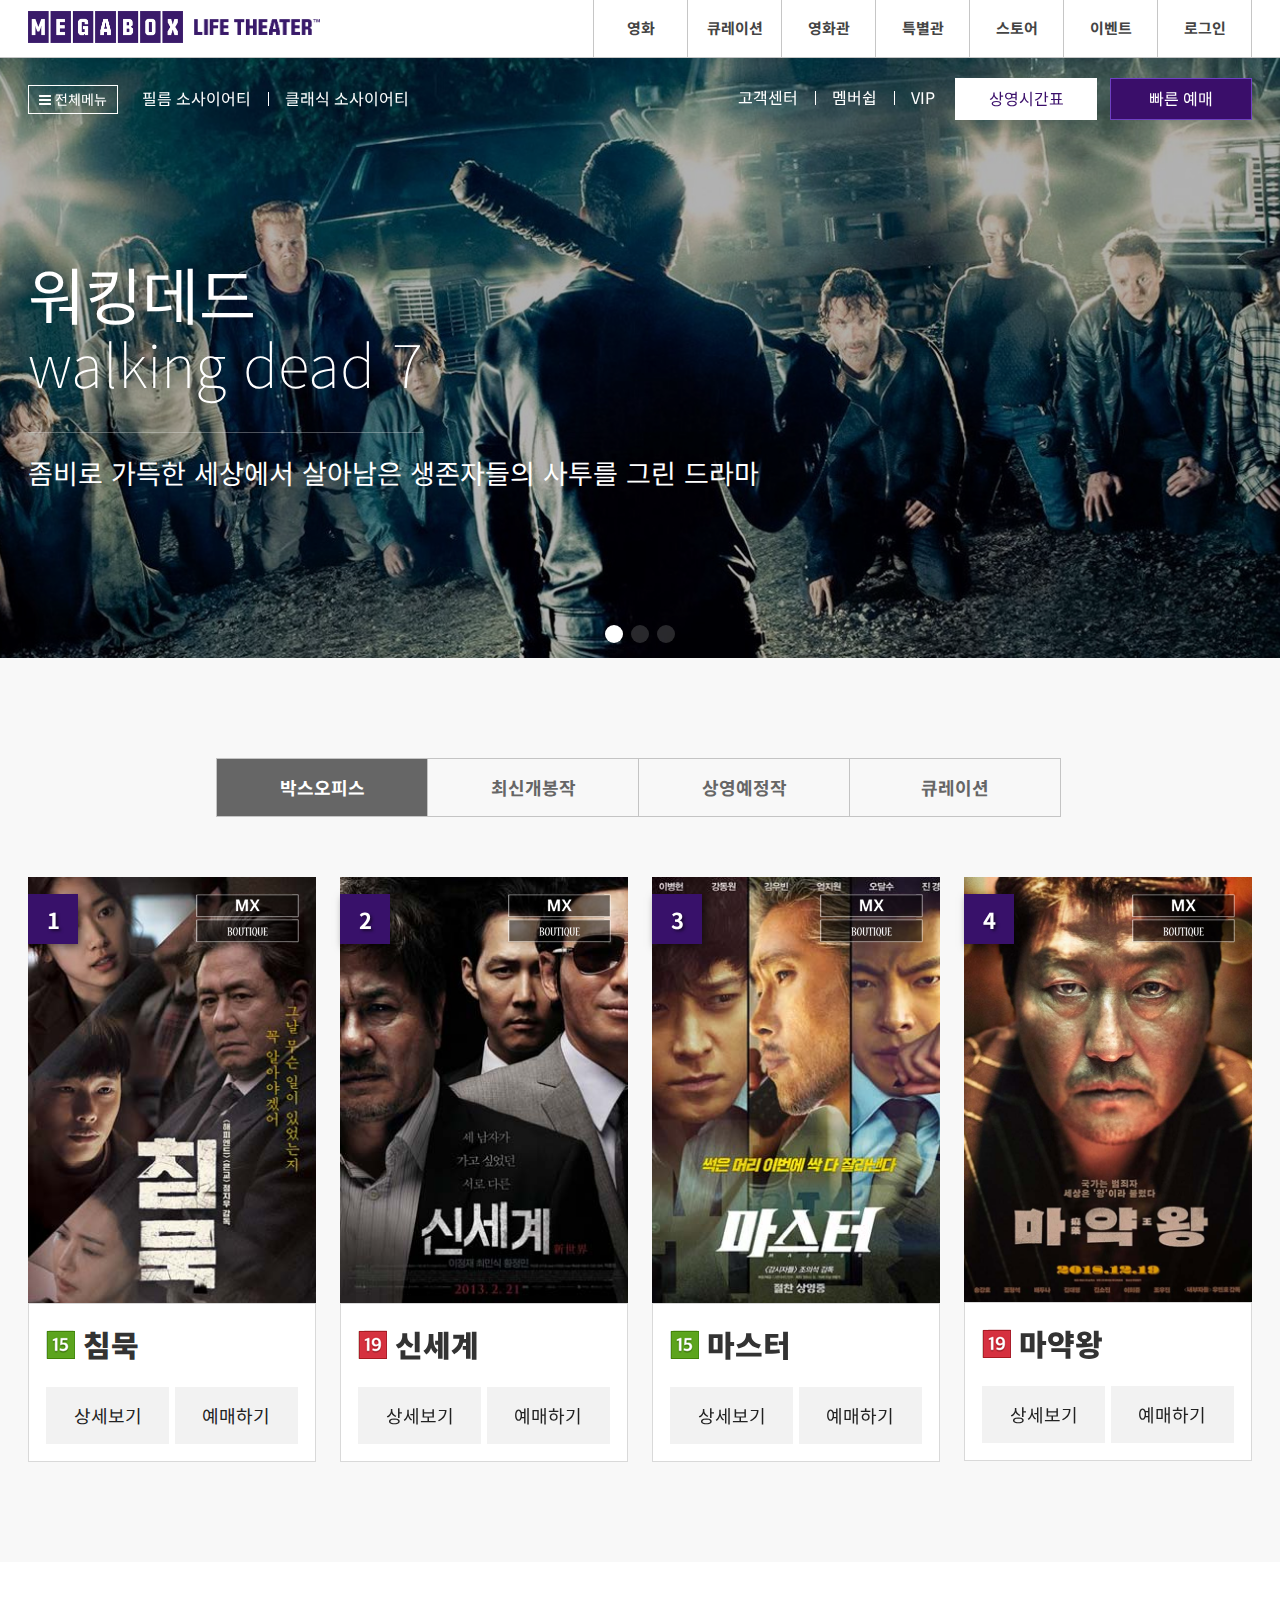
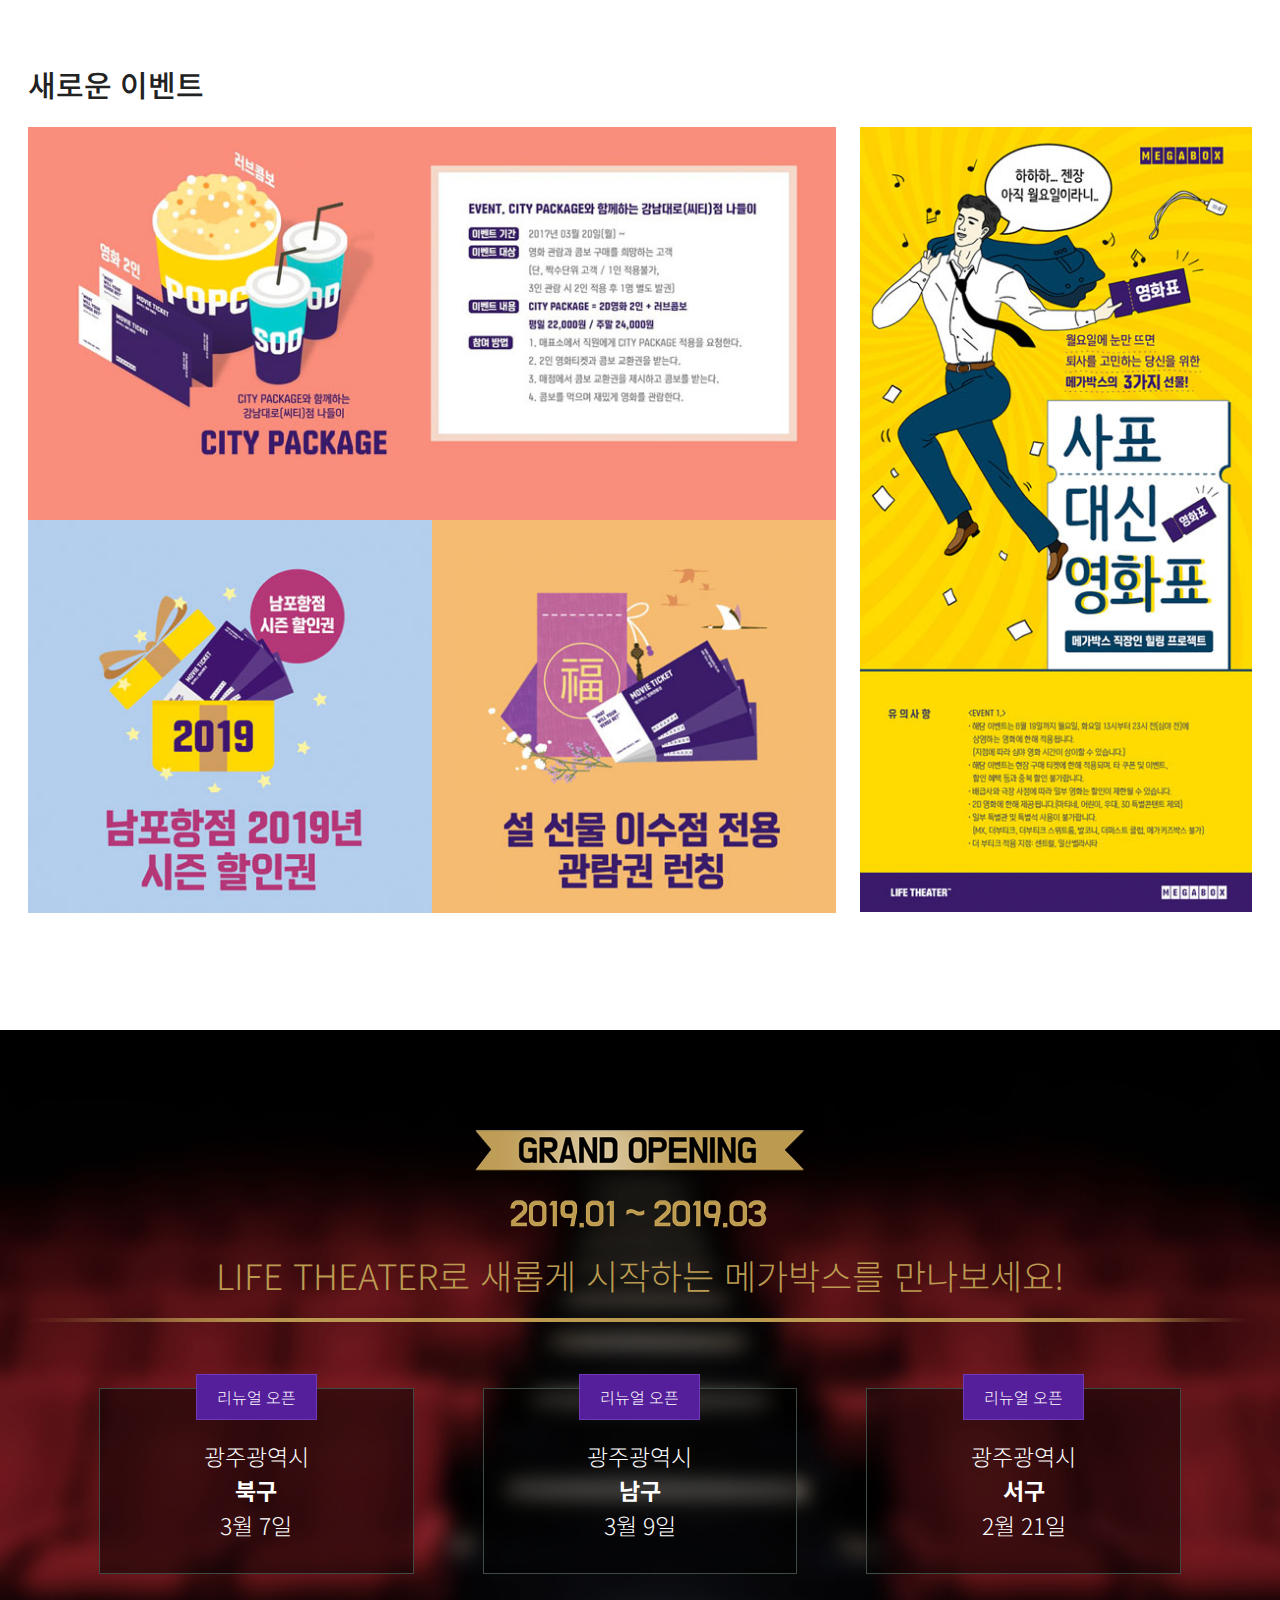
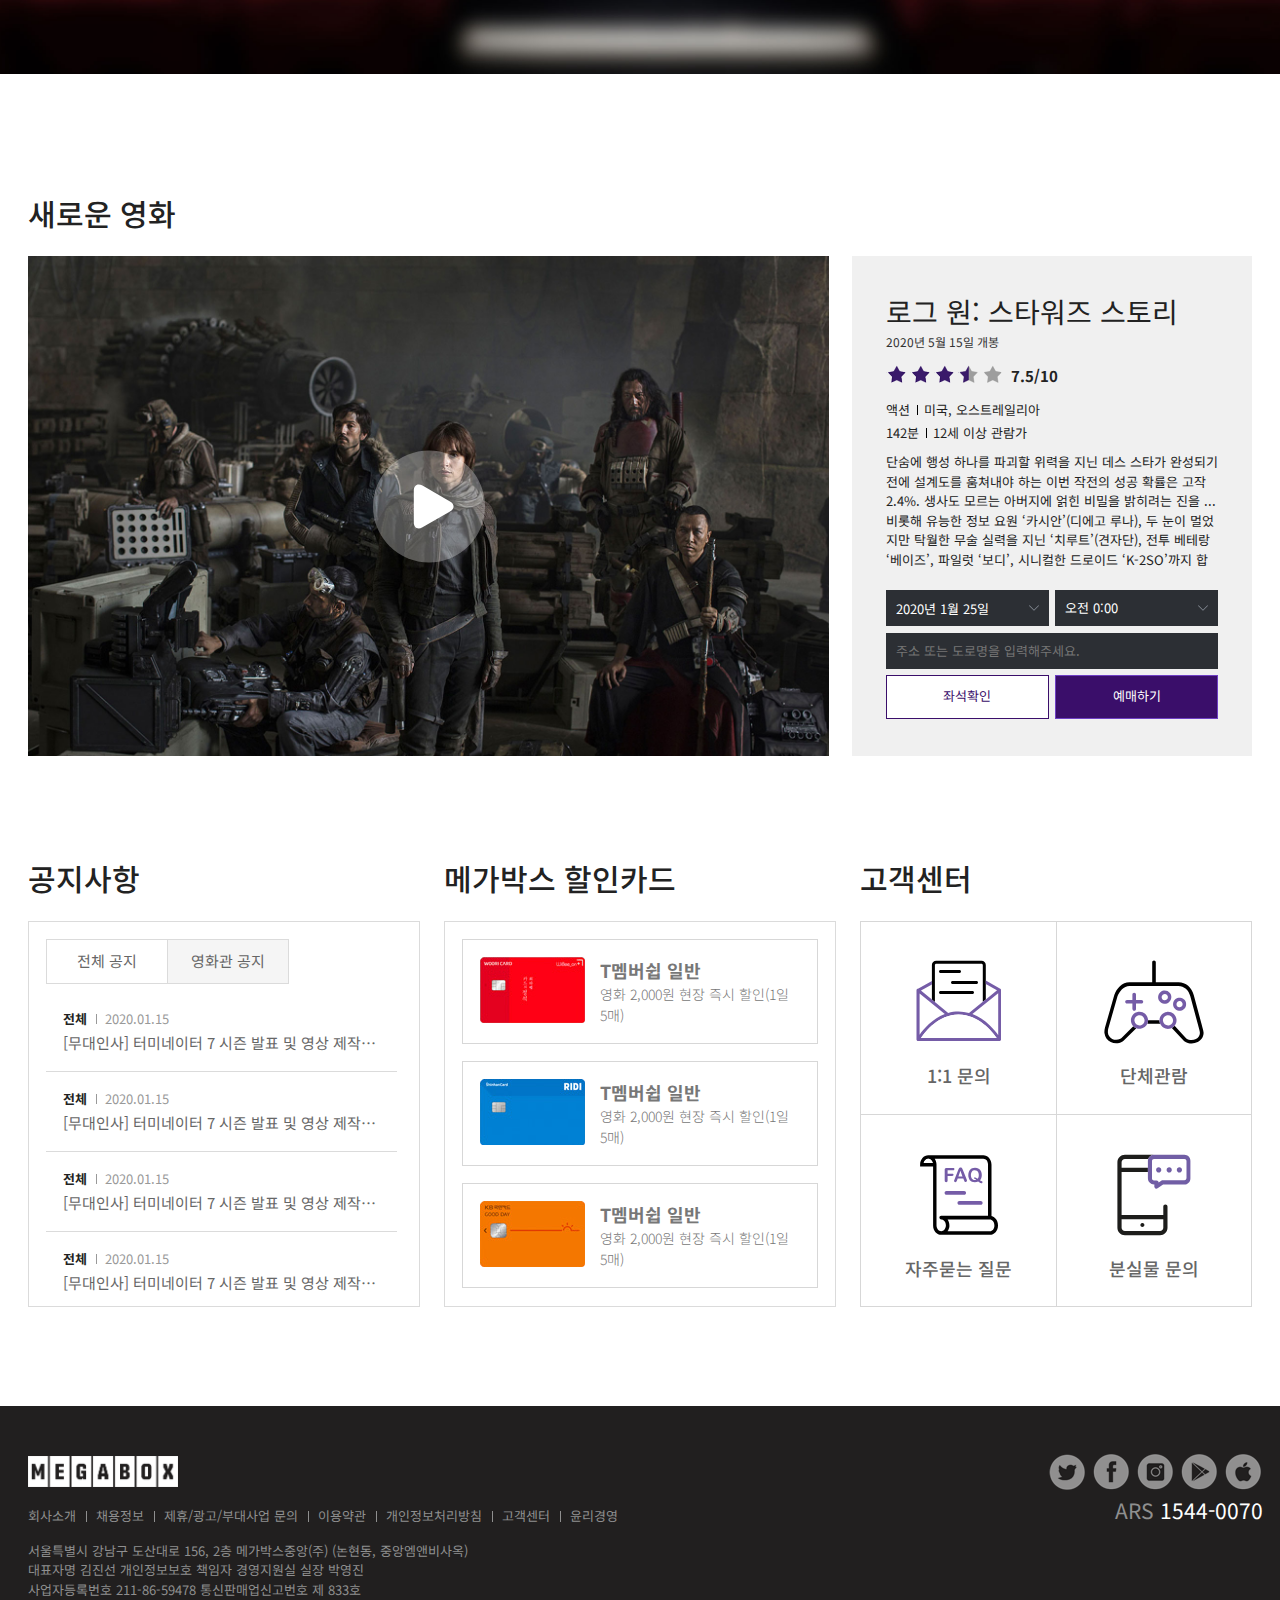
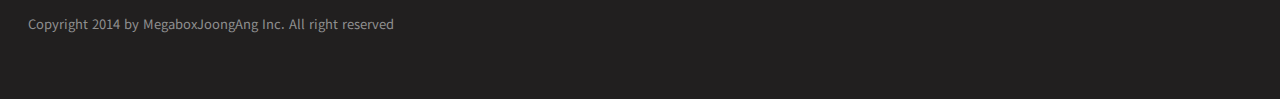
<file: megabox/index.html>
<!DOCTYPE html>
<html lang="ko">
<head>
	<meta charset="UTF-8">
    <meta name="viewport" content="user-scalable=no, initial-scale=1.0, maximum-scale=1.0, minimum-scale=1.0, width=device-width">
    <meta http-equiv="X-UA-Compatible" content="ie=edge">
    <!-- 구 익스플러로에서 화면이 깨질 수 있어서 넣어줌 -->
    <meta name="author" content="SeungWoo">
    <meta name="description" content="메가박스 사이트 따라만들기">
    <meta name="keywords" content="메가박스, 유투브, 영화, 최신영화, 영화관, CGV, 롯데시네마, 사이트 만들기, 따라하기">
    <title>메가박스 사이트 연습</title>

    <!-- CSS -->
    <link rel="stylesheet" href="assets/css/reset.css">
    <link rel="stylesheet" href="assets/css/style.css">
    <link rel="stylesheet" href="assets/css/swiper.css">
    <link rel="stylesheet" href="assets/css/font-awesome.css">

    <!-- 파비콘 -->
    <link rel="shortcut icon" href="assets/icons/favicon.ico">
    <link rel="apple-touch-icon-precomposed" href="assets/icons/favicon_72.png" />
    <link rel="apple-touch-icon-precomposed" sizes="96x96" href="assets/icons/favicon_96.png" />
    <link rel="apple-touch-icon-precomposed" sizes="144x144" href="assets/icons/favicon_144.png" />
    <link rel="apple-touch-icon-precomposed" sizes="192x192" href="assets/icons/favicon_192.png" />

    <!-- 페이스북 메타 태그 -->
    <meta property="og:title" content="메가박스 사이트 따라하기" />
    <meta property="og:url" content="tmddn0525.dothome.co.kr/megabox/index.html" />
    <meta property="og:image" content="img/movie.jpg" />
    <meta property="og:description" content="메가박스 사이트 따라만들기" />
   
    <!-- 트위터 메타 태그 -->
    <meta name="twitter:card" content="summary">
    <meta name="twitter:title" content="메가박스 사이트 따라하기">
    <meta name="twitter:url" content="tmddn0525.dothome.co.kr/megabox/index.html">
    <meta name="twitter:image" content="img/movie.jpg">
    <meta name="twitter:description" content="메가박스 사이트 따라만들기">

    <!-- 웹 폰트 -->
    <link href="https://fonts.googleapis.com/css?family=Noto+Sans+KR:100,300,400,500,700,900&subset=korean" rel="stylesheet">

    <!-- HTLM5shiv ie6~8 -->
    <!--[if lt IE 9]> 
      <script src="assets/js/html5shiv.min.js"></script>
      <script type="text/javascript">
         alert("현재 브라우저는 지원하지 않습니다. 크롬 브라우저를 추천합니다.!");
      </script>
   <![endif]-->
</head>
<body>
    <!-- 스킵 메뉴 -->
    <div id="skip">
        <a rel="bookmark" href="#movie">최신 영화 소식</a>
        <a rel="bookmark" href="#event">새로운 이벤트</a>
        <a rel="bookmark" href="#new">새로운 영화</a>
    </div>
    <!-- //스킵 메뉴 -->

    <header id="header">
        <div class="container">
            <div class="row">
                <div class="header clearfix">
                    <h1>
                        <a href="#">
                            <em><img src="assets/img/logo.png" alt="Megabox"></em>
                            <strong><img src="assets/img/logo-sub.png" alt="Life Theater"></strong>
                        </a>
                    </h1>
                    <nav id="mNav">
                        <h2 class="ir_so">메가박스 전체메뉴</h2>
                        <a href="#" class="ham"><span></span></a>
                    </nav>
                    <nav class="nav">
                        <ul class="clearfix">
                            <li><a href="#">영화</a></li>
                            <li><a href="#">큐레이션</a></li>
                            <li><a href="#">영화관</a></li>
                            <li><a href="#">특별관</a></li>
                            <li><a href="#">스토어</a></li>
                            <li><a href="#">이벤트</a></li>
                            <li><a href="#">로그인</a></li>
                        </ul>
                    </nav>
                </div>
            </div>
        </div>
    </header>
    <!-- //header -->

    <section id="banner">
        <h2 class="ir_so">최신 영화 소식</h2>
        <div class="banner_menu">
            <div class="container">
                <div class="row">
                    <div class="bm_left">
                        <ul>
                            <li class="total"><a href="#"><i class="fa fa-bars" aria-hidden="true"></i> 전체메뉴</a></li>
                            <li class="line"><a href="#">필름 소사이어티</a></li>
                            <li><a href="#">클래식 소사이어티</a></li>
                        </ul>
                    </div>
                    <div class="bm_right">
                        <ul>
                            <li class="line"><a href="#">고객센터</a></li>
                            <li class="line"><a href="#">멤버쉽</a></li>
                            <li><a href="#">VIP</a></li>
                        </ul>
                        <ul>
                            <li class="white"><a href="#">상영시간표</a></li>
                            <li class="purple"><a href="#">빠른 예매</a></li>
                        </ul>
                    </div>
                </div>
            </div>
        </div>
        <div class="slider">
            <div class="swiper-container">
                <div class="swiper-wrapper">
                    <div class="swiper-slide ss1">
                        <div class="container">
                            <div class="row">
                                <h2>워킹데드 <em>walking dead 7</em></h2>
                                <p>좀비로 가득한 세상에서 살아남은 생존자들의 사투를 그린 드라마</p>
                            </div>
                        </div>
                    </div>
                    <div class="swiper-slide ss2">
                        <div class="container">
                            <div class="row">
                                <h2>어벤져스: 엔드게임 <em>Avengers: Endgame</em></h2>
                                <p>인피니티 워 이후 절반만 살아남은 지구 마지막 희망이 된 어벤져스</p>
                            </div>
                        </div>
                    </div>
                    <div class="swiper-slide ss3">
                        <div class="container">
                            <div class="row">
                                <h2>왕좌의 게임 <em>Game Of Thrones</em></h2>
                                <p>허구의 세계인 웨스테로스 대륙의 7개의 국가와<br> 하위 몇 개의 국가들로 구성된 연맹 국가인<br> 칠 왕국의 통치권, 철 왕좌를 차지하기 위한 싸움</p>
                            </div>
                        </div>
                    </div>
                </div>
                <div class="swiper-pagination"></div>
                <div class="swiper-button-prev"></div>
                <div class="swiper-button-next"></div>
            </div>
        </div>
    </section>
    <!-- //banner -->

    <section id="movie">
        <div class="container">
            <div class="row">
                <div class="movie">
                    <h2 class="ir_so">영화 정보</h2>
                    <div class="movie_title">
                        <ul>
                            <li class="active"><a href="#">박스오피스</a></li>
                            <li><a href="#">최신개봉작</a></li>
                            <li><a href="#">상영예정작</a></li>
                            <li><a href="#">큐레이션</a></li>
                        </ul>
                    </div>
                    <div class="movie_chart">
                        <div class="swiper-container2">
                            <div class="chart_cont1 swiper-wrapper">
                                <div class="swiper-slide">
                                    <div class="poster">
                                        <figure>
                                            <img src="assets/img/poster01.jpg" srcset="assets/img/poster01@2.jpg 2x" alt="영화1">
                                        </figure>
                                        <div class="rank">
                                            <strong>1</strong>
                                        </div>
                                        <div class="mx">
                                            <span class="icon m ir_pm">MX</span>
                                            <span class="icon b ir_pm">Boutique</span>
                                        </div>
                                    </div>
                                    <div class="infor">
                                        <h3><span class="icon a15 ir_pm">전체관람가</span> <strong>침묵</strong></h3>
                                        <div class="infor_btn">
                                            <a href="#">상세보기</a>
                                            <a href="#">예매하기</a>
                                        </div>
                                    </div>
                                </div>
                                <div class="swiper-slide">
                                    <div class="poster">
                                        <figure>
                                            <img src="assets/img/poster02.jpg" srcset="assets/img/poster02@2.jpg 2x" alt="영화2">
                                        </figure>
                                        <div class="rank">
                                            <strong>2</strong>
                                        </div>
                                        <div class="mx">
                                            <span class="icon m ir_pm">MX</span>
                                            <span class="icon b ir_pm">Boutique</span>
                                        </div>
                                    </div>
                                    <div class="infor">
                                        <h3><span class="icon a19 ir_pm">전체관람가</span> <strong>신세계</strong></h3>
                                        <div class="infor_btn">
                                            <a href="#">상세보기</a>
                                            <a href="#">예매하기</a>
                                        </div>
                                    </div>
                                </div>
                                <div class="swiper-slide">
                                    <div class="poster">
                                        <figure>
                                            <img src="assets/img/poster03.jpg" srcset="assets/img/poster03@2.jpg 2x" alt="영화3">
                                        </figure>
                                        <div class="rank">
                                            <strong>3</strong>
                                        </div>
                                        <div class="mx">
                                            <span class="icon m ir_pm">MX</span>
                                            <span class="icon b ir_pm">Boutique</span>
                                        </div>
                                    </div>
                                    <div class="infor">
                                        <h3><span class="icon a15 ir_pm">전체관람가</span> <strong>마스터</strong></h3>
                                        <div class="infor_btn">
                                            <a href="#">상세보기</a>
                                            <a href="#">예매하기</a>
                                        </div>
                                    </div>
                                </div>
                                <div class="swiper-slide">
                                    <div class="poster">
                                        <figure>
                                            <img src="assets/img/poster04.jpg" srcset="assets/img/poster04@2.jpg 2x" alt="영화4">
                                        </figure>
                                        <div class="rank">
                                            <strong>4</strong>
                                        </div>
                                        <div class="mx">
                                            <span class="icon m ir_pm">MX</span>
                                            <span class="icon b ir_pm">Boutique</span>
                                        </div>
                                    </div>
                                    <div class="infor">
                                        <h3><span class="icon a19 ir_pm">전체관람가</span> <strong>마약왕</strong></h3>
                                        <div class="infor_btn">
                                            <a href="#">상세보기</a>
                                            <a href="#">예매하기</a>
                                        </div>
                                    </div>
                                </div>
                                <div class="swiper-slide">
                                    <div class="poster">
                                        <figure>
                                            <img src="assets/img/poster05.jpg" srcset="assets/img/poster05@2.jpg 2x" alt="영화5">
                                        </figure>
                                        <div class="rank">
                                            <strong>5</strong>
                                        </div>
                                        <div class="mx">
                                            <span class="icon m ir_pm">MX</span>
                                            <span class="icon b ir_pm">Boutique</span>
                                        </div>
                                    </div>
                                    <div class="infor">
                                        <h3><span class="icon a15 ir_pm">전체관람가</span> <strong>her</strong></h3>
                                        <div class="infor_btn">
                                            <a href="#">상세보기</a>
                                            <a href="#">예매하기</a>
                                        </div>
                                    </div>
                                </div>
                                <div class="swiper-slide">
                                    <div class="poster">
                                        <figure>
                                            <img src="assets/img/poster06.jpg" srcset="assets/img/poster06@2.jpg 2x" alt="영화6">
                                        </figure>
                                        <div class="rank">
                                            <strong>6</strong>
                                        </div>
                                        <div class="mx">
                                            <span class="icon m ir_pm">MX</span>
                                            <span class="icon b ir_pm">Boutique</span>
                                        </div>
                                    </div>
                                    <div class="infor">
                                        <h3><span class="icon a12 ir_pm">전체관람가</span> <strong>괴물</strong></h3>
                                        <div class="infor_btn">
                                            <a href="#">상세보기</a>
                                            <a href="#">예매하기</a>
                                        </div>
                                    </div>
                                </div>
                                <div class="swiper-slide">
                                    <div class="poster">
                                        <figure>
                                            <img src="assets/img/poster07.jpg" srcset="assets/img/poster07@2.jpg 2x" alt="영화7">
                                        </figure>
                                        <div class="rank">
                                            <strong>7</strong>
                                        </div>
                                        <div class="mx">
                                            <span class="icon m ir_pm">MX</span>
                                            <span class="icon b ir_pm">Boutique</span>
                                        </div>
                                    </div>
                                    <div class="infor">
                                        <h3><span class="icon a19 ir_pm">전체관람가</span> <strong>꼭두각시</strong></h3>
                                        <div class="infor_btn">
                                            <a href="#">상세보기</a>
                                            <a href="#">예매하기</a>
                                        </div>
                                    </div>
                                </div>
                                <div class="swiper-slide">
                                    <div class="poster">
                                        <figure>
                                            <img src="assets/img/poster08.jpg" srcset="assets/img/poster08@2.jpg 2x" alt="영화8">
                                        </figure>
                                        <div class="rank">
                                            <strong>8</strong>
                                        </div>
                                        <div class="mx">
                                            <span class="icon m ir_pm">MX</span>
                                            <span class="icon b ir_pm">Boutique</span>
                                        </div>
                                    </div>
                                    <div class="infor">
                                        <h3><span class="icon a15 ir_pm">전체관람가</span> <strong>겟 아웃</strong></h3>
                                        <div class="infor_btn">
                                            <a href="#">상세보기</a>
                                            <a href="#">예매하기</a>
                                        </div>
                                    </div>
                                </div>
                            </div>
                        </div>
                        <!-- //chart_cont1 -->
                        <div class="swiper-container2">
                            <div class="chart_cont2 swiper-wrapper">
                                <div class="swiper-slide">
                                    <div class="poster">
                                        <figure>
                                            <img src="assets/img/poster05.jpg" srcset="assets/img/poster05@2.jpg 2x" alt="영화1">
                                        </figure>
                                        <div class="rank">
                                            <strong>1</strong>
                                        </div>
                                        <div class="mx">
                                            <span class="icon m ir_pm">MX</span>
                                            <span class="icon b ir_pm">Boutique</span>
                                        </div>
                                    </div>
                                    <div class="infor">
                                        <h3><span class="icon a15 ir_pm">전체관람가</span> <strong>her</strong></h3>
                                        <div class="infor_btn">
                                            <a href="#">상세보기</a>
                                            <a href="#">예매하기</a>
                                        </div>
                                    </div>
                                </div>
                                <div class="swiper-slide">
                                    <div class="poster">
                                        <figure>
                                            <img src="assets/img/poster06.jpg" srcset="assets/img/poster06@2.jpg 2x" alt="영화2">
                                        </figure>
                                        <div class="rank">
                                            <strong>2</strong>
                                        </div>
                                        <div class="mx">
                                            <span class="icon m ir_pm">MX</span>
                                            <span class="icon b ir_pm">Boutique</span>
                                        </div>
                                    </div>
                                    <div class="infor">
                                        <h3><span class="icon a12 ir_pm">전체관람가</span> <strong>괴물</strong></h3>
                                        <div class="infor_btn">
                                            <a href="#">상세보기</a>
                                            <a href="#">예매하기</a>
                                        </div>
                                    </div>
                                </div>
                                <div class="swiper-slide">
                                    <div class="poster">
                                        <figure>
                                            <img src="assets/img/poster07.jpg" srcset="assets/img/poster07@2.jpg 2x" alt="영화3">
                                        </figure>
                                        <div class="rank">
                                            <strong>3</strong>
                                        </div>
                                        <div class="mx">
                                            <span class="icon m ir_pm">MX</span>
                                            <span class="icon b ir_pm">Boutique</span>
                                        </div>
                                    </div>
                                    <div class="infor">
                                        <h3><span class="icon a19 ir_pm">전체관람가</span> <strong>꼭두각시</strong></h3>
                                        <div class="infor_btn">
                                            <a href="#">상세보기</a>
                                            <a href="#">예매하기</a>
                                        </div>
                                    </div>
                                </div>
                                <div class="swiper-slide">
                                    <div class="poster">
                                        <figure>
                                            <img src="assets/img/poster08.jpg" srcset="assets/img/poster08@2.jpg 2x" alt="영화4">
                                        </figure>
                                        <div class="rank">
                                            <strong>4</strong>
                                        </div>
                                        <div class="mx">
                                            <span class="icon m ir_pm">MX</span>
                                            <span class="icon b ir_pm">Boutique</span>
                                        </div>
                                    </div>
                                    <div class="infor">
                                        <h3><span class="icon a15 ir_pm">전체관람가</span> <strong>겟 아웃</strong></h3>
                                        <div class="infor_btn">
                                            <a href="#">상세보기</a>
                                            <a href="#">예매하기</a>
                                        </div>
                                    </div>
                                </div>
                                <div class="swiper-slide">
                                    <div class="poster">
                                        <figure>
                                            <img src="assets/img/poster01.jpg" srcset="assets/img/poster01@2.jpg 2x" alt="영화5">
                                        </figure>
                                        <div class="rank">
                                            <strong>5</strong>
                                        </div>
                                        <div class="mx">
                                            <span class="icon m ir_pm">MX</span>
                                            <span class="icon b ir_pm">Boutique</span>
                                        </div>
                                    </div>
                                    <div class="infor">
                                        <h3><span class="icon a15 ir_pm">전체관람가</span> <strong>침묵</strong></h3>
                                        <div class="infor_btn">
                                            <a href="#">상세보기</a>
                                            <a href="#">예매하기</a>
                                        </div>
                                    </div>
                                </div>
                                <div class="swiper-slide">
                                    <div class="poster">
                                        <figure>
                                            <img src="assets/img/poster02.jpg" srcset="assets/img/poster02@2.jpg 2x" alt="영화6">
                                        </figure>
                                        <div class="rank">
                                            <strong>6</strong>
                                        </div>
                                        <div class="mx">
                                            <span class="icon m ir_pm">MX</span>
                                            <span class="icon b ir_pm">Boutique</span>
                                        </div>
                                    </div>
                                    <div class="infor">
                                        <h3><span class="icon a19 ir_pm">전체관람가</span> <strong>신세계</strong></h3>
                                        <div class="infor_btn">
                                            <a href="#">상세보기</a>
                                            <a href="#">예매하기</a>
                                        </div>
                                    </div>
                                </div>
                                <div class="swiper-slide">
                                    <div class="poster">
                                        <figure>
                                            <img src="assets/img/poster03.jpg" srcset="assets/img/poster03@2.jpg 2x" alt="영화7">
                                        </figure>
                                        <div class="rank">
                                            <strong>7</strong>
                                        </div>
                                        <div class="mx">
                                            <span class="icon m ir_pm">MX</span>
                                            <span class="icon b ir_pm">Boutique</span>
                                        </div>
                                    </div>
                                    <div class="infor">
                                        <h3><span class="icon a15 ir_pm">전체관람가</span> <strong>마스터</strong></h3>
                                        <div class="infor_btn">
                                            <a href="#">상세보기</a>
                                            <a href="#">예매하기</a>
                                        </div>
                                    </div>
                                </div>
                                <div class="swiper-slide">
                                    <div class="poster">
                                        <figure>
                                            <img src="assets/img/poster04.jpg" srcset="assets/img/poster04@2.jpg 2x" alt="영화8">
                                        </figure>
                                        <div class="rank">
                                            <strong>8</strong>
                                        </div>
                                        <div class="mx">
                                            <span class="icon m ir_pm">MX</span>
                                            <span class="icon b ir_pm">Boutique</span>
                                        </div>
                                    </div>
                                    <div class="infor">
                                        <h3><span class="icon a19 ir_pm">전체관람가</span> <strong>마약왕</strong></h3>
                                        <div class="infor_btn">
                                            <a href="#">상세보기</a>
                                            <a href="#">예매하기</a>
                                        </div>
                                    </div>
                                </div>
                            </div>
                        </div>
                        <!-- //chart_cont2 -->
                        <div class="swiper-container2">
                            <div class="chart_cont3 swiper-wrapper">
                                <div class="swiper-slide">
                                    <div class="poster">
                                        <figure>
                                            <img src="assets/img/poster06.jpg" srcset="assets/img/poster06@2.jpg 2x" alt="영화1">
                                        </figure>
                                        <div class="rank">
                                            <strong>1</strong>
                                        </div>
                                        <div class="mx">
                                            <span class="icon m ir_pm">MX</span>
                                            <span class="icon b ir_pm">Boutique</span>
                                        </div>
                                    </div>
                                    <div class="infor">
                                        <h3><span class="icon a12 ir_pm">전체관람가</span> <strong>괴물</strong></h3>
                                        <div class="infor_btn">
                                            <a href="#">상세보기</a>
                                            <a href="#">예매하기</a>
                                        </div>
                                    </div>
                                </div>
                                <div class="swiper-slide">
                                    <div class="poster">
                                        <figure>
                                            <img src="assets/img/poster07.jpg" srcset="assets/img/poster07@2.jpg 2x" alt="영화2">
                                        </figure>
                                        <div class="rank">
                                            <strong>2</strong>
                                        </div>
                                        <div class="mx">
                                            <span class="icon m ir_pm">MX</span>
                                            <span class="icon b ir_pm">Boutique</span>
                                        </div>
                                    </div>
                                    <div class="infor">
                                        <h3><span class="icon a19 ir_pm">전체관람가</span> <strong>꼭두각시</strong></h3>
                                        <div class="infor_btn">
                                            <a href="#">상세보기</a>
                                            <a href="#">예매하기</a>
                                        </div>
                                    </div>
                                </div>
                                <div class="swiper-slide">
                                    <div class="poster">
                                        <figure>
                                            <img src="assets/img/poster08.jpg" srcset="assets/img/poster08@2.jpg 2x" alt="영화3">
                                        </figure>
                                        <div class="rank">
                                            <strong>3</strong>
                                        </div>
                                        <div class="mx">
                                            <span class="icon m ir_pm">MX</span>
                                            <span class="icon b ir_pm">Boutique</span>
                                        </div>
                                    </div>
                                    <div class="infor">
                                        <h3><span class="icon a15 ir_pm">전체관람가</span> <strong>겟 아웃</strong></h3>
                                        <div class="infor_btn">
                                            <a href="#">상세보기</a>
                                            <a href="#">예매하기</a>
                                        </div>
                                    </div>
                                </div>
                                <div class="swiper-slide">
                                    <div class="poster">
                                        <figure>
                                            <img src="assets/img/poster09.jpg" srcset="assets/img/poster09@2.jpg 2x" alt="영화4">
                                        </figure>
                                        <div class="rank">
                                            <strong>4</strong>
                                        </div>
                                        <div class="mx">
                                            <span class="icon m ir_pm">MX</span>
                                            <span class="icon b ir_pm">Boutique</span>
                                        </div>
                                    </div>
                                    <div class="infor">
                                        <h3><span class="icon a15 ir_pm">전체관람가</span> <strong>문라이트</strong></h3>
                                        <div class="infor_btn">
                                            <a href="#">상세보기</a>
                                            <a href="#">예매하기</a>
                                        </div>
                                    </div>
                                </div>
                                <div class="swiper-slide">
                                        <div class="poster">
                                            <figure>
                                                <img src="assets/img/poster01.jpg" srcset="assets/img/poster01@2.jpg 2x" alt="영화5">
                                            </figure>
                                            <div class="rank">
                                                <strong>5</strong>
                                            </div>
                                            <div class="mx">
                                                <span class="icon m ir_pm">MX</span>
                                                <span class="icon b ir_pm">Boutique</span>
                                            </div>
                                        </div>
                                        <div class="infor">
                                            <h3><span class="icon a15 ir_pm">전체관람가</span> <strong>침묵</strong></h3>
                                            <div class="infor_btn">
                                                <a href="#">상세보기</a>
                                                <a href="#">예매하기</a>
                                            </div>
                                        </div>
                                </div>
                                <div class="swiper-slide">
                                    <div class="poster">
                                        <figure>
                                            <img src="assets/img/poster02.jpg" srcset="assets/img/poster02@2.jpg 2x" alt="영화6">
                                        </figure>
                                        <div class="rank">
                                            <strong>6</strong>
                                        </div>
                                        <div class="mx">
                                            <span class="icon m ir_pm">MX</span>
                                            <span class="icon b ir_pm">Boutique</span>
                                        </div>
                                    </div>
                                    <div class="infor">
                                        <h3><span class="icon a19 ir_pm">전체관람가</span> <strong>신세계</strong></h3>
                                        <div class="infor_btn">
                                            <a href="#">상세보기</a>
                                            <a href="#">예매하기</a>
                                        </div>
                                    </div>
                                </div>
                                <div class="swiper-slide">
                                    <div class="poster">
                                        <figure>
                                            <img src="assets/img/poster03.jpg" srcset="assets/img/poster03@2.jpg 2x" alt="영화7">
                                        </figure>
                                        <div class="rank">
                                            <strong>7</strong>
                                        </div>
                                        <div class="mx">
                                            <span class="icon m ir_pm">MX</span>
                                            <span class="icon b ir_pm">Boutique</span>
                                        </div>
                                    </div>
                                    <div class="infor">
                                        <h3><span class="icon a15 ir_pm">전체관람가</span> <strong>마스터</strong></h3>
                                        <div class="infor_btn">
                                            <a href="#">상세보기</a>
                                            <a href="#">예매하기</a>
                                        </div>
                                    </div>
                                </div>
                                <div class="swiper-slide">
                                    <div class="poster">
                                        <figure>
                                            <img src="assets/img/poster04.jpg" srcset="assets/img/poster04@2.jpg 2x" alt="영화8">
                                        </figure>
                                        <div class="rank">
                                            <strong>8</strong>
                                        </div>
                                        <div class="mx">
                                            <span class="icon m ir_pm">MX</span>
                                            <span class="icon b ir_pm">Boutique</span>
                                        </div>
                                    </div>
                                    <div class="infor">
                                        <h3><span class="icon a19 ir_pm">전체관람가</span> <strong>마약왕</strong></h3>
                                        <div class="infor_btn">
                                            <a href="#">상세보기</a>
                                            <a href="#">예매하기</a>
                                        </div>
                                    </div>
                                </div>
                            </div>
                        </div>
                        <!-- //chart_cont3 -->
                        <div class="swiper-container2">
                            <div class="chart_cont4 swiper-wrapper">
                                <div class="swiper-slide">
                                    <div class="poster">
                                        <figure>
                                            <img src="assets/img/poster10.jpg" srcset="assets/img/poster10@2.jpg 2x" alt="영화1">
                                        </figure>
                                        <div class="rank">
                                            <strong>1</strong>
                                        </div>
                                        <div class="mx">
                                            <span class="icon m ir_pm">MX</span>
                                            <span class="icon b ir_pm">Boutique</span>
                                        </div>
                                    </div>
                                    <div class="infor">
                                        <h3><span class="icon a12 ir_pm">전체관람가</span> <strong>보헤미안랩소디</strong></h3>
                                        <div class="infor_btn">
                                            <a href="#">상세보기</a>
                                            <a href="#">예매하기</a>
                                        </div>
                                    </div>
                                </div>
                                <div class="swiper-slide">
                                    <div class="poster">
                                        <figure>
                                            <img src="assets/img/poster09.jpg" srcset="assets/img/poster09@2.jpg 2x" alt="영화2">
                                        </figure>
                                        <div class="rank">
                                            <strong>2</strong>
                                        </div>
                                        <div class="mx">
                                            <span class="icon m ir_pm">MX</span>
                                            <span class="icon b ir_pm">Boutique</span>
                                        </div>
                                    </div>
                                    <div class="infor">
                                        <h3><span class="icon a15 ir_pm">전체관람가</span> <strong>문라이트</strong></h3>
                                        <div class="infor_btn">
                                            <a href="#">상세보기</a>
                                            <a href="#">예매하기</a>
                                        </div>
                                    </div>
                                </div>
                                <div class="swiper-slide">
                                    <div class="poster">
                                        <figure>
                                            <img src="assets/img/poster08.jpg" srcset="assets/img/poster08@2.jpg 2x" alt="영화3">
                                        </figure>
                                        <div class="rank">
                                            <strong>3</strong>
                                        </div>
                                        <div class="mx">
                                            <span class="icon m ir_pm">MX</span>
                                            <span class="icon b ir_pm">Boutique</span>
                                        </div>
                                    </div>
                                    <div class="infor">
                                        <h3><span class="icon a15 ir_pm">전체관람가</span> <strong>겟 아웃</strong></h3>
                                        <div class="infor_btn">
                                            <a href="#">상세보기</a>
                                            <a href="#">예매하기</a>
                                        </div>
                                    </div>
                                </div>
                                <div class="swiper-slide">
                                    <div class="poster">
                                        <figure>
                                            <img src="assets/img/poster07.jpg" srcset="assets/img/poster07@2.jpg 2x" alt="영화4">
                                        </figure>
                                        <div class="rank">
                                            <strong>4</strong>
                                        </div>
                                        <div class="mx">
                                            <span class="icon m ir_pm">MX</span>
                                            <span class="icon b ir_pm">Boutique</span>
                                        </div>
                                    </div>
                                    <div class="infor">
                                        <h3><span class="icon a19 ir_pm">전체관람가</span> <strong>꼭두각시</strong></h3>
                                        <div class="infor_btn">
                                            <a href="#">상세보기</a>
                                            <a href="#">예매하기</a>
                                        </div>
                                    </div>
                                </div>
                                <div class="swiper-slide">
                                    <div class="poster">
                                        <figure>
                                            <img src="assets/img/poster01.jpg" srcset="assets/img/poster01@2.jpg 2x" alt="영화5">
                                        </figure>
                                        <div class="rank">
                                            <strong>5</strong>
                                        </div>
                                        <div class="mx">
                                            <span class="icon m ir_pm">MX</span>
                                            <span class="icon b ir_pm">Boutique</span>
                                        </div>
                                    </div>
                                    <div class="infor">
                                        <h3><span class="icon a15 ir_pm">전체관람가</span> <strong>침묵</strong></h3>
                                        <div class="infor_btn">
                                            <a href="#">상세보기</a>
                                            <a href="#">예매하기</a>
                                        </div>
                                    </div>
                                </div>
                                <div class="swiper-slide">
                                    <div class="poster">
                                        <figure>
                                            <img src="assets/img/poster02.jpg" srcset="assets/img/poster02@2.jpg 2x" alt="영화6">
                                        </figure>
                                        <div class="rank">
                                            <strong>6</strong>
                                        </div>
                                        <div class="mx">
                                            <span class="icon m ir_pm">MX</span>
                                            <span class="icon b ir_pm">Boutique</span>
                                        </div>
                                    </div>
                                    <div class="infor">
                                        <h3><span class="icon a19 ir_pm">전체관람가</span> <strong>신세계</strong></h3>
                                        <div class="infor_btn">
                                            <a href="#">상세보기</a>
                                            <a href="#">예매하기</a>
                                        </div>
                                    </div>
                                </div>
                                <div class="swiper-slide">
                                    <div class="poster">
                                        <figure>
                                            <img src="assets/img/poster03.jpg" srcset="assets/img/poster03@2.jpg 2x" alt="영화7">
                                        </figure>
                                        <div class="rank">
                                            <strong>7</strong>
                                        </div>
                                        <div class="mx">
                                            <span class="icon m ir_pm">MX</span>
                                            <span class="icon b ir_pm">Boutique</span>
                                        </div>
                                    </div>
                                    <div class="infor">
                                        <h3><span class="icon a15 ir_pm">전체관람가</span> <strong>마스터</strong></h3>
                                        <div class="infor_btn">
                                            <a href="#">상세보기</a>
                                            <a href="#">예매하기</a>
                                        </div>
                                    </div>
                                </div>
                                <div class="swiper-slide">
                                    <div class="poster">
                                        <figure>
                                            <img src="assets/img/poster04.jpg" srcset="assets/img/poster04@2.jpg 2x" alt="영화8">
                                        </figure>
                                        <div class="rank">
                                            <strong>8</strong>
                                        </div>
                                        <div class="mx">
                                            <span class="icon m ir_pm">MX</span>
                                            <span class="icon b ir_pm">Boutique</span>
                                        </div>
                                    </div>
                                    <div class="infor">
                                        <h3><span class="icon a19 ir_pm">전체관람가</span> <strong>마약왕</strong></h3>
                                        <div class="infor_btn">
                                            <a href="#">상세보기</a>
                                            <a href="#">예매하기</a>
                                        </div>
                                    </div>
                                </div>
                            </div>
                        </div>
                        <!-- //chart_cont4 -->
                    </div>
                </div>
            </div>
        </div>

    </section>
    <!-- //movie -->

    <section id="event">
        <div class="container">
            <div class="row">
                <div class="event">
                    <h2>새로운 이벤트</h2>
                    <div class="event_left">
                        <div class="event_slider">
                            <img src="assets/img/event01.jpg" srcset="assets/img/event01@2.jpg 2x" alt="시티 패키지">
                        </div>
                        <div class="event_box1">
                            <img src="assets/img/event02.jpg" srcset="assets/img/event02@2.jpg 2x" alt="남포항점 2019 시즌할인">
                        </div>
                        <div class="event_box2">
                            <img src="assets/img/event03.jpg" srcset="assets/img/event03@2.jpg 2x" alt="설 선물 이수점 전용 관람권 런칭">
                        </div>
                    </div>
                    <div class="event_right">
                        <img src="assets/img/event04.jpg" srcset="assets/img/event04@2.jpg 2x" alt="사표 대신 영화표">
                    </div>
                </div>
            </div>
        </div>
    </section>
    <!-- //event -->

    <section id="opening">
        <div class="container">
            <div class="row">
                <div class="opening">
                    <h2><span class="grand icon ir_pm">Grand Opening</span></h2>
                    <strong class="date icon ir_pm">2020.01 ~ 2020.03</strong>
                    <p class="desc">LIFE THEATER로 새롭게 시작하는 메가박스를 만나보세요!</p>
                    <div class="open_box">
                        <div>
                            <h3>리뉴얼 오픈</h3>
                            <p><em>광주광역시</em><strong>북구</strong>3월 7일</p>
                        </div>
                        <div>
                            <h3>리뉴얼 오픈</h3>
                            <p><em>광주광역시</em><strong>남구</strong>3월 9일</p>
                        </div>
                        <div>
                            <h3>리뉴얼 오픈</h3>
                            <p><em>광주광역시</em><strong>서구</strong>2월 21일</p>
                        </div>
                    </div>
                </div>
            </div>
        </div>
    </section>
    <!-- //opening -->

    <section id="new">
        <div class="container">
            <div class="row">
                <div class="new">
                    <h2>새로운 영화</h2>
                    <div class="new_left">
                        <div class="play" id="showTrailer" data-youtube="F1239ZePXfM">
                            <svg version="1.1" id="Layer_1" xmlns="http://www.w3.org/2000/svg" xmlns:xlink="http://www.w3.org/1999/xlink" x="0px" y="0px"
                            viewBox="0 0 120 120" style="enable-background:new 0 0 120 120;" xml:space="preserve">
                                <circle class="st0" cx="60" cy="60.4" r="56"/>
                                <path class="st1" d="M81,65.4c4.8-2.8,4.8-7.2,0-10L53.5,39.6c-4.8-2.8-8.7-0.5-8.7,5v31.7c0,5.5,3.9,7.8,8.7,5L81,65.4z"/>
                            </svg>
                        </div>
                    </div>
                    <div class="new_right">
                        <div class="title">로그 원: 스타워즈 스토리</div>
                        <span class="release">2020년 5월 15일 개봉</span>
                        <div class="star">
                            <span class="icon star1"></span>
                            <span class="icon star1"></span>
                            <span class="icon star1"></span>
                            <span class="icon star2"></span>
                            <span class="icon star0"></span>
                            <strong>7.5/10</strong>
                        </div>
                        <ul class="summary">
                            <li class="genre"><span class="bar">액션</span><span>미국, 오스트레일리아</span></li>
                            <li class="age"><span class="bar">142분</span><span>12세 이상 관람가</span></li>
                            <li class="desc">단숨에 행성 하나를 파괴할 위력을 지닌 데스 스타가 완성되기 전에 설계도를 훔쳐내야 하는 이번 작전의 성공 확률은 고작 2.4%. 생사도 모르는 아버지에 얽힌 비밀을 밝히려는 진을 ...비롯해 유능한 정보 요원 ‘카시안’(디에고 루나), 두 눈이 멀었지만 탁월한 무술 실력을 지닌 ‘치루트’(견자단), 전투 베테랑 ‘베이즈’, 파일럿 ‘보디’, 시니컬한 드로이드 ‘K-2SO’까지 합류, 거대한 전쟁을 끝낼 ‘로그 원’이 이끄는 가장 비밀스런 작전이 시작되는데…</li>
                        </ul>
                        <div class="select">
                            <div class="s1">
                                <label for="udate" class="ir_so">날짜</label>
                                <input type="text" id="udate" name="udate" value="2020년 1월 25일" class="ui_select2">
                            </div>
                            <div class="s2">
                                <label for="utime" class="ir_so">시간</label>
                                <select id="utime" name="utime" class="ui_select2">
                                    <option value="오전 0:00">오전 0:00</option>
                                    <option value="오전 1:00">오전 1:00</option>
                                    <option value="오전 2:00">오전 2:00</option>
                                    <option value="오전 3:00">오전 3:00</option>
                                    <option value="오전 4:00">오전 4:00</option>
                                    <option value="오전 5:00">오전 5:00</option>
                                    <option value="오전 6:00">오전 6:00</option>
                                    <option value="오전 7:00">오전 7:00</option>
                                    <option value="오전 8:00">오전 8:00</option>
                                    <option value="오전 9:00">오전 9:00</option>
                                    <option value="오전 10:00">오전 10:00</option>
                                    <option value="오전 11:00">오전 11:00</option>
                                    <option value="오전 12:00">오전 12:00</option>
                                    <option value="오후 1:00">오후 1:00</option>
                                    <option value="오후 2:00">오후 2:00</option>
                                    <option value="오후 3:00">오후 3:00</option>
                                    <option value="오후 4:00">오후 4:00</option>
                                    <option value="오후 5:00">오후 5:00</option>
                                    <option value="오후 6:00">오후 6:00</option>
                                    <option value="오후 7:00">오후 7:00</option>
                                    <option value="오후 8:00">오후 8:00</option>
                                    <option value="오후 9:00">오후 9:00</option>
                                    <option value="오후 10:00">오후 10:00</option>
                                    <option value="오후 11:00">오후 11:00</option>
                                    <option value="오후 12:00">오후 12:00</option>
                                </select>
                            </div>
                            <div class="s3">
                                <label for="utext" class="ir_so">주소 또는 도로명을 입력해주세요.</label>
                                <input type="text" id="utext" name="utext" class="ui_input3" placeholder="주소 또는 도로명을 입력해주세요.">
                            </div>
                        </div>
                        <div class="btn">
                                <a href="#" class="white">좌석확인</a>
                                <a href="#" class="purple">예매하기</a>
                        </div>
                    </div>
                </div>
            </div>
        </div>
    </section>
    <!-- //new -->

    <section id="help">
        <div class="container">
            <div class="row">
                <div class="help clearfix">
                    <article class="help_box1">
                        <h3>공지사항</h3>
                        <div class="notice">
                            <ul>
                                <li class="active"><a href="#">전체 공지</a>
                                    <ul>
                                        <li>
                                            <dl>
                                                <dt><strong class="bar">전체</strong> <em>2020.01.15</em></dt>
                                                <dd><a href="#">[무대인사] 터미네이터 7 시즌 발표 및 영상 제작 10주년 기념 라이브</a></dd>
                                            </dl>
                                        </li>
                                        <li>
                                            <dl>
                                                <dt><strong class="bar">전체</strong> <em>2020.01.15</em></dt>
                                                <dd><a href="#">[무대인사] 터미네이터 7 시즌 발표 및 영상 제작 10주년 기념 라이브</a></dd>
                                            </dl>
                                        </li>
                                        <li>
                                            <dl>
                                                <dt><strong class="bar">전체</strong> <em>2020.01.15</em></dt>
                                                <dd><a href="#">[무대인사] 터미네이터 7 시즌 발표 및 영상 제작 10주년 기념 라이브</a></dd>
                                            </dl>
                                        </li>
                                        <li>
                                            <dl>
                                                <dt><strong class="bar">전체</strong> <em>2020.01.15</em></dt>
                                                <dd><a href="#">[무대인사] 터미네이터 7 시즌 발표 및 영상 제작 10주년 기념 라이브</a></dd>
                                            </dl>
                                        </li>
                                    </ul>
                                </li>
                                <li><a href="#">영화관 공지</a>
                                    <ul>
                                        <li>
                                            <dl>
                                                <dt><strong class="bar">북구</strong> <em>2020.01.15</em></dt>
                                                <dd><a href="#">[무대인사] 터미네이터 7 시즌 발표 및 영상 제작 10주년 기념 라이브</a></dd>
                                            </dl>
                                        </li>
                                        <li>
                                            <dl>
                                                <dt><strong class="bar">서구</strong> <em>2020.01.15</em></dt>
                                                <dd><a href="#">[무대인사] 터미네이터 7 시즌 발표 및 영상 제작 10주년 기념 라이브</a></dd>
                                            </dl>
                                        </li>
                                        <li>
                                            <dl>
                                                <dt><strong class="bar">남구</strong> <em>2020.01.15</em></dt>
                                                <dd><a href="#">[무대인사] 터미네이터 7 시즌 발표 및 영상 제작 10주년 기념 라이브</a></dd>
                                            </dl>
                                        </li>
                                        <li>
                                            <dl>
                                                <dt><strong class="bar">동구</strong> <em>2020.01.15</em></dt>
                                                <dd><a href="#">[무대인사] 터미네이터 7 시즌 발표 및 영상 제작 10주년 기념 라이브</a></dd>
                                            </dl>
                                        </li>
                                    </ul>
                                </li>
                            </ul>
                        </div>
                    </article>
                    <article class="help_box2">
                        <h3>메가박스 할인카드</h3>
                        <div class="card">
                            <ul>
                                <li>
                                    <a href="#">
                                        <span><img src="assets/img/card01.jpg" srcset="assets/img/card01.jpg@2 2x" alt="card01"></span>
                                        <strong>T멤버쉽 일반</strong>
                                        <em>영화 2,000원 현장 즉시 할인(1일 5매)</em>
                                    </a>
                                </li>
                                <li>
                                    <a href="#">
                                        <span><img src="assets/img/card02.jpg" srcset="assets/img/card02.jpg@2 2x" alt="card02"></span>
                                        <strong>T멤버쉽 일반</strong>
                                        <em>영화 2,000원 현장 즉시 할인(1일 5매)</em>
                                    </a>
                                </li>
                                <li>
                                    <a href="#">
                                        <span><img src="assets/img/card03.jpg" srcset="assets/img/card03.jpg@2 2x" alt="card03"></span>
                                        <strong>T멤버쉽 일반</strong>
                                        <em>영화 2,000원 현장 즉시 할인(1일 5매)</em>
                                    </a>
                                </li>
                            </ul>
                        </div>
                    </article>
                    <article class="help_box3">
                        <h3>고객센터</h3>
                        <div class="service">
                            <ul>
                                <li>
                                    <a href="#">
                                        <span class="img_svg">
                                            <svg version="1.1" id="Layer_1" xmlns="http://www.w3.org/2000/svg" xmlns:xlink="http://www.w3.org/1999/xlink" x="0px" y="0px"
                                                    viewBox="0 0 120 120" style="enable-background:new 0 0 120 120;" xml:space="preserve">
                                                <g>
                                                    <polygon style="fill:none;" points="86.9,57.4 98.1,48.3 97.9,48.2 86.9,48.2"/>
                                                    <polygon style="fill:none;" points="22.5,48.2 21.9,48.6 32.9,57.6 32.9,48.2"/>
                                                    <polygon style="fill:#FFFFFF;" points="97.9,48.2 86.9,42 86.9,48.2"/>
                                                    <polygon style="fill:#FFFFFF;" points="32.9,42.4 22.5,48.2 32.9,48.2"/>
                                                    <path style="fill:#FFFFFF;" d="M83.9,23c0-0.7-0.6-1.3-1.3-1.3H37.2c-0.7,0-1.3,0.6-1.3,1.3v37L49.2,71c3.2-0.9,6.7-1.4,10.3-1.4
                                                        c3.5,0,7,0.5,10.5,1.5l13.9-11.2V23z M52,40.5c0-0.8,0.7-1.5,1.5-1.5h24c0.8,0,1.5,0.7,1.5,1.5S78.3,42,77.5,42h-24
                                                        C52.7,42,52,41.3,52,40.5z M41.5,31c-0.8,0-1.5-0.7-1.5-1.5s0.7-1.5,1.5-1.5h19c0.8,0,1.5,0.7,1.5,1.5S61.3,31,60.5,31H41.5z
                                                            M73.5,52h-32c-0.8,0-1.5-0.7-1.5-1.5s0.7-1.5,1.5-1.5h32c0.8,0,1.5,0.7,1.5,1.5S74.3,52,73.5,52z"/>
                                                    <path d="M32.9,42.4v5.8v9.4l3,2.5V23c0-0.7,0.6-1.3,1.3-1.3h45.3c0.7,0,1.3,0.6,1.3,1.3v36.8l3-2.4v-9.2V42v-3.4V23
                                                        c0-2.4-1.9-4.3-4.3-4.3H37.2c-2.4,0-4.3,1.9-4.3,4.3v15.9V42.4z"/>
                                                    <path style="fill:#FFFFFF;" d="M73.4,72.1c6,2.3,11.8,6,17.2,11.1c3.8,3.6,6.7,7.1,8.5,9.7V51.4L73.4,72.1z"/>
                                                    <path style="fill:#FFFFFF;" d="M20.6,51.4v41.3c4-5.7,12.6-16,25.2-20.7L20.6,51.4z"/>
                                                    <path style="fill:#755CA7;" d="M101.6,47.1l0.1-0.2l-14.9-8.4V42l11.1,6.2l0.2,0.1l-11.3,9.1l-3,2.4L70,71c-3.4-1-6.9-1.5-10.5-1.5
                                                        c-3.7,0-7.1,0.5-10.3,1.4L35.9,60l-3-2.5l-11-9l0.6-0.3l10.4-5.8v-3.4L19,46.7c-0.2,0-0.4,0-0.6,0.1c-0.5,0.2-0.9,0.8-0.9,1.4v49.3
                                                        c0,0.8,0.7,1.5,1.5,1.5h0.2h81.1h0.2c0.8,0,1.5-0.7,1.5-1.5V48.2C102.1,47.8,102,47.4,101.6,47.1z M99.1,92.9
                                                        c-1.9-2.6-4.7-6.1-8.5-9.7c-5.4-5.1-11.2-8.8-17.2-11.1l25.8-20.8V92.9z M97.7,96H22c4.2-6.2,17.5-23.5,37.5-23.5
                                                        C79.6,72.5,93.3,89.7,97.7,96z M20.6,92.7V51.4L45.8,72C33.2,76.8,24.6,87,20.6,92.7z"/>
                                                    <path style="fill:#FFFFFF;" d="M59.5,72.5c-20,0-33.4,17.2-37.5,23.5h75.7C93.3,89.7,79.6,72.5,59.5,72.5z"/>
                                                    <path d="M62,29.5c0-0.8-0.7-1.5-1.5-1.5h-19c-0.8,0-1.5,0.7-1.5,1.5s0.7,1.5,1.5,1.5h19C61.3,31,62,30.3,62,29.5z"/>
                                                    <path d="M77.5,42c0.8,0,1.5-0.7,1.5-1.5S78.3,39,77.5,39h-24c-0.8,0-1.5,0.7-1.5,1.5s0.7,1.5,1.5,1.5H77.5z"/>
                                                    <path d="M73.5,49h-32c-0.8,0-1.5,0.7-1.5,1.5s0.7,1.5,1.5,1.5h32c0.8,0,1.5-0.7,1.5-1.5S74.3,49,73.5,49z"/>
                                                </g>
                                            </svg>
                                        </span>
                                        <strong>1:1 문의</strong>
                                    </a>
                                </li>
                                <li>
                                    <a href="#">
                                        <span class="img_svg">
                                            <svg version="1.1" id="Layer_1" xmlns="http://www.w3.org/2000/svg" xmlns:xlink="http://www.w3.org/1999/xlink" x="0px" y="0px"
                                                viewBox="0 0 120 120" style="enable-background:new 0 0 120 120;" xml:space="preserve">
                                                <g>
                                                    <polygon style="fill:none;" points="199.9,54.4 211.1,45.3 210.9,45.2 199.9,45.2  "/>
                                                    <polygon style="fill:none;" points="135.5,45.2 134.9,45.6 145.9,54.6 145.9,45.2  "/>
                                                    <polygon style="fill:#FFFFFF;" points="210.9,45.2 199.9,39 199.9,45.2  "/>
                                                    <polygon style="fill:#FFFFFF;" points="145.9,39.4 135.5,45.2 145.9,45.2  "/>
                                                    <path style="fill:#FFFFFF;" d="M196.9,20c0-0.7-0.6-1.3-1.3-1.3h-45.3c-0.7,0-1.3,0.6-1.3,1.3v37L162.2,68c3.2-0.9,6.7-1.4,10.3-1.4
                                                        c3.5,0,7,0.5,10.5,1.5l13.9-11.2V20z M165,37.5c0-0.8,0.7-1.5,1.5-1.5h24c0.8,0,1.5,0.7,1.5,1.5s-0.7,1.5-1.5,1.5h-24
                                                        C165.7,39,165,38.3,165,37.5z M154.5,28c-0.8,0-1.5-0.7-1.5-1.5s0.7-1.5,1.5-1.5h19c0.8,0,1.5,0.7,1.5,1.5s-0.7,1.5-1.5,1.5H154.5z
                                                            M186.5,49h-32c-0.8,0-1.5-0.7-1.5-1.5s0.7-1.5,1.5-1.5h32c0.8,0,1.5,0.7,1.5,1.5S187.3,49,186.5,49z"/>
                                                    <path d="M145.9,39.4v5.8v9.4l3,2.5V20c0-0.7,0.6-1.3,1.3-1.3h45.3c0.7,0,1.3,0.6,1.3,1.3v36.8l3-2.4v-9.2V39v-3.4V20
                                                        c0-2.4-1.9-4.3-4.3-4.3h-45.3c-2.4,0-4.3,1.9-4.3,4.3v15.9V39.4z"/>
                                                    <path style="fill:#FFFFFF;" d="M186.4,69.1c6,2.3,11.8,6,17.2,11.1c3.8,3.6,6.7,7.1,8.5,9.7V48.4L186.4,69.1z"/>
                                                    <path style="fill:#FFFFFF;" d="M133.6,48.4v41.3c4-5.7,12.6-16,25.2-20.7L133.6,48.4z"/>
                                                    <path style="fill:#755CA7;" d="M214.6,44.1l0.1-0.2l-14.9-8.4V39l11.1,6.2l0.2,0.1l-11.3,9.1l-3,2.4L183,68c-3.4-1-6.9-1.5-10.5-1.5
                                                        c-3.7,0-7.1,0.5-10.3,1.4L148.9,57l-3-2.5l-11-9l0.6-0.3l10.4-5.8v-3.4L132,43.7c-0.2,0-0.4,0-0.6,0.1c-0.5,0.2-0.9,0.8-0.9,1.4
                                                        v49.3c0,0.8,0.7,1.5,1.5,1.5h0.2h81.1h0.2c0.8,0,1.5-0.7,1.5-1.5V45.2C215.1,44.8,215,44.4,214.6,44.1z M212.1,89.9
                                                        c-1.9-2.6-4.7-6.1-8.5-9.7c-5.4-5.1-11.2-8.8-17.2-11.1l25.8-20.8V89.9z M210.7,93H135c4.2-6.2,17.5-23.5,37.5-23.5
                                                        C192.6,69.5,206.3,86.7,210.7,93z M133.6,89.7V48.4L158.8,69C146.2,73.8,137.6,84,133.6,89.7z"/>
                                                    <path style="fill:#FFFFFF;" d="M172.5,69.5c-20,0-33.4,17.2-37.5,23.5h75.7C206.3,86.7,192.6,69.5,172.5,69.5z"/>
                                                    <path d="M175,26.5c0-0.8-0.7-1.5-1.5-1.5h-19c-0.8,0-1.5,0.7-1.5,1.5s0.7,1.5,1.5,1.5h19C174.3,28,175,27.3,175,26.5z"/>
                                                    <path d="M190.5,39c0.8,0,1.5-0.7,1.5-1.5s-0.7-1.5-1.5-1.5h-24c-0.8,0-1.5,0.7-1.5,1.5s0.7,1.5,1.5,1.5H190.5z"/>
                                                    <path d="M186.5,46h-32c-0.8,0-1.5,0.7-1.5,1.5s0.7,1.5,1.5,1.5h32c0.8,0,1.5-0.7,1.5-1.5S187.3,46,186.5,46z"/>
                                                    <path style="fill:#FFFFFF;" d="M85.3,65.3c0.8,0.1,1.6-0.2,2.3-0.7c0.6-0.5,1-1.3,1.1-2.1c0.1-0.8-0.2-1.6-0.7-2.3c-0.5-0.6-1.3-1-2.1-1.1
                                                        c-0.1,0-0.2,0-0.3,0c-0.7,0-1.4,0.2-1.9,0.7c-0.6,0.5-1,1.3-1.1,2.1c-0.1,0.8,0.2,1.6,0.7,2.3C83.7,64.8,84.5,65.2,85.3,65.3z"/>
                                                    <path style="fill:#FFFFFF;" d="M70.5,58.2c0.8,0.1,1.6-0.2,2.3-0.7c1.3-1.1,1.5-3,0.5-4.4c-0.6-0.8-1.5-1.2-2.4-1.2c-0.7,0-1.4,0.2-2,0.7
                                                        c-1.3,1.1-1.5,3-0.5,4.4C68.9,57.7,69.6,58.1,70.5,58.2z"/>
                                                    <path style="fill:#FFFFFF;" d="M44.4,69.9c4.7-0.6,9,2.7,9.6,7.4c0,0.3,0.1,0.6,0.1,1h11.4c0.1-4.2,3.2-7.8,7.4-8.3c4.7-0.6,9,2.7,9.6,7.4
                                                        c0.3,2.4-0.5,4.8-1.9,6.5l11.9,12.7c2.7,1.9,6.6,2.1,9.6,0.5c2.5-1.3,4-3.5,4-6.1c0-1-0.7-3.8-1.1-5.1c-0.2-0.9-0.4-1.3-0.4-1.6
                                                        l-8.1-29.9c-1.5-6.2-6.3-10.4-11.9-10.4h-49c-5.6,0-10.1,5.4-11.9,10.4l-9.2,32.1c-0.3,1.1-0.5,2.2-0.4,3.3c0,0.5,0,0.9,0,1.1
                                                        c0.3,2.7,1.9,4.9,4.3,6.1c2.6,1.3,5.6,1.2,8.1-0.2c0.4-0.2,0.8-0.5,1.2-0.8l11.8-11.7c-1.2-1.3-2.1-2.9-2.3-4.8
                                                        C36.5,74.7,39.8,70.5,44.4,69.9z M79,61.5c0.2-1.8,1-3.3,2.4-4.4c1.4-1.1,3.1-1.6,4.8-1.4c1.8,0.2,3.3,1,4.4,2.4s1.6,3.1,1.4,4.8
                                                        c-0.2,1.8-1,3.3-2.4,4.4c-1.2,1-2.6,1.5-4.1,1.5c-0.2,0-0.5,0-0.7,0c-1.8-0.2-3.3-1-4.4-2.4S78.9,63.2,79,61.5z M66.6,50
                                                        c2.8-2.3,7-1.9,9.3,1c2.3,2.8,1.9,7-1,9.3c-1.2,1-2.6,1.5-4.1,1.5c-0.2,0-0.5,0-0.7,0c-1.8-0.2-3.3-1-4.4-2.4
                                                        C63.4,56.4,63.8,52.3,66.6,50z M31.4,59.9c0-1,0.8-1.8,1.8-1.8h5.4v-5.4c0-1,0.8-1.8,1.8-1.8s1.8,0.8,1.8,1.8v5.4h5.4
                                                        c1,0,1.8,0.8,1.8,1.8s-0.8,1.8-1.8,1.8H42V67c0,1-0.8,1.8-1.8,1.8S38.5,68,38.5,67v-5.4h-5.4C32.2,61.7,31.4,60.9,31.4,59.9z"/>
                                                    <path style="fill:#000000;" d="M108.3,84.9c-0.1-0.5-0.3-1-0.3-1.2l-8.2-30.4c-1.9-7.8-8-13-15.3-13H61.8c0-0.1,0-0.1,0-0.2V20.2
                                                        c0-1-0.8-1.8-1.8-1.8s-1.8,0.8-1.8,1.8v19.9c0,0.1,0,0.1,0,0.2H35.5c-7.4,0-13,6.4-15.2,12.8L11,85.4c-0.4,1.4-0.6,2.9-0.6,4.4
                                                        c0,1,0,1.3,0.1,1.4c0.5,3.9,2.7,7.1,6.2,8.8c3.6,1.8,7.9,1.7,11.4-0.3c0.6-0.3,1.2-0.7,1.7-1.2l12.5-12.3c-1.1-0.5-2.1-1.1-3-2
                                                        L27.5,95.9c-0.4,0.3-0.8,0.6-1.2,0.8c-2.5,1.4-5.5,1.5-8.1,0.2c-2.4-1.2-4-3.4-4.3-6.1c0-0.2,0-0.6,0-1.1c0-1.1,0.1-2.3,0.4-3.3
                                                        l9.2-32.1c1.8-5,6.3-10.4,11.9-10.4h49c5.6,0,10.4,4.1,11.9,10.4l8.1,29.9c0,0.3,0.2,0.7,0.4,1.6c0.4,1.3,1.1,4.1,1.1,5.1
                                                        c0,2.6-1.5,4.8-4,6.1c-3.1,1.6-6.9,1.3-9.6-0.5L80.6,83.8c-0.7,0.9-1.7,1.6-2.8,2.2L90,99l0.3,0.2c2.2,1.6,4.8,2.3,7.4,2.3
                                                        c2,0,4.1-0.5,6-1.4c3.7-1.9,5.9-5.3,5.9-9.3C109.5,89.5,109,87.3,108.3,84.9z"/>
                                                    <path style="fill:#000000;" d="M65.5,79.4c-0.1-0.4-0.1-0.8-0.1-1.2H54.1c0,1.2-0.2,2.4-0.7,3.5h12.8C65.9,81,65.6,80.2,65.5,79.4z"/>
                                                    <path style="fill:#FFFFFF;" d="M50.5,77.7c-0.3-2.5-2.5-4.4-5-4.4c-0.2,0-0.4,0-0.6,0c-2.8,0.4-4.7,2.9-4.4,5.7c0.4,2.8,2.9,4.7,5.7,4.4
                                                        C48.9,83,50.9,80.4,50.5,77.7z"/>
                                                    <path style="fill:#755CA7;" d="M54.1,78.2c0-0.3,0-0.6-0.1-1c-0.6-4.7-4.9-8-9.6-7.4c-4.7,0.6-8,4.9-7.4,9.6c0.2,1.9,1.1,3.5,2.3,4.8
                                                        c0.8,0.9,1.8,1.5,3,2c1,0.4,2.1,0.6,3.2,0.6c0.4,0,0.7,0,1.1-0.1c3.1-0.4,5.6-2.4,6.8-5.1C53.8,80.6,54.1,79.4,54.1,78.2z M40.5,79
                                                        c-0.4-2.8,1.6-5.3,4.4-5.7c0.2,0,0.4,0,0.6,0c2.5,0,4.7,1.9,5,4.4c0.4,2.8-1.6,5.3-4.4,5.7C43.4,83.7,40.9,81.7,40.5,79z"/>
                                                    <path style="fill:#FFFFFF;" d="M74.7,83.3c2.8-0.4,4.7-2.9,4.4-5.7c-0.3-2.5-2.5-4.4-5-4.4c-0.2,0-0.4,0-0.6,0c-2.8,0.4-4.7,2.9-4.4,5.7
                                                        C69.4,81.7,71.9,83.7,74.7,83.3z"/>
                                                    <path style="fill:#755CA7;" d="M80.6,83.8c1.5-1.8,2.2-4.1,1.9-6.5c-0.6-4.7-4.9-8-9.6-7.4c-4.3,0.5-7.4,4.2-7.4,8.3c0,0.4,0,0.8,0.1,1.2
                                                        c0.1,0.8,0.3,1.6,0.6,2.3c1.3,3.1,4.4,5.2,7.9,5.2c0.4,0,0.7,0,1.1-0.1c1-0.1,1.9-0.4,2.7-0.8C78.9,85.4,79.8,84.7,80.6,83.8z
                                                            M69,79c-0.4-2.8,1.6-5.3,4.4-5.7c0.2,0,0.4,0,0.6,0c2.5,0,4.7,1.9,5,4.4c0.4,2.8-1.6,5.3-4.4,5.7C71.9,83.7,69.4,81.7,69,79z"/>
                                                    <path style="fill:#755CA7;" d="M38.5,67c0,1,0.8,1.8,1.8,1.8S42,68,42,67v-5.4h5.4c1,0,1.8-0.8,1.8-1.8s-0.8-1.8-1.8-1.8H42v-5.4
                                                        c0-1-0.8-1.8-1.8-1.8s-1.8,0.8-1.8,1.8v5.4h-5.4c-1,0-1.8,0.8-1.8,1.8s0.8,1.8,1.8,1.8h5.4V67z"/>
                                                    <path style="fill:#755CA7;" d="M70.1,61.7c0.2,0,0.5,0,0.7,0c1.5,0,3-0.5,4.1-1.5c2.8-2.3,3.3-6.5,1-9.3c-2.3-2.8-6.5-3.3-9.3-1
                                                        c-2.8,2.3-3.3,6.5-1,9.3C66.8,60.6,68.3,61.5,70.1,61.7z M68.8,52.7c0.6-0.5,1.3-0.7,2-0.7c0.9,0,1.8,0.4,2.4,1.2
                                                        c1.1,1.3,0.9,3.3-0.5,4.4c-0.6,0.5-1.4,0.8-2.3,0.7c-0.8-0.1-1.6-0.5-2.1-1.1C67.3,55.7,67.5,53.8,68.8,52.7z"/>
                                                    <path style="fill:#755CA7;" d="M84.9,68.8c0.2,0,0.5,0,0.7,0c1.5,0,3-0.5,4.1-1.5c1.4-1.1,2.2-2.7,2.4-4.4c0.2-1.8-0.3-3.5-1.4-4.8
                                                        s-2.7-2.2-4.4-2.4c-1.7-0.2-3.5,0.3-4.8,1.4c-1.4,1.1-2.2,2.7-2.4,4.4c-0.2,1.8,0.3,3.5,1.4,4.8S83.2,68.6,84.9,68.8z M82.5,61.9
                                                        c0.1-0.8,0.5-1.6,1.1-2.1c0.6-0.5,1.2-0.7,1.9-0.7c0.1,0,0.2,0,0.3,0c0.8,0.1,1.6,0.5,2.1,1.1c0.5,0.6,0.8,1.5,0.7,2.3
                                                        c-0.1,0.8-0.5,1.6-1.1,2.1c-0.6,0.5-1.5,0.8-2.3,0.7c-0.8-0.1-1.6-0.5-2.1-1.1C82.7,63.5,82.4,62.7,82.5,61.9z"/>
                                                </g>
                                            </svg>
                                        </span>
                                        <strong>단체관람</strong>
                                    </a>
                                </li>
                                <li>
                                    <a href="#">
                                        <span class="img_svg">
                                            <svg version="1.1" id="Layer_1" xmlns="http://www.w3.org/2000/svg" xmlns:xlink="http://www.w3.org/1999/xlink" x="0px" y="0px"
                                                viewBox="0 0 120 120" style="enable-background:new 0 0 120 120;" xml:space="preserve">
                                                <g>
                                                    <polygon style="fill:none;" points="199.9,54.4 211.1,45.3 210.9,45.2 199.9,45.2  "/>
                                                    <polygon style="fill:none;" points="135.5,45.2 134.9,45.6 145.9,54.6 145.9,45.2  "/>
                                                    <polygon style="fill:#FFFFFF;" points="210.9,45.2 199.9,39 199.9,45.2  "/>
                                                    <polygon style="fill:#FFFFFF;" points="145.9,39.4 135.5,45.2 145.9,45.2  "/>
                                                    <path style="fill:#FFFFFF;" d="M196.9,20c0-0.7-0.6-1.3-1.3-1.3h-45.3c-0.7,0-1.3,0.6-1.3,1.3v37L162.2,68c3.2-0.9,6.7-1.4,10.3-1.4
                                                        c3.5,0,7,0.5,10.5,1.5l13.9-11.2V20z M165,37.5c0-0.8,0.7-1.5,1.5-1.5h24c0.8,0,1.5,0.7,1.5,1.5s-0.7,1.5-1.5,1.5h-24
                                                        C165.7,39,165,38.3,165,37.5z M154.5,28c-0.8,0-1.5-0.7-1.5-1.5s0.7-1.5,1.5-1.5h19c0.8,0,1.5,0.7,1.5,1.5s-0.7,1.5-1.5,1.5H154.5z
                                                            M186.5,49h-32c-0.8,0-1.5-0.7-1.5-1.5s0.7-1.5,1.5-1.5h32c0.8,0,1.5,0.7,1.5,1.5S187.3,49,186.5,49z"/>
                                                    <path d="M145.9,39.4v5.8v9.4l3,2.5V20c0-0.7,0.6-1.3,1.3-1.3h45.3c0.7,0,1.3,0.6,1.3,1.3v36.8l3-2.4v-9.2V39v-3.4V20
                                                        c0-2.4-1.9-4.3-4.3-4.3h-45.3c-2.4,0-4.3,1.9-4.3,4.3v15.9V39.4z"/>
                                                    <path style="fill:#FFFFFF;" d="M186.4,69.1c6,2.3,11.8,6,17.2,11.1c3.8,3.6,6.7,7.1,8.5,9.7V48.4L186.4,69.1z"/>
                                                    <path style="fill:#FFFFFF;" d="M133.6,48.4v41.3c4-5.7,12.6-16,25.2-20.7L133.6,48.4z"/>
                                                    <path style="fill:#755CA7;" d="M214.6,44.1l0.1-0.2l-14.9-8.4V39l11.1,6.2l0.2,0.1l-11.3,9.1l-3,2.4L183,68c-3.4-1-6.9-1.5-10.5-1.5
                                                        c-3.7,0-7.1,0.5-10.3,1.4L148.9,57l-3-2.5l-11-9l0.6-0.3l10.4-5.8v-3.4L132,43.7c-0.2,0-0.4,0-0.6,0.1c-0.5,0.2-0.9,0.8-0.9,1.4
                                                        v49.3c0,0.8,0.7,1.5,1.5,1.5h0.2h81.1h0.2c0.8,0,1.5-0.7,1.5-1.5V45.2C215.1,44.8,215,44.4,214.6,44.1z M212.1,89.9
                                                        c-1.9-2.6-4.7-6.1-8.5-9.7c-5.4-5.1-11.2-8.8-17.2-11.1l25.8-20.8V89.9z M210.7,93H135c4.2-6.2,17.5-23.5,37.5-23.5
                                                        C192.6,69.5,206.3,86.7,210.7,93z M133.6,89.7V48.4L158.8,69C146.2,73.8,137.6,84,133.6,89.7z"/>
                                                    <path style="fill:#FFFFFF;" d="M172.5,69.5c-20,0-33.4,17.2-37.5,23.5h75.7C206.3,86.7,192.6,69.5,172.5,69.5z"/>
                                                    <path d="M175,26.5c0-0.8-0.7-1.5-1.5-1.5h-19c-0.8,0-1.5,0.7-1.5,1.5s0.7,1.5,1.5,1.5h19C174.3,28,175,27.3,175,26.5z"/>
                                                    <path d="M190.5,39c0.8,0,1.5-0.7,1.5-1.5s-0.7-1.5-1.5-1.5h-24c-0.8,0-1.5,0.7-1.5,1.5s0.7,1.5,1.5,1.5H190.5z"/>
                                                    <path d="M186.5,46h-32c-0.8,0-1.5,0.7-1.5,1.5s0.7,1.5,1.5,1.5h32c0.8,0,1.5-0.7,1.5-1.5S187.3,46,186.5,46z"/>
                                                    <path style="fill:#FFFFFF;" d="M261.3,167.3c0.8,0.1,1.6-0.2,2.3-0.7c0.6-0.5,1-1.3,1.1-2.1c0.1-0.8-0.2-1.6-0.7-2.3c-0.5-0.6-1.3-1-2.1-1.1
                                                        c-0.1,0-0.2,0-0.3,0c-0.7,0-1.4,0.2-1.9,0.7c-0.6,0.5-1,1.3-1.1,2.1c-0.1,0.8,0.2,1.6,0.7,2.3C259.7,166.8,260.5,167.2,261.3,167.3
                                                        z"/>
                                                    <path style="fill:#FFFFFF;" d="M246.5,160.2c0.8,0.1,1.6-0.2,2.3-0.7c1.3-1.1,1.5-3,0.5-4.4c-0.6-0.8-1.5-1.2-2.4-1.2c-0.7,0-1.4,0.2-2,0.7
                                                        c-1.3,1.1-1.5,3-0.5,4.4C244.9,159.7,245.6,160.1,246.5,160.2z"/>
                                                    <path style="fill:#FFFFFF;" d="M220.4,171.9c4.7-0.6,9,2.7,9.6,7.4c0,0.3,0.1,0.6,0.1,1h11.4c0.1-4.2,3.2-7.8,7.4-8.3c4.7-0.6,9,2.7,9.6,7.4
                                                        c0.3,2.4-0.5,4.8-1.9,6.5l11.9,12.7c2.7,1.9,6.6,2.1,9.6,0.5c2.5-1.3,4-3.5,4-6.1c0-1-0.7-3.8-1.1-5.1c-0.2-0.9-0.4-1.3-0.4-1.6
                                                        l-8.1-29.9c-1.5-6.2-6.3-10.4-11.9-10.4h-49c-5.6,0-10.1,5.4-11.9,10.4l-9.2,32.1c-0.3,1.1-0.5,2.2-0.4,3.3c0,0.5,0,0.9,0,1.1
                                                        c0.3,2.7,1.9,4.9,4.3,6.1c2.6,1.3,5.6,1.2,8.1-0.2c0.4-0.2,0.8-0.5,1.2-0.8l11.8-11.7c-1.2-1.3-2.1-2.9-2.3-4.8
                                                        C212.5,176.7,215.8,172.5,220.4,171.9z M255,163.5c0.2-1.8,1-3.3,2.4-4.4c1.4-1.1,3.1-1.6,4.8-1.4c1.8,0.2,3.3,1,4.4,2.4
                                                        s1.6,3.1,1.4,4.8c-0.2,1.8-1,3.3-2.4,4.4c-1.2,1-2.6,1.5-4.1,1.5c-0.2,0-0.5,0-0.7,0c-1.8-0.2-3.3-1-4.4-2.4S254.9,165.2,255,163.5
                                                        z M242.6,152c2.8-2.3,7-1.9,9.3,1c2.3,2.8,1.9,7-1,9.3c-1.2,1-2.6,1.5-4.1,1.5c-0.2,0-0.5,0-0.7,0c-1.8-0.2-3.3-1-4.4-2.4
                                                        C239.4,158.4,239.8,154.3,242.6,152z M207.4,161.9c0-1,0.8-1.8,1.8-1.8h5.4v-5.4c0-1,0.8-1.8,1.8-1.8s1.8,0.8,1.8,1.8v5.4h5.4
                                                        c1,0,1.8,0.8,1.8,1.8s-0.8,1.8-1.8,1.8H218v5.4c0,1-0.8,1.8-1.8,1.8s-1.8-0.8-1.8-1.8v-5.4h-5.4
                                                        C208.2,163.7,207.4,162.9,207.4,161.9z"/>
                                                    <path class="st3" d="M284.3,186.9c-0.1-0.5-0.3-1-0.3-1.2l-8.2-30.4c-1.9-7.8-8-13-15.3-13h-22.8c0-0.1,0-0.1,0-0.2v-19.9
                                                        c0-1-0.8-1.8-1.8-1.8s-1.8,0.8-1.8,1.8v19.9c0,0.1,0,0.1,0,0.2h-22.8c-7.4,0-13,6.4-15.2,12.8l-9.2,32.3c-0.4,1.4-0.6,2.9-0.6,4.4
                                                        c0,1,0,1.3,0.1,1.4c0.5,3.9,2.7,7.1,6.2,8.8c3.6,1.8,7.9,1.7,11.4-0.3c0.6-0.3,1.2-0.7,1.7-1.2l12.5-12.3c-1.1-0.5-2.1-1.1-3-2
                                                        l-11.8,11.7c-0.4,0.3-0.8,0.6-1.2,0.8c-2.5,1.4-5.5,1.5-8.1,0.2c-2.4-1.2-4-3.4-4.3-6.1c0-0.2,0-0.6,0-1.1c0-1.1,0.1-2.3,0.4-3.3
                                                        l9.2-32.1c1.8-5,6.3-10.4,11.9-10.4h49c5.6,0,10.4,4.1,11.9,10.4l8.1,29.9c0,0.3,0.2,0.7,0.4,1.6c0.4,1.3,1.1,4.1,1.1,5.1
                                                        c0,2.6-1.5,4.8-4,6.1c-3.1,1.6-6.9,1.3-9.6-0.5l-11.9-12.7c-0.7,0.9-1.7,1.6-2.8,2.2l12.2,13l0.3,0.2c2.2,1.6,4.8,2.3,7.4,2.3
                                                        c2,0,4.1-0.5,6-1.4c3.7-1.9,5.9-5.3,5.9-9.3C285.5,191.5,285,189.3,284.3,186.9z"/>
                                                    <path style="fill:#000;" d="M241.5,181.4c-0.1-0.4-0.1-0.8-0.1-1.2h-11.4c0,1.2-0.2,2.4-0.7,3.5h12.8C241.9,183,241.6,182.2,241.5,181.4z"
                                                        />
                                                    <path style="fill:#FFFFFF;" d="M226.5,179.7c-0.3-2.5-2.5-4.4-5-4.4c-0.2,0-0.4,0-0.6,0c-2.8,0.4-4.7,2.9-4.4,5.7c0.4,2.8,2.9,4.7,5.7,4.4
                                                        C224.9,185,226.9,182.4,226.5,179.7z"/>
                                                    <path style="fill:#755CA7;" d="M230.1,180.2c0-0.3,0-0.6-0.1-1c-0.6-4.7-4.9-8-9.6-7.4c-4.7,0.6-8,4.9-7.4,9.6c0.2,1.9,1.1,3.5,2.3,4.8
                                                        c0.8,0.9,1.8,1.5,3,2c1,0.4,2.1,0.6,3.2,0.6c0.4,0,0.7,0,1.1-0.1c3.1-0.4,5.6-2.4,6.8-5.1C229.8,182.6,230.1,181.4,230.1,180.2z
                                                            M216.5,181c-0.4-2.8,1.6-5.3,4.4-5.7c0.2,0,0.4,0,0.6,0c2.5,0,4.7,1.9,5,4.4c0.4,2.8-1.6,5.3-4.4,5.7
                                                        C219.4,185.7,216.9,183.7,216.5,181z"/>
                                                    <path style="fill:#FFFFFF;" d="M250.7,185.3c2.8-0.4,4.7-2.9,4.4-5.7c-0.3-2.5-2.5-4.4-5-4.4c-0.2,0-0.4,0-0.6,0c-2.8,0.4-4.7,2.9-4.4,5.7
                                                        C245.4,183.7,247.9,185.7,250.7,185.3z"/>
                                                    <path style="fill:#755CA7;" d="M256.6,185.8c1.5-1.8,2.2-4.1,1.9-6.5c-0.6-4.7-4.9-8-9.6-7.4c-4.3,0.5-7.4,4.2-7.4,8.3c0,0.4,0,0.8,0.1,1.2
                                                        c0.1,0.8,0.3,1.6,0.6,2.3c1.3,3.1,4.4,5.2,7.9,5.2c0.4,0,0.7,0,1.1-0.1c1-0.1,1.9-0.4,2.7-0.8C254.9,187.4,255.8,186.7,256.6,185.8
                                                        z M245,181c-0.4-2.8,1.6-5.3,4.4-5.7c0.2,0,0.4,0,0.6,0c2.5,0,4.7,1.9,5,4.4c0.4,2.8-1.6,5.3-4.4,5.7
                                                        C247.9,185.7,245.4,183.7,245,181z"/>
                                                    <path style="fill:#755CA7;" d="M214.5,169c0,1,0.8,1.8,1.8,1.8s1.8-0.8,1.8-1.8v-5.4h5.4c1,0,1.8-0.8,1.8-1.8s-0.8-1.8-1.8-1.8H218v-5.4
                                                        c0-1-0.8-1.8-1.8-1.8s-1.8,0.8-1.8,1.8v5.4h-5.4c-1,0-1.8,0.8-1.8,1.8s0.8,1.8,1.8,1.8h5.4V169z"/>
                                                    <path style="fill:#755CA7;" d="M246.1,163.7c0.2,0,0.5,0,0.7,0c1.5,0,3-0.5,4.1-1.5c2.8-2.3,3.3-6.5,1-9.3c-2.3-2.8-6.5-3.3-9.3-1
                                                        c-2.8,2.3-3.3,6.5-1,9.3C242.8,162.6,244.3,163.5,246.1,163.7z M244.8,154.7c0.6-0.5,1.3-0.7,2-0.7c0.9,0,1.8,0.4,2.4,1.2
                                                        c1.1,1.3,0.9,3.3-0.5,4.4c-0.6,0.5-1.4,0.8-2.3,0.7c-0.8-0.1-1.6-0.5-2.1-1.1C243.3,157.7,243.5,155.8,244.8,154.7z"/>
                                                    <path style="fill:#755CA7;" d="M260.9,170.8c0.2,0,0.5,0,0.7,0c1.5,0,3-0.5,4.1-1.5c1.4-1.1,2.2-2.7,2.4-4.4c0.2-1.8-0.3-3.5-1.4-4.8
                                                        s-2.7-2.2-4.4-2.4c-1.7-0.2-3.5,0.3-4.8,1.4c-1.4,1.1-2.2,2.7-2.4,4.4c-0.2,1.8,0.3,3.5,1.4,4.8S259.2,170.6,260.9,170.8z
                                                            M258.5,163.9c0.1-0.8,0.5-1.6,1.1-2.1c0.6-0.5,1.2-0.7,1.9-0.7c0.1,0,0.2,0,0.3,0c0.8,0.1,1.6,0.5,2.1,1.1
                                                        c0.5,0.6,0.8,1.5,0.7,2.3c-0.1,0.8-0.5,1.6-1.1,2.1c-0.6,0.5-1.5,0.8-2.3,0.7c-0.8-0.1-1.6-0.5-2.1-1.1
                                                        C258.7,165.5,258.4,164.7,258.5,163.9z"/>
                                                    <polygon style="fill:none;" points="61.4,35.8 59.4,41.6 63.5,41.6  "/>
                                                    <path style="fill:none;" d="M75.9,45c0.5,0,0.9-0.1,1.4-0.3c-0.3-0.2-0.7-0.4-1.1-0.7c-0.4-0.2-0.7-0.4-0.9-0.5C75.1,43.4,75,43.2,75,43
                                                        c0-0.2,0.1-0.4,0.2-0.5c0.2-0.1,0.3-0.2,0.5-0.2c0.6,0,1.5,0.5,2.9,1.4c0.4-0.4,0.7-1,0.9-1.6c0.2-0.6,0.3-1.3,0.3-2.1
                                                        c0-1-0.2-1.9-0.5-2.6c-0.3-0.7-0.8-1.3-1.4-1.7s-1.3-0.6-2.1-0.6c-0.6,0-1.1,0.1-1.6,0.3c-0.5,0.2-0.9,0.5-1.2,0.9
                                                        c-0.3,0.4-0.6,0.9-0.8,1.5s-0.3,1.3-0.3,2.1c0,1.6,0.4,2.8,1.1,3.7C73.8,44.5,74.7,45,75.9,45z"/>
                                                    <path style="fill:none;" d="M47,90.3c0-3.3-2.1-5.9-4.7-5.9c-1,0-1.8-0.8-1.8-1.8s0.8-1.8,1.8-1.8H89V29.7c0-1-0.2-1.9-0.5-2.7l-2.3-2.7
                                                        c-0.6-0.3-1.2-0.5-1.9-0.5H35.6c1.1,1.6,1.8,3.7,1.8,5.9v0.7v1.1v58.9c0,3.3,2.1,5.9,4.7,5.9S47,93.6,47,90.3z M81.7,69.6H60.3
                                                        c-1,0-1.8-0.8-1.8-1.8s0.8-1.8,1.8-1.8h21.5c1,0,1.8,0.8,1.8,1.8S82.7,69.6,81.7,69.6z M69.6,37.1c0.3-0.9,0.7-1.6,1.3-2.3
                                                        c0.6-0.6,1.3-1.1,2.1-1.4c0.8-0.3,1.8-0.5,2.8-0.5c1.4,0,2.7,0.3,3.7,0.9c1,0.6,1.8,1.4,2.3,2.5c0.5,1.1,0.8,2.3,0.8,3.8
                                                        c0,2.2-0.6,3.9-1.8,5.2c0.4,0.3,0.9,0.5,1.3,0.8s0.8,0.5,1,0.6s0.2,0.4,0.2,0.7c0,0.2-0.1,0.4-0.3,0.6c-0.2,0.2-0.4,0.3-0.7,0.3
                                                        c-0.2,0-0.5-0.1-0.8-0.2c-0.3-0.1-0.7-0.3-1.1-0.6c-0.4-0.3-0.9-0.6-1.4-0.9c-0.9,0.5-2,0.7-3.4,0.7c-1.1,0-2-0.2-2.9-0.5
                                                        c-0.9-0.3-1.6-0.8-2.1-1.5c-0.6-0.6-1-1.4-1.3-2.3s-0.4-1.9-0.4-2.9C69.1,38.9,69.3,38,69.6,37.1z M59,35.5
                                                        c0.1-0.3,0.2-0.6,0.4-0.9c0.1-0.4,0.3-0.7,0.5-0.9c0.2-0.2,0.4-0.4,0.6-0.6c0.3-0.1,0.6-0.2,1-0.2c0.4,0,0.7,0.1,1,0.2
                                                        c0.3,0.1,0.5,0.3,0.6,0.6c0.2,0.2,0.3,0.5,0.4,0.8c0.1,0.3,0.2,0.6,0.4,1.1l3.6,8.9c0.3,0.7,0.4,1.2,0.4,1.5c0,0.3-0.1,0.6-0.4,0.9
                                                        c-0.3,0.3-0.6,0.4-1,0.4c-0.2,0-0.4,0-0.6-0.1c-0.2-0.1-0.3-0.2-0.4-0.3c-0.1-0.1-0.2-0.3-0.3-0.6c-0.1-0.3-0.2-0.5-0.3-0.7
                                                        l-0.7-1.7h-5.6L58,45.4c-0.3,0.7-0.5,1.2-0.7,1.4s-0.5,0.4-0.9,0.4c-0.4,0-0.7-0.1-0.9-0.4c-0.3-0.3-0.4-0.6-0.4-0.9
                                                        c0-0.2,0-0.4,0.1-0.6c0.1-0.2,0.2-0.5,0.3-0.8L59,35.5z M45.8,34.8c0-0.4,0.1-0.7,0.2-1s0.3-0.4,0.6-0.6c0.3-0.1,0.6-0.2,1-0.2h6.6
                                                        c0.4,0,0.8,0.1,1,0.3s0.3,0.5,0.3,0.8c0,0.3-0.1,0.6-0.3,0.8s-0.5,0.3-1,0.3h-5.5v3.5h4.6c0.4,0,0.7,0.1,1,0.3
                                                        c0.2,0.2,0.3,0.4,0.3,0.8c0,0.3-0.1,0.6-0.3,0.8c-0.2,0.2-0.5,0.3-1,0.3h-4.6v4.6c0,0.6-0.1,1-0.4,1.3c-0.3,0.3-0.6,0.4-1,0.4
                                                        c-0.4,0-0.8-0.1-1-0.4s-0.4-0.7-0.4-1.3V34.8z M47.4,56.2h17.8c1,0,1.8,0.8,1.8,1.8s-0.8,1.8-1.8,1.8H47.4c-1,0-1.8-0.8-1.8-1.8
                                                        S46.4,56.2,47.4,56.2z"/>
                                                    <path style="fill:#FFFFFF;" d="M90.8,84.4H48.6c1.1,1.6,1.8,3.7,1.8,5.9c0,0.3,0,0.6,0,0.9c0,0.1,0,0.2,0,0.3c0,0.2,0,0.4-0.1,0.6
                                                        c0,0.1,0,0.2-0.1,0.3c0,0.2-0.1,0.4-0.1,0.5c0,0.1-0.1,0.2-0.1,0.3c0,0.2-0.1,0.3-0.2,0.5c0,0.1-0.1,0.2-0.1,0.3
                                                        c-0.1,0.2-0.1,0.3-0.2,0.5c0,0.1-0.1,0.2-0.1,0.3c-0.1,0.2-0.2,0.4-0.3,0.6c0,0,0,0.1-0.1,0.1c-0.1,0.2-0.3,0.4-0.4,0.6h42.1
                                                        c2.6,0,4.7-2.6,4.7-5.9S93.4,84.4,90.8,84.4z"/>
                                                    <path style="fill:#000;" d="M92.5,81.1V29.7c0-5.2-3.7-9.4-8.2-9.4h-55c-4.5,0-8.2,4.2-8.2,9.4v1.8h13v58.9c0,5.2,3.7,9.4,8.2,9.4h48.5
                                                        c4.5,0,8.2-4.2,8.2-9.4C99,85.8,96.2,82.1,92.5,81.1z M90.8,96.2H48.6c0.1-0.2,0.3-0.4,0.4-0.6c0,0,0-0.1,0.1-0.1
                                                        c0.1-0.2,0.2-0.4,0.3-0.6c0-0.1,0.1-0.2,0.1-0.3c0.1-0.2,0.1-0.3,0.2-0.5c0-0.1,0.1-0.2,0.1-0.3c0.1-0.2,0.1-0.3,0.2-0.5
                                                        c0-0.1,0.1-0.2,0.1-0.3c0-0.2,0.1-0.3,0.1-0.5c0-0.1,0-0.2,0.1-0.3c0-0.2,0.1-0.4,0.1-0.6c0-0.1,0-0.2,0-0.3c0-0.3,0-0.6,0-0.9
                                                        c0-2.2-0.7-4.3-1.8-5.9h42.1c2.6,0,4.7,2.6,4.7,5.9S93.4,96.2,90.8,96.2z M90.8,82.7L90.8,82.7L90.8,82.7z M90.8,29.7L90.8,29.7
                                                        L90.8,29.7z M29.2,23.8c2.1,0,3.9,1.8,4.5,4.2h-9.1C25.3,25.5,27.1,23.8,29.2,23.8z M37.5,90.3V31.4v-1.1v-0.7
                                                        c0-2.2-0.7-4.3-1.8-5.9h48.6c0.7,0,1.3,0.2,1.9,0.5c1,0.6,1.8,1.5,2.3,2.7c0.3,0.8,0.5,1.7,0.5,2.7v51.2H42.2c-1,0-1.8,0.8-1.8,1.8
                                                        s0.8,1.8,1.8,1.8c2.6,0,4.7,2.6,4.7,5.9s-2.1,5.9-4.7,5.9S37.5,93.6,37.5,90.3z"/>
                                                    <path style="fill:#FFFFFF;" d="M86.2,24.3l2.3,2.7C88,25.8,87.2,24.8,86.2,24.3z"/>
                                                    <path style="fill:#FFFFFF;" d="M33.8,27.9c-0.6-2.4-2.4-4.2-4.5-4.2s-3.9,1.8-4.5,4.2H33.8z"/>
                                                    <line style="fill:none;stroke:#FFFFFF;stroke-width:0;stroke-linecap:round;stroke-linejoin:round;" x1="90.8" y1="82.7" x2="90.8" y2="82.7"/>
                                                    <line style="fill:none;stroke:#FFFFFF;stroke-width:0;stroke-linecap:round;stroke-linejoin:round;" x1="90.8" y1="29.7" x2="90.8" y2="29.7"/>
                                                    <path style="fill:#755CA7;" d="M47.2,47.2c0.4,0,0.7-0.1,1-0.4c0.3-0.3,0.4-0.7,0.4-1.3v-4.6h4.6c0.4,0,0.7-0.1,1-0.3
                                                        c0.2-0.2,0.3-0.4,0.3-0.8c0-0.3-0.1-0.6-0.3-0.8c-0.2-0.2-0.5-0.3-1-0.3h-4.6v-3.5h5.5c0.4,0,0.8-0.1,1-0.3s0.3-0.5,0.3-0.8
                                                        c0-0.3-0.1-0.6-0.3-0.8s-0.5-0.3-1-0.3h-6.6c-0.4,0-0.7,0.1-1,0.2c-0.3,0.1-0.4,0.3-0.6,0.6s-0.2,0.6-0.2,1v10.7
                                                        c0,0.6,0.1,1,0.4,1.3S46.8,47.2,47.2,47.2z"/>
                                                    <path style="fill:#755CA7;" d="M55.1,45.9c0,0.3,0.1,0.6,0.4,0.9c0.3,0.3,0.6,0.4,0.9,0.4c0.4,0,0.7-0.1,0.9-0.4s0.4-0.7,0.7-1.4l0.7-1.8h5.6
                                                        l0.7,1.7c0.1,0.2,0.2,0.5,0.3,0.7c0.1,0.3,0.2,0.5,0.3,0.6c0.1,0.1,0.2,0.2,0.4,0.3c0.2,0.1,0.3,0.1,0.6,0.1c0.4,0,0.7-0.1,1-0.4
                                                        c0.3-0.3,0.4-0.6,0.4-0.9c0-0.3-0.1-0.8-0.4-1.5l-3.6-8.9c-0.2-0.4-0.3-0.8-0.4-1.1c-0.1-0.3-0.2-0.5-0.4-0.8
                                                        c-0.2-0.2-0.4-0.4-0.6-0.6c-0.3-0.1-0.6-0.2-1-0.2c-0.4,0-0.7,0.1-1,0.2c-0.3,0.1-0.5,0.3-0.6,0.6c-0.2,0.2-0.3,0.5-0.5,0.9
                                                        c-0.1,0.4-0.3,0.7-0.4,0.9l-3.5,9c-0.1,0.4-0.2,0.6-0.3,0.8C55.1,45.6,55.1,45.7,55.1,45.9z M61.4,35.8l2.1,5.7h-4.1L61.4,35.8z"/>
                                                    <path style="fill:#755CA7;" d="M70.8,45.2c0.6,0.6,1.3,1.1,2.1,1.5c0.9,0.3,1.8,0.5,2.9,0.5c1.3,0,2.4-0.2,3.4-0.7c0.5,0.4,0.9,0.7,1.4,0.9
                                                        c0.4,0.3,0.8,0.5,1.1,0.6c0.3,0.1,0.6,0.2,0.8,0.2c0.3,0,0.5-0.1,0.7-0.3c0.2-0.2,0.3-0.4,0.3-0.6c0-0.3-0.1-0.5-0.2-0.7
                                                        s-0.5-0.4-1-0.6s-0.9-0.5-1.3-0.8c1.2-1.3,1.8-3,1.8-5.2c0-1.4-0.3-2.7-0.8-3.8c-0.5-1.1-1.3-1.9-2.3-2.5c-1-0.6-2.3-0.9-3.7-0.9
                                                        c-1.1,0-2,0.2-2.8,0.5c-0.8,0.3-1.5,0.8-2.1,1.4c-0.6,0.6-1,1.4-1.3,2.3c-0.3,0.9-0.5,1.9-0.5,2.9c0,1,0.1,2,0.4,2.9
                                                        S70.3,44.6,70.8,45.2z M72.2,37.9c0.2-0.6,0.5-1.1,0.8-1.5c0.3-0.4,0.8-0.7,1.2-0.9c0.5-0.2,1-0.3,1.6-0.3c0.8,0,1.5,0.2,2.1,0.6
                                                        s1.1,0.9,1.4,1.7c0.3,0.7,0.5,1.6,0.5,2.6c0,0.8-0.1,1.5-0.3,2.1c-0.2,0.6-0.5,1.1-0.9,1.6c-1.3-1-2.3-1.4-2.9-1.4
                                                        c-0.2,0-0.4,0.1-0.5,0.2C75.1,42.6,75,42.8,75,43c0,0.2,0.1,0.4,0.2,0.5c0.2,0.1,0.5,0.3,0.9,0.5c0.4,0.2,0.8,0.4,1.1,0.7
                                                        c-0.5,0.2-1,0.3-1.4,0.3c-1.1,0-2.1-0.4-2.8-1.3c-0.7-0.9-1.1-2.1-1.1-3.7C71.9,39.2,72,38.5,72.2,37.9z"/>
                                                    <path style="fill:#755CA7;" d="M47.4,59.7h17.8c1,0,1.8-0.8,1.8-1.8s-0.8-1.8-1.8-1.8H47.4c-1,0-1.8,0.8-1.8,1.8S46.4,59.7,47.4,59.7z"/>
                                                    <path style="fill:#755CA7;" d="M81.7,66.1H60.3c-1,0-1.8,0.8-1.8,1.8s0.8,1.8,1.8,1.8h21.5c1,0,1.8-0.8,1.8-1.8S82.7,66.1,81.7,66.1z"/>
                                                </g>
                                           </svg>
                                        </span>
                                        <strong>자주묻는 질문</strong>
                                    </a>
                                </li>
                                <li>
                                    <a href="#">
                                        <span class="img_svg">
                                            <svg version="1.1" id="Layer_1" xmlns="http://www.w3.org/2000/svg" xmlns:xlink="http://www.w3.org/1999/xlink" x="0px" y="0px"
                                                viewBox="0 0 120 120" style="enable-background:new 0 0 120 120;" xml:space="preserve">
                                                <style type="text/css">
                                                    .st0{fill:none;}
                                                    .st1{fill:#FFFFFF;}
                                                    .st2{fill:#755CA7;}
                                                    .st3{fill:#1D1D1B;}
                                                    .st4{fill:#715EA5;}
                                                    .st5{fill:none;stroke:#FFFFFF;stroke-width:0;stroke-linecap:round;stroke-linejoin:round;}
                                                    .st6{fill:none;stroke:#1D1D1B;stroke-width:0;stroke-linecap:round;stroke-linejoin:round;}
                                                </style>
                                                <g>
                                                    <polygon class="st0" points="199.9,54.4 211.1,45.3 210.9,45.2 199.9,45.2   "/>
                                                    <polygon class="st0" points="135.5,45.2 134.9,45.6 145.9,54.6 145.9,45.2   "/>
                                                    <polygon class="st1" points="210.9,45.2 199.9,39 199.9,45.2  "/>
                                                    <polygon class="st1" points="145.9,39.4 135.5,45.2 145.9,45.2  "/>
                                                    <path class="st1" d="M196.9,20c0-0.7-0.6-1.3-1.3-1.3h-45.3c-0.7,0-1.3,0.6-1.3,1.3v37L162.2,68c3.2-0.9,6.7-1.4,10.3-1.4
                                                        c3.5,0,7,0.5,10.5,1.5l13.9-11.2V20z M165,37.5c0-0.8,0.7-1.5,1.5-1.5h24c0.8,0,1.5,0.7,1.5,1.5s-0.7,1.5-1.5,1.5h-24
                                                        C165.7,39,165,38.3,165,37.5z M154.5,28c-0.8,0-1.5-0.7-1.5-1.5s0.7-1.5,1.5-1.5h19c0.8,0,1.5,0.7,1.5,1.5s-0.7,1.5-1.5,1.5H154.5z
                                                            M186.5,49h-32c-0.8,0-1.5-0.7-1.5-1.5s0.7-1.5,1.5-1.5h32c0.8,0,1.5,0.7,1.5,1.5S187.3,49,186.5,49z"/>
                                                    <path d="M145.9,39.4v5.8v9.4l3,2.5V20c0-0.7,0.6-1.3,1.3-1.3h45.3c0.7,0,1.3,0.6,1.3,1.3v36.8l3-2.4v-9.2V39v-3.4V20
                                                        c0-2.4-1.9-4.3-4.3-4.3h-45.3c-2.4,0-4.3,1.9-4.3,4.3v15.9V39.4z"/>
                                                    <path class="st1" d="M186.4,69.1c6,2.3,11.8,6,17.2,11.1c3.8,3.6,6.7,7.1,8.5,9.7V48.4L186.4,69.1z"/>
                                                    <path class="st1" d="M133.6,48.4v41.3c4-5.7,12.6-16,25.2-20.7L133.6,48.4z"/>
                                                    <path class="st2" d="M214.6,44.1l0.1-0.2l-14.9-8.4V39l11.1,6.2l0.2,0.1l-11.3,9.1l-3,2.4L183,68c-3.4-1-6.9-1.5-10.5-1.5
                                                        c-3.7,0-7.1,0.5-10.3,1.4L148.9,57l-3-2.5l-11-9l0.6-0.3l10.4-5.8v-3.4L132,43.7c-0.2,0-0.4,0-0.6,0.1c-0.5,0.2-0.9,0.8-0.9,1.4
                                                        v49.3c0,0.8,0.7,1.5,1.5,1.5h0.2h81.1h0.2c0.8,0,1.5-0.7,1.5-1.5V45.2C215.1,44.8,215,44.4,214.6,44.1z M212.1,89.9
                                                        c-1.9-2.6-4.7-6.1-8.5-9.7c-5.4-5.1-11.2-8.8-17.2-11.1l25.8-20.8V89.9z M210.7,93H135c4.2-6.2,17.5-23.5,37.5-23.5
                                                        C192.6,69.5,206.3,86.7,210.7,93z M133.6,89.7V48.4L158.8,69C146.2,73.8,137.6,84,133.6,89.7z"/>
                                                    <path class="st1" d="M172.5,69.5c-20,0-33.4,17.2-37.5,23.5h75.7C206.3,86.7,192.6,69.5,172.5,69.5z"/>
                                                    <path d="M175,26.5c0-0.8-0.7-1.5-1.5-1.5h-19c-0.8,0-1.5,0.7-1.5,1.5s0.7,1.5,1.5,1.5h19C174.3,28,175,27.3,175,26.5z"/>
                                                    <path d="M190.5,39c0.8,0,1.5-0.7,1.5-1.5s-0.7-1.5-1.5-1.5h-24c-0.8,0-1.5,0.7-1.5,1.5s0.7,1.5,1.5,1.5H190.5z"/>
                                                    <path d="M186.5,46h-32c-0.8,0-1.5,0.7-1.5,1.5s0.7,1.5,1.5,1.5h32c0.8,0,1.5-0.7,1.5-1.5S187.3,46,186.5,46z"/>
                                                    <path class="st1" d="M261.3,167.3c0.8,0.1,1.6-0.2,2.3-0.7c0.6-0.5,1-1.3,1.1-2.1c0.1-0.8-0.2-1.6-0.7-2.3c-0.5-0.6-1.3-1-2.1-1.1
                                                        c-0.1,0-0.2,0-0.3,0c-0.7,0-1.4,0.2-1.9,0.7c-0.6,0.5-1,1.3-1.1,2.1c-0.1,0.8,0.2,1.6,0.7,2.3C259.7,166.8,260.5,167.2,261.3,167.3
                                                        z"/>
                                                    <path class="st1" d="M246.5,160.2c0.8,0.1,1.6-0.2,2.3-0.7c1.3-1.1,1.5-3,0.5-4.4c-0.6-0.8-1.5-1.2-2.4-1.2c-0.7,0-1.4,0.2-2,0.7
                                                        c-1.3,1.1-1.5,3-0.5,4.4C244.9,159.7,245.6,160.1,246.5,160.2z"/>
                                                    <path class="st1" d="M220.4,171.9c4.7-0.6,9,2.7,9.6,7.4c0,0.3,0.1,0.6,0.1,1h11.4c0.1-4.2,3.2-7.8,7.4-8.3c4.7-0.6,9,2.7,9.6,7.4
                                                        c0.3,2.4-0.5,4.8-1.9,6.5l11.9,12.7c2.7,1.9,6.6,2.1,9.6,0.5c2.5-1.3,4-3.5,4-6.1c0-1-0.7-3.8-1.1-5.1c-0.2-0.9-0.4-1.3-0.4-1.6
                                                        l-8.1-29.9c-1.5-6.2-6.3-10.4-11.9-10.4h-49c-5.6,0-10.1,5.4-11.9,10.4l-9.2,32.1c-0.3,1.1-0.5,2.2-0.4,3.3c0,0.5,0,0.9,0,1.1
                                                        c0.3,2.7,1.9,4.9,4.3,6.1c2.6,1.3,5.6,1.2,8.1-0.2c0.4-0.2,0.8-0.5,1.2-0.8l11.8-11.7c-1.2-1.3-2.1-2.9-2.3-4.8
                                                        C212.5,176.7,215.8,172.5,220.4,171.9z M255,163.5c0.2-1.8,1-3.3,2.4-4.4c1.4-1.1,3.1-1.6,4.8-1.4c1.8,0.2,3.3,1,4.4,2.4
                                                        s1.6,3.1,1.4,4.8c-0.2,1.8-1,3.3-2.4,4.4c-1.2,1-2.6,1.5-4.1,1.5c-0.2,0-0.5,0-0.7,0c-1.8-0.2-3.3-1-4.4-2.4S254.9,165.2,255,163.5
                                                        z M242.6,152c2.8-2.3,7-1.9,9.3,1c2.3,2.8,1.9,7-1,9.3c-1.2,1-2.6,1.5-4.1,1.5c-0.2,0-0.5,0-0.7,0c-1.8-0.2-3.3-1-4.4-2.4
                                                        C239.4,158.4,239.8,154.3,242.6,152z M207.4,161.9c0-1,0.8-1.8,1.8-1.8h5.4v-5.4c0-1,0.8-1.8,1.8-1.8s1.8,0.8,1.8,1.8v5.4h5.4
                                                        c1,0,1.8,0.8,1.8,1.8s-0.8,1.8-1.8,1.8H218v5.4c0,1-0.8,1.8-1.8,1.8s-1.8-0.8-1.8-1.8v-5.4h-5.4
                                                        C208.2,163.7,207.4,162.9,207.4,161.9z"/>
                                                    <path class="st3" d="M284.3,186.9c-0.1-0.5-0.3-1-0.3-1.2l-8.2-30.4c-1.9-7.8-8-13-15.3-13h-22.8c0-0.1,0-0.1,0-0.2v-19.9
                                                        c0-1-0.8-1.8-1.8-1.8s-1.8,0.8-1.8,1.8v19.9c0,0.1,0,0.1,0,0.2h-22.8c-7.4,0-13,6.4-15.2,12.8l-9.2,32.3c-0.4,1.4-0.6,2.9-0.6,4.4
                                                        c0,1,0,1.3,0.1,1.4c0.5,3.9,2.7,7.1,6.2,8.8c3.6,1.8,7.9,1.7,11.4-0.3c0.6-0.3,1.2-0.7,1.7-1.2l12.5-12.3c-1.1-0.5-2.1-1.1-3-2
                                                        l-11.8,11.7c-0.4,0.3-0.8,0.6-1.2,0.8c-2.5,1.4-5.5,1.5-8.1,0.2c-2.4-1.2-4-3.4-4.3-6.1c0-0.2,0-0.6,0-1.1c0-1.1,0.1-2.3,0.4-3.3
                                                        l9.2-32.1c1.8-5,6.3-10.4,11.9-10.4h49c5.6,0,10.4,4.1,11.9,10.4l8.1,29.9c0,0.3,0.2,0.7,0.4,1.6c0.4,1.3,1.1,4.1,1.1,5.1
                                                        c0,2.6-1.5,4.8-4,6.1c-3.1,1.6-6.9,1.3-9.6-0.5l-11.9-12.7c-0.7,0.9-1.7,1.6-2.8,2.2l12.2,13l0.3,0.2c2.2,1.6,4.8,2.3,7.4,2.3
                                                        c2,0,4.1-0.5,6-1.4c3.7-1.9,5.9-5.3,5.9-9.3C285.5,191.5,285,189.3,284.3,186.9z"/>
                                                    <path class="st3" d="M241.5,181.4c-0.1-0.4-0.1-0.8-0.1-1.2h-11.4c0,1.2-0.2,2.4-0.7,3.5h12.8C241.9,183,241.6,182.2,241.5,181.4z"
                                                        />
                                                    <path class="st1" d="M226.5,179.7c-0.3-2.5-2.5-4.4-5-4.4c-0.2,0-0.4,0-0.6,0c-2.8,0.4-4.7,2.9-4.4,5.7c0.4,2.8,2.9,4.7,5.7,4.4
                                                        C224.9,185,226.9,182.4,226.5,179.7z"/>
                                                    <path class="st4" d="M230.1,180.2c0-0.3,0-0.6-0.1-1c-0.6-4.7-4.9-8-9.6-7.4c-4.7,0.6-8,4.9-7.4,9.6c0.2,1.9,1.1,3.5,2.3,4.8
                                                        c0.8,0.9,1.8,1.5,3,2c1,0.4,2.1,0.6,3.2,0.6c0.4,0,0.7,0,1.1-0.1c3.1-0.4,5.6-2.4,6.8-5.1C229.8,182.6,230.1,181.4,230.1,180.2z
                                                            M216.5,181c-0.4-2.8,1.6-5.3,4.4-5.7c0.2,0,0.4,0,0.6,0c2.5,0,4.7,1.9,5,4.4c0.4,2.8-1.6,5.3-4.4,5.7
                                                        C219.4,185.7,216.9,183.7,216.5,181z"/>
                                                    <path class="st1" d="M250.7,185.3c2.8-0.4,4.7-2.9,4.4-5.7c-0.3-2.5-2.5-4.4-5-4.4c-0.2,0-0.4,0-0.6,0c-2.8,0.4-4.7,2.9-4.4,5.7
                                                        C245.4,183.7,247.9,185.7,250.7,185.3z"/>
                                                    <path class="st4" d="M256.6,185.8c1.5-1.8,2.2-4.1,1.9-6.5c-0.6-4.7-4.9-8-9.6-7.4c-4.3,0.5-7.4,4.2-7.4,8.3c0,0.4,0,0.8,0.1,1.2
                                                        c0.1,0.8,0.3,1.6,0.6,2.3c1.3,3.1,4.4,5.2,7.9,5.2c0.4,0,0.7,0,1.1-0.1c1-0.1,1.9-0.4,2.7-0.8C254.9,187.4,255.8,186.7,256.6,185.8
                                                        z M245,181c-0.4-2.8,1.6-5.3,4.4-5.7c0.2,0,0.4,0,0.6,0c2.5,0,4.7,1.9,5,4.4c0.4,2.8-1.6,5.3-4.4,5.7
                                                        C247.9,185.7,245.4,183.7,245,181z"/>
                                                    <path class="st4" d="M214.5,169c0,1,0.8,1.8,1.8,1.8s1.8-0.8,1.8-1.8v-5.4h5.4c1,0,1.8-0.8,1.8-1.8s-0.8-1.8-1.8-1.8H218v-5.4
                                                        c0-1-0.8-1.8-1.8-1.8s-1.8,0.8-1.8,1.8v5.4h-5.4c-1,0-1.8,0.8-1.8,1.8s0.8,1.8,1.8,1.8h5.4V169z"/>
                                                    <path class="st4" d="M246.1,163.7c0.2,0,0.5,0,0.7,0c1.5,0,3-0.5,4.1-1.5c2.8-2.3,3.3-6.5,1-9.3c-2.3-2.8-6.5-3.3-9.3-1
                                                        c-2.8,2.3-3.3,6.5-1,9.3C242.8,162.6,244.3,163.5,246.1,163.7z M244.8,154.7c0.6-0.5,1.3-0.7,2-0.7c0.9,0,1.8,0.4,2.4,1.2
                                                        c1.1,1.3,0.9,3.3-0.5,4.4c-0.6,0.5-1.4,0.8-2.3,0.7c-0.8-0.1-1.6-0.5-2.1-1.1C243.3,157.7,243.5,155.8,244.8,154.7z"/>
                                                    <path class="st4" d="M260.9,170.8c0.2,0,0.5,0,0.7,0c1.5,0,3-0.5,4.1-1.5c1.4-1.1,2.2-2.7,2.4-4.4c0.2-1.8-0.3-3.5-1.4-4.8
                                                        s-2.7-2.2-4.4-2.4c-1.7-0.2-3.5,0.3-4.8,1.4c-1.4,1.1-2.2,2.7-2.4,4.4c-0.2,1.8,0.3,3.5,1.4,4.8S259.2,170.6,260.9,170.8z
                                                            M258.5,163.9c0.1-0.8,0.5-1.6,1.1-2.1c0.6-0.5,1.2-0.7,1.9-0.7c0.1,0,0.2,0,0.3,0c0.8,0.1,1.6,0.5,2.1,1.1
                                                        c0.5,0.6,0.8,1.5,0.7,2.3c-0.1,0.8-0.5,1.6-1.1,2.1c-0.6,0.5-1.5,0.8-2.3,0.7c-0.8-0.1-1.6-0.5-2.1-1.1
                                                        C258.7,165.5,258.4,164.7,258.5,163.9z"/>
                                                    <polygon class="st0" points="126.4,169.8 124.4,175.6 128.5,175.6   "/>
                                                    <path class="st0" d="M140.9,179c0.5,0,0.9-0.1,1.4-0.3c-0.3-0.2-0.7-0.4-1.1-0.7c-0.4-0.2-0.7-0.4-0.9-0.5
                                                        c-0.2-0.1-0.2-0.3-0.2-0.5c0-0.2,0.1-0.4,0.2-0.5c0.2-0.1,0.3-0.2,0.5-0.2c0.6,0,1.5,0.5,2.9,1.4c0.4-0.4,0.7-1,0.9-1.6
                                                        c0.2-0.6,0.3-1.3,0.3-2.1c0-1-0.2-1.9-0.5-2.6c-0.3-0.7-0.8-1.3-1.4-1.7s-1.3-0.6-2.1-0.6c-0.6,0-1.1,0.1-1.6,0.3
                                                        c-0.5,0.2-0.9,0.5-1.2,0.9c-0.3,0.4-0.6,0.9-0.8,1.5s-0.3,1.3-0.3,2.1c0,1.6,0.4,2.8,1.1,3.7C138.8,178.5,139.7,179,140.9,179z"/>
                                                    <path class="st0" d="M112,224.3c0-3.3-2.1-5.9-4.7-5.9c-1,0-1.8-0.8-1.8-1.8s0.8-1.8,1.8-1.8H154v-51.2c0-1-0.2-1.9-0.5-2.7
                                                        l-2.3-2.7c-0.6-0.3-1.2-0.5-1.9-0.5h-48.6c1.1,1.6,1.8,3.7,1.8,5.9v0.7v1.1v58.9c0,3.3,2.1,5.9,4.7,5.9S112,227.6,112,224.3z
                                                            M146.7,203.6h-21.5c-1,0-1.8-0.8-1.8-1.8s0.8-1.8,1.8-1.8h21.5c1,0,1.8,0.8,1.8,1.8S147.7,203.6,146.7,203.6z M134.6,171.1
                                                        c0.3-0.9,0.7-1.6,1.3-2.3c0.6-0.6,1.3-1.1,2.1-1.4c0.8-0.3,1.8-0.5,2.8-0.5c1.4,0,2.7,0.3,3.7,0.9c1,0.6,1.8,1.4,2.3,2.5
                                                        c0.5,1.1,0.8,2.3,0.8,3.8c0,2.2-0.6,3.9-1.8,5.2c0.4,0.3,0.9,0.5,1.3,0.8s0.8,0.5,1,0.6s0.2,0.4,0.2,0.7c0,0.2-0.1,0.4-0.3,0.6
                                                        c-0.2,0.2-0.4,0.3-0.7,0.3c-0.2,0-0.5-0.1-0.8-0.2c-0.3-0.1-0.7-0.3-1.1-0.6c-0.4-0.3-0.9-0.6-1.4-0.9c-0.9,0.5-2,0.7-3.4,0.7
                                                        c-1.1,0-2-0.2-2.9-0.5c-0.9-0.3-1.6-0.8-2.1-1.5c-0.6-0.6-1-1.4-1.3-2.3s-0.4-1.9-0.4-2.9C134.1,172.9,134.3,172,134.6,171.1z
                                                            M124,169.5c0.1-0.3,0.2-0.6,0.4-0.9c0.1-0.4,0.3-0.7,0.5-0.9c0.2-0.2,0.4-0.4,0.6-0.6c0.3-0.1,0.6-0.2,1-0.2c0.4,0,0.7,0.1,1,0.2
                                                        c0.3,0.1,0.5,0.3,0.6,0.6c0.2,0.2,0.3,0.5,0.4,0.8c0.1,0.3,0.2,0.6,0.4,1.1l3.6,8.9c0.3,0.7,0.4,1.2,0.4,1.5c0,0.3-0.1,0.6-0.4,0.9
                                                        c-0.3,0.3-0.6,0.4-1,0.4c-0.2,0-0.4,0-0.6-0.1c-0.2-0.1-0.3-0.2-0.4-0.3c-0.1-0.1-0.2-0.3-0.3-0.6c-0.1-0.3-0.2-0.5-0.3-0.7
                                                        l-0.7-1.7h-5.6l-0.7,1.8c-0.3,0.7-0.5,1.2-0.7,1.4s-0.5,0.4-0.9,0.4c-0.4,0-0.7-0.1-0.9-0.4c-0.3-0.3-0.4-0.6-0.4-0.9
                                                        c0-0.2,0-0.4,0.1-0.6c0.1-0.2,0.2-0.5,0.3-0.8L124,169.5z M110.8,168.8c0-0.4,0.1-0.7,0.2-1s0.3-0.4,0.6-0.6c0.3-0.1,0.6-0.2,1-0.2
                                                        h6.6c0.4,0,0.8,0.1,1,0.3s0.3,0.5,0.3,0.8c0,0.3-0.1,0.6-0.3,0.8s-0.5,0.3-1,0.3h-5.5v3.5h4.6c0.4,0,0.7,0.1,1,0.3
                                                        c0.2,0.2,0.3,0.4,0.3,0.8c0,0.3-0.1,0.6-0.3,0.8c-0.2,0.2-0.5,0.3-1,0.3h-4.6v4.6c0,0.6-0.1,1-0.4,1.3c-0.3,0.3-0.6,0.4-1,0.4
                                                        c-0.4,0-0.8-0.1-1-0.4s-0.4-0.7-0.4-1.3V168.8z M112.4,190.2h17.8c1,0,1.8,0.8,1.8,1.8s-0.8,1.8-1.8,1.8h-17.8
                                                        c-1,0-1.8-0.8-1.8-1.8S111.4,190.2,112.4,190.2z"/>
                                                    <path class="st1" d="M155.8,218.4h-42.1c1.1,1.6,1.8,3.7,1.8,5.9c0,0.3,0,0.6,0,0.9c0,0.1,0,0.2,0,0.3c0,0.2,0,0.4-0.1,0.6
                                                        c0,0.1,0,0.2-0.1,0.3c0,0.2-0.1,0.4-0.1,0.5c0,0.1-0.1,0.2-0.1,0.3c0,0.2-0.1,0.3-0.2,0.5c0,0.1-0.1,0.2-0.1,0.3
                                                        c-0.1,0.2-0.1,0.3-0.2,0.5c0,0.1-0.1,0.2-0.1,0.3c-0.1,0.2-0.2,0.4-0.3,0.6c0,0,0,0.1-0.1,0.1c-0.1,0.2-0.3,0.4-0.4,0.6h42.1
                                                        c2.6,0,4.7-2.6,4.7-5.9S158.4,218.4,155.8,218.4z"/>
                                                    <path class="st3" d="M157.5,215.1v-51.5c0-5.2-3.7-9.4-8.2-9.4h-55c-4.5,0-8.2,4.2-8.2,9.4v1.8h13v58.9c0,5.2,3.7,9.4,8.2,9.4h48.5
                                                        c4.5,0,8.2-4.2,8.2-9.4C164,219.8,161.2,216.1,157.5,215.1z M155.8,230.2h-42.1c0.1-0.2,0.3-0.4,0.4-0.6c0,0,0-0.1,0.1-0.1
                                                        c0.1-0.2,0.2-0.4,0.3-0.6c0-0.1,0.1-0.2,0.1-0.3c0.1-0.2,0.1-0.3,0.2-0.5c0-0.1,0.1-0.2,0.1-0.3c0.1-0.2,0.1-0.3,0.2-0.5
                                                        c0-0.1,0.1-0.2,0.1-0.3c0-0.2,0.1-0.3,0.1-0.5c0-0.1,0-0.2,0.1-0.3c0-0.2,0.1-0.4,0.1-0.6c0-0.1,0-0.2,0-0.3c0-0.3,0-0.6,0-0.9
                                                        c0-2.2-0.7-4.3-1.8-5.9h42.1c2.6,0,4.7,2.6,4.7,5.9S158.4,230.2,155.8,230.2z M155.8,216.7L155.8,216.7L155.8,216.7z M155.8,163.7
                                                        L155.8,163.7L155.8,163.7z M94.2,157.8c2.1,0,3.9,1.8,4.5,4.2h-9.1C90.3,159.5,92.1,157.8,94.2,157.8z M102.5,224.3v-58.9v-1.1
                                                        v-0.7c0-2.2-0.7-4.3-1.8-5.9h48.6c0.7,0,1.3,0.2,1.9,0.5c1,0.6,1.8,1.5,2.3,2.7c0.3,0.8,0.5,1.7,0.5,2.7v51.2h-46.8
                                                        c-1,0-1.8,0.8-1.8,1.8s0.8,1.8,1.8,1.8c2.6,0,4.7,2.6,4.7,5.9s-2.1,5.9-4.7,5.9S102.5,227.6,102.5,224.3z"/>
                                                    <path class="st1" d="M151.2,158.3l2.3,2.7C153,159.8,152.2,158.8,151.2,158.3z"/>
                                                    <path class="st1" d="M98.8,161.9c-0.6-2.4-2.4-4.2-4.5-4.2s-3.9,1.8-4.5,4.2H98.8z"/>
                                                    <line class="st5" x1="155.8" y1="216.7" x2="155.8" y2="216.7"/>
                                                    <line class="st5" x1="155.8" y1="163.7" x2="155.8" y2="163.7"/>
                                                    <path class="st4" d="M112.2,181.2c0.4,0,0.7-0.1,1-0.4c0.3-0.3,0.4-0.7,0.4-1.3v-4.6h4.6c0.4,0,0.7-0.1,1-0.3
                                                        c0.2-0.2,0.3-0.4,0.3-0.8c0-0.3-0.1-0.6-0.3-0.8c-0.2-0.2-0.5-0.3-1-0.3h-4.6v-3.5h5.5c0.4,0,0.8-0.1,1-0.3s0.3-0.5,0.3-0.8
                                                        c0-0.3-0.1-0.6-0.3-0.8s-0.5-0.3-1-0.3h-6.6c-0.4,0-0.7,0.1-1,0.2c-0.3,0.1-0.4,0.3-0.6,0.6s-0.2,0.6-0.2,1v10.7
                                                        c0,0.6,0.1,1,0.4,1.3S111.8,181.2,112.2,181.2z"/>
                                                    <path class="st4" d="M120.1,179.9c0,0.3,0.1,0.6,0.4,0.9c0.3,0.3,0.6,0.4,0.9,0.4c0.4,0,0.7-0.1,0.9-0.4s0.4-0.7,0.7-1.4l0.7-1.8
                                                        h5.6l0.7,1.7c0.1,0.2,0.2,0.5,0.3,0.7c0.1,0.3,0.2,0.5,0.3,0.6c0.1,0.1,0.2,0.2,0.4,0.3c0.2,0.1,0.3,0.1,0.6,0.1
                                                        c0.4,0,0.7-0.1,1-0.4c0.3-0.3,0.4-0.6,0.4-0.9c0-0.3-0.1-0.8-0.4-1.5l-3.6-8.9c-0.2-0.4-0.3-0.8-0.4-1.1c-0.1-0.3-0.2-0.5-0.4-0.8
                                                        c-0.2-0.2-0.4-0.4-0.6-0.6c-0.3-0.1-0.6-0.2-1-0.2c-0.4,0-0.7,0.1-1,0.2c-0.3,0.1-0.5,0.3-0.6,0.6c-0.2,0.2-0.3,0.5-0.5,0.9
                                                        c-0.1,0.4-0.3,0.7-0.4,0.9l-3.5,9c-0.1,0.4-0.2,0.6-0.3,0.8C120.1,179.6,120.1,179.7,120.1,179.9z M126.4,169.8l2.1,5.7h-4.1
                                                        L126.4,169.8z"/>
                                                    <path class="st4" d="M135.8,179.2c0.6,0.6,1.3,1.1,2.1,1.5c0.9,0.3,1.8,0.5,2.9,0.5c1.3,0,2.4-0.2,3.4-0.7c0.5,0.4,0.9,0.7,1.4,0.9
                                                        c0.4,0.3,0.8,0.5,1.1,0.6c0.3,0.1,0.6,0.2,0.8,0.2c0.3,0,0.5-0.1,0.7-0.3c0.2-0.2,0.3-0.4,0.3-0.6c0-0.3-0.1-0.5-0.2-0.7
                                                        s-0.5-0.4-1-0.6s-0.9-0.5-1.3-0.8c1.2-1.3,1.8-3,1.8-5.2c0-1.4-0.3-2.7-0.8-3.8c-0.5-1.1-1.3-1.9-2.3-2.5c-1-0.6-2.3-0.9-3.7-0.9
                                                        c-1.1,0-2,0.2-2.8,0.5c-0.8,0.3-1.5,0.8-2.1,1.4c-0.6,0.6-1,1.4-1.3,2.3c-0.3,0.9-0.5,1.9-0.5,2.9c0,1,0.1,2,0.4,2.9
                                                        S135.3,178.6,135.8,179.2z M137.2,171.9c0.2-0.6,0.5-1.1,0.8-1.5c0.3-0.4,0.8-0.7,1.2-0.9c0.5-0.2,1-0.3,1.6-0.3
                                                        c0.8,0,1.5,0.2,2.1,0.6s1.1,0.9,1.4,1.7c0.3,0.7,0.5,1.6,0.5,2.6c0,0.8-0.1,1.5-0.3,2.1c-0.2,0.6-0.5,1.1-0.9,1.6
                                                        c-1.3-1-2.3-1.4-2.9-1.4c-0.2,0-0.4,0.1-0.5,0.2c-0.2,0.1-0.2,0.3-0.2,0.5c0,0.2,0.1,0.4,0.2,0.5c0.2,0.1,0.5,0.3,0.9,0.5
                                                        c0.4,0.2,0.8,0.4,1.1,0.7c-0.5,0.2-1,0.3-1.4,0.3c-1.1,0-2.1-0.4-2.8-1.3c-0.7-0.9-1.1-2.1-1.1-3.7
                                                        C136.9,173.2,137,172.5,137.2,171.9z"/>
                                                    <path class="st4" d="M112.4,193.7h17.8c1,0,1.8-0.8,1.8-1.8s-0.8-1.8-1.8-1.8h-17.8c-1,0-1.8,0.8-1.8,1.8S111.4,193.7,112.4,193.7z
                                                        "/>
                                                    <path class="st4" d="M146.7,200.1h-21.5c-1,0-1.8,0.8-1.8,1.8s0.8,1.8,1.8,1.8h21.5c1,0,1.8-0.8,1.8-1.8S147.7,200.1,146.7,200.1z"
                                                        />
                                                    <path class="st0" d="M27.6,84.3v8.4c0,1.8,1.5,3.3,3.3,3.3H66c1.8,0,3.3-1.5,3.3-3.3v-8.4H27.6z M49.6,91.6
                                                        c-0.9,0.7-2.2,0.5-2.8-0.4c-0.7-0.9-0.5-2.2,0.4-2.8c0.9-0.7,2.2-0.5,2.8,0.4C50.7,89.7,50.5,90.9,49.6,91.6z"/>
                                                    <path class="st0" d="M27.6,27.3v5.5h26.3V26c0-0.7,0.1-1.3,0.3-2H30.9C29.1,24,27.6,25.5,27.6,27.3z"/>
                                                    <line class="st6" x1="71.4" y1="82.2" x2="71.4" y2="82.2"/>
                                                    <line class="st6" x1="25.5" y1="82.2" x2="25.5" y2="82.2"/>
                                                    <line class="st6" x1="25.5" y1="34.9" x2="25.5" y2="34.9"/>
                                                    <path class="st3" d="M53.9,32.8H27.6v-5.5c0-1.8,1.5-3.3,3.3-3.3h23.3c0.8-2.4,3.1-4.2,5.8-4.2H30.9c-4.1,0-7.5,3.4-7.5,7.5v65.4
                                                        c0,4.1,3.4,7.5,7.5,7.5H66c4.1,0,7.5-3.4,7.5-7.5V71.6c0-1.2-0.9-2.1-2.1-2.1s-2.1,0.9-2.1,2.1v8.5H27.6V37h26.3V32.8z M25.5,34.9
                                                        L25.5,34.9L25.5,34.9z M25.5,82.2L25.5,82.2L25.5,82.2z M66,96H30.9c-1.8,0-3.3-1.5-3.3-3.3v-8.4h41.7v8.4C69.3,94.5,67.8,96,66,96
                                                        z M71.4,82.2L71.4,82.2L71.4,82.2z"/>
                                                    <path class="st3" d="M47.2,88.4c-0.9,0.7-1.1,1.9-0.4,2.8c0.7,0.9,1.9,1.1,2.8,0.4c0.9-0.7,1.1-1.9,0.4-2.8
                                                        C49.4,87.9,48.1,87.7,47.2,88.4z"/>
                                                    <path class="st1" d="M90.4,24H66H60c-1.1,0-2,0.9-2,2v17.4c0,1.1,0.9,2,2,2h2.6c0.6,0,1.1,0.2,1.5,0.6c0.4,0.4,0.6,0.9,0.6,1.5
                                                        l0,0.1l2.7-1.9c0.3-0.2,0.8-0.4,1.2-0.4h21.9c1.1,0,2-0.9,2-2V26C92.4,24.9,91.5,24,90.4,24z M64.7,37.5c-1.4,0-2.6-1.2-2.6-2.6
                                                        s1.2-2.6,2.6-2.6c1.4,0,2.6,1.2,2.6,2.6S66.1,37.5,64.7,37.5z M75.2,37.5c-1.4,0-2.6-1.2-2.6-2.6s1.2-2.6,2.6-2.6
                                                        c1.4,0,2.6,1.2,2.6,2.6S76.7,37.5,75.2,37.5z M85.4,37.5c-1.4,0-2.6-1.2-2.6-2.6s1.2-2.6,2.6-2.6s2.6,1.2,2.6,2.6
                                                        S86.8,37.5,85.4,37.5z"/>
                                                    <path class="st4" d="M90.4,19.8H66H60c-2.7,0-5,1.7-5.8,4.2c-0.2,0.6-0.3,1.3-0.3,2v6.8V37v6.3c0,3.4,2.7,6.1,6.1,6.1h0.4l-0.1,2.1
                                                        c0,0.8,0.4,1.5,1.1,1.9c0.3,0.2,0.7,0.3,1,0.3c0.4,0,0.8-0.1,1.2-0.4l5.5-3.8h21.2c3.4,0,6.1-2.7,6.1-6.1V26
                                                        C96.6,22.6,93.8,19.8,90.4,19.8z M92.4,43.3c0,1.1-0.9,2-2,2H68.5c-0.4,0-0.8,0.1-1.2,0.4l-2.7,1.9l0-0.1c0-0.6-0.2-1.1-0.6-1.5
                                                        c-0.4-0.4-0.9-0.6-1.5-0.6H60c-1.1,0-2-0.9-2-2V26c0-1.1,0.9-2,2-2H66h24.5c1.1,0,2,0.9,2,2V43.3z"/>
                                                    <path class="st3" d="M64.8,34.9c0-0.1-0.1-0.2-0.2-0.2c-0.1,0-0.2,0.1-0.2,0.2C64.5,35.1,64.8,35.1,64.8,34.9z"/>
                                                    <path class="st4" d="M67.3,34.9c0-1.4-1.2-2.6-2.6-2.6c-1.4,0-2.6,1.2-2.6,2.6s1.2,2.6,2.6,2.6C66.1,37.5,67.3,36.3,67.3,34.9z
                                                            M64.7,34.7c0.1,0,0.2,0.1,0.2,0.2c0,0.2-0.4,0.2-0.4,0C64.5,34.8,64.6,34.7,64.7,34.7z"/>
                                                    <path class="st3" d="M75.2,34.7c-0.1,0-0.2,0.1-0.2,0.2c0,0.2,0.4,0.2,0.4,0C75.4,34.8,75.3,34.7,75.2,34.7z"/>
                                                    <path class="st4" d="M75.2,32.3c-1.4,0-2.6,1.2-2.6,2.6s1.2,2.6,2.6,2.6c1.4,0,2.6-1.2,2.6-2.6S76.7,32.3,75.2,32.3z M75.1,34.9
                                                        c0-0.1,0.1-0.2,0.2-0.2s0.2,0.1,0.2,0.2C75.4,35.1,75.1,35.1,75.1,34.9z"/>
                                                    <path class="st3" d="M85.4,34.7c-0.1,0-0.2,0.1-0.2,0.2c0,0.2,0.4,0.2,0.4,0C85.6,34.8,85.5,34.7,85.4,34.7z"/>
                                                    <path class="st4" d="M85.4,32.3c-1.4,0-2.6,1.2-2.6,2.6s1.2,2.6,2.6,2.6s2.6-1.2,2.6-2.6S86.8,32.3,85.4,32.3z M85.2,34.9
                                                        c0-0.1,0.1-0.2,0.2-0.2s0.2,0.1,0.2,0.2C85.6,35.1,85.2,35.1,85.2,34.9z"/>
                                                </g>
                                            </svg>
                                        </span>
                                        <strong>분실물 문의</strong>
                                    </a>
                                </li>
                            </ul>
                        </div>
                    </article>
                </div>
            </div>
        </div>
    </section>
    <!-- //help -->

    <footer id="footer">
        <div id="footer_sns">
            <div class="container">
                <div class="footer_sns">
                    <ul>
                        <li class="icon s1"><a href="#"><span class="ir_pm">트위터</span></a></li>
                        <li class="icon s2"><a href="#"><span class="ir_pm">페이스북</span></a></li>
                        <li class="icon s3"><a href="#"><span class="ir_pm">인스타그램</span></a></li>
                        <li class="icon s4"><a href="#"><span class="ir_pm">구글 플레이</span></a></li>
                        <li class="icon s5"><a href="#"><span class="ir_pm">아이폰 앱스토어</span></a></li>
                    </ul>
                    <div class="tel">
                        <a href="#">ARS <em>1544-0070</em></a>
                    </div>
                </div>
            </div>
        </div>
        <div id="footer_info">
            <div class="container">
                <div class="row">
                    <div class="footer_info">
                        <h2><img src="assets/img/logo_footer.png" alt="megabox"></h2>
                        <ul>
                            <li><a href="#">회사소개</a></li>
                            <li><a href="#">채용정보</a></li>
                            <li><a href="#">제휴/광고/부대사업 문의</a></li>
                            <li><a href="#">이용약관</a></li>
                            <li><a href="#">개인정보처리방침</a></li>
                            <li><a href="#">고객센터</a></li>
                            <li><a href="#">윤리경영</a></li>
                        </ul>
                        <address>
                            <p>서울특별시 강남구 도산대로 156, 2층 메가박스중앙(주) (논현동, 중앙엠앤비사옥)<br><span class="bar2">대표자명 김진선</span> 개인정보보호 책임자 경영지원실 실장 박영진<br><span class="bar2">사업자등록번호 211-86-59478</span> 통신판매업신고번호 제 833호</p>
                            <p>Copyright 2014 by MegaboxJoongAng Inc. All right reserved</p>
                        </address>
                    </div>
                </div>
            </div>
        </div>
    </footer>
    <!-- //footer -->

    <!-- 트레일러 -->
    <aside id="blackout" class="overlay">
        <div id="trailerModal" class="modal">
            <div id="trailer"></div><!-- 유튜브 플레이어로 대체되는 부분 -->
        </div>
        <button id="hideTrailer" class="modal_close">닫기</button>
    </aside>
    <!-- //트레일러 -->



	<!-- 자바스크립트 라이브러리 -->
    <script src="assets/js/jquery.min_1.12.4.js"></script>
    <script src="assets/js/modernizr-custom.js"></script>
    <script src="assets/js/ie-checker.js"></script>
    <script src="assets/js/swiper.min.js"></script>
    <script src="assets/js/iframe_api.js"></script>
    <script src="assets/js/movie.js"></script>
    <script src="assets/js/custom.js"></script>
</body>
</html>
</file>
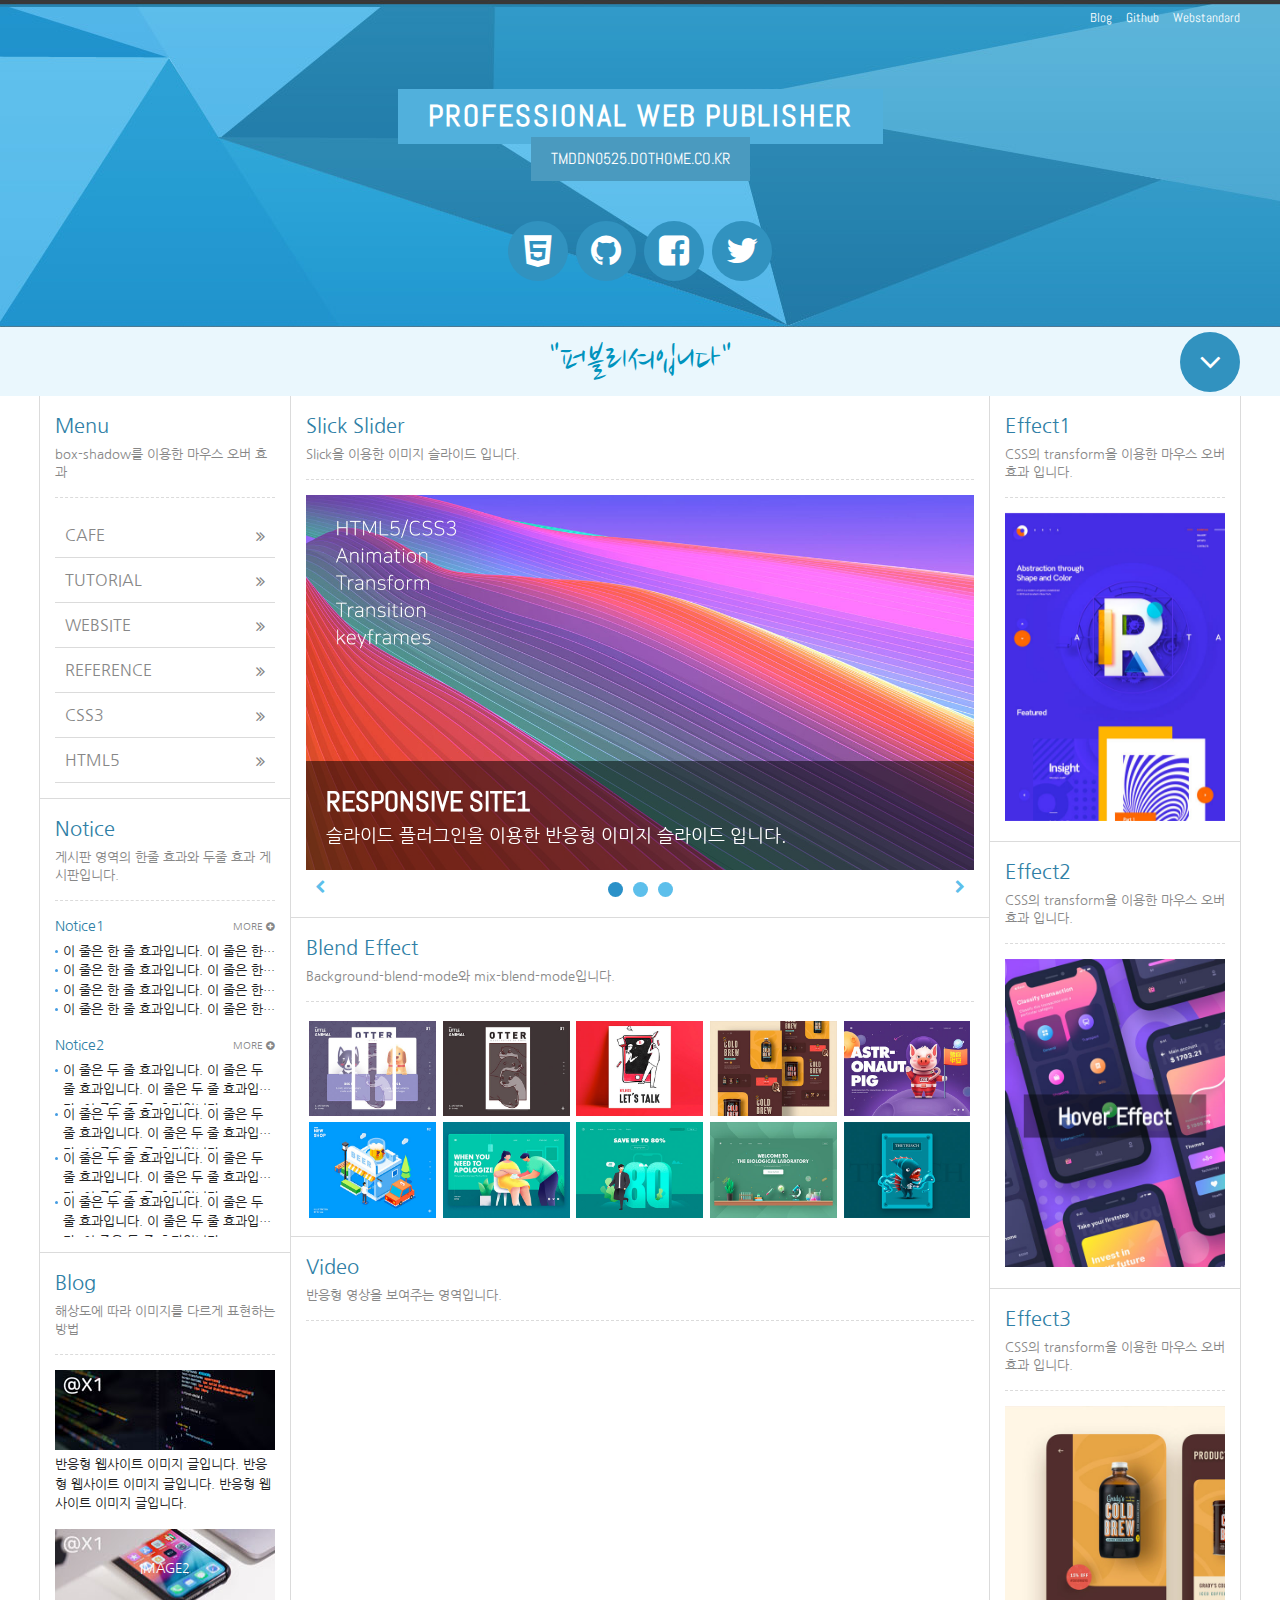
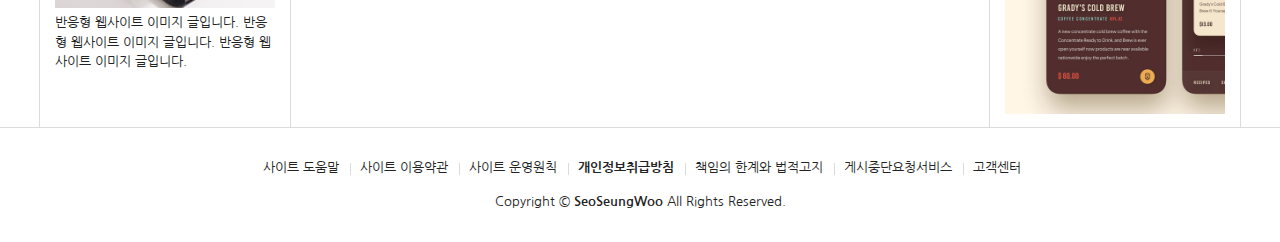
<file: responsiveWeb/index.html>
<!DOCTYPE html>
<html lang="ko">
<head>
	<meta charset="UTF-8">
	<meta name="viewport" content="user-scalable=no, initial-scale=1.0, maximum-scale=1.0, minimum-scale=1.0, width=device-width">
    <meta name="author" content="webstoryboy">
    <meta name="description" content="반응형 사이트 제작">
    <meta name="keywords" content="반응형사이트, 웹퍼블리셔, 웹접근성, HTML5">
    <title>ResponsiveWeb</title>
	
	<!-- style -->
    <link rel="stylesheet" href="css/reset.css">
    <link rel="stylesheet" href="css/style.css">
    <link rel="stylesheet" href="css/font-awesome.css">
    <link rel="stylesheet" href="css/slick.css">
    <link rel="stylesheet" href="css/lightgallery.css">

	<!-- Facebook meta tags -->
    <meta property="og:type" content="article" />
    <meta property="og:title" content="ResponsiveWeb" />
    <meta property="og:url" content="http://tmddn0525.dothome.co.kr/responsiveWeb/html5/index.html" />
    <meta property="og:image" content="http://tmddn0525.dothome.co.kr/responsiveWeb/html5/img/img10_s.jpg" />
    <meta property="og:site_name" content="ResponsiveWeb" />
    <meta property="og:description" content="반응형 사이트 제작" />

    <!-- twitter meta tags -->
    <meta name="twitter:card" content="summary_large_image" />
    <meta name="twitter:site" content="@webstoryboy" />
    <meta name="twitter:title" content="ResponsiveWeb" />
    <meta name="twitter:description" content="반응형 사이트 제작." />
    <meta property="twitter:image" content="http://tmddn0525.dothome.co.kr/responsiveWeb/html5/img/img10_s.jpg" />


    <!-- 파비콘 -->
    <link rel="shortcut icon" href="icon/favicon.ico">
    <link rel="apple-touch-icon-precomposed" href="icon/favicon-152.png">
    <link rel="icon" href="path/to/favicon.png">
    <link rel="icon" href="icon/favicon-16.png" sizes="16x16"> 
    <link rel="icon" href="icon/favicon-32.png" sizes="32x32"> 
    <link rel="icon" href="icon/favicon-48.png" sizes="48x48"> 
    <link rel="icon" href="icon/favicon-64.png" sizes="64x64"> 
    <link rel="icon" href="icon/favicon-128.png" sizes="128x128">

    <!-- 웹폰트 -->
    <link href="https://fonts.googleapis.com/css?family=Nanum+Gothic" rel="stylesheet">
    <link href="https://fonts.googleapis.com/css?family=Nanum+Brush+Script" rel="stylesheet">
    <link href="https://fonts.googleapis.com/css?family=Abel" rel="stylesheet">

    <!-- HTLM5shiv ie6~8 -->
    <!--[if lt IE 9]> 
        <script src="js/html5shiv.min.js"></script>
        <script type="text/javascript">
            alert("현재 당신이 보는 브라우저는 지원하지 않습니다. 최신 브라우저로 업데이트해주세요!");
        </script>
    <![endif]-->

</head>
<body>
	<header id="header">
		<div class="container">
			<div class="row">
				<div class="header">
					<div class="header_menu">
						<a href="#">Blog</a>
						<a href="#">Github</a>
						<a href="#">Webstandard</a>
					</div>
					<!-- //header_menu -->
					<div class="header_tit">
						<h1>Professional Web Publisher</h1><br>
						<a href="tmddn0525.dothome.co.kr">tmddn0525.dothome.co.kr</a>
					</div>
					<!-- //header_tit -->
					<div class="header_icon">
						<ul>
							<li><a href="#"><i class="fa fa-html5" aria-hidden="true"></i><span>HTML5</span></a></li>
							<li><a href="#"><i class="fa fa-github" aria-hidden="true"></i><span>Github</span></a></li>
							<li><a href="#" class="facebook"><i class="fa fa-facebook-square" aria-hidden="true"></i><span>facebook</span></a></li>
							<li><a href="#" class="twitter"><i class="fa fa-twitter" aria-hidden="true"></i><span>twitter</span></a></li>
						</ul>
					</div>
					<!-- //header_icon -->

					<!-- 
					https://developers.facebook.com/tools/debug/
					https://cards-dev.twitter.com/validator
					-->

				</div>
			</div>
		</div>
	</header>
	<!-- //header -->

	<nav id="nav">
		<div class="container">
			<div class="row">
				<div class="nav">
					<h2 class="ir_su">반응형 사이트 전체 메뉴</h2>
					<div>
			            <h3>HTML Reference</h3>
			            <ol>
			                <li><a href="#">HTML 태그(Tag)</a></li>
			                <li><a href="#">블록 요소/인라인 요소</a></li>
			                <li><a href="#">DTD 선언</a></li>
			                <li><a href="#">언어 속성 설정</a></li>
			                <li><a href="#">HTML &lt;title&gt;</a></li>
			                <li><a href="#">HTML &lt;meta&gt;</a></li>
			                <li><a href="#">특수문자</a></li>
			                <li><a href="#">하이퍼 링크</a></li>
			                <li><a href="#">HTML &lt;style&gt;</a></li>
			                <li><a href="#">HTML &lt;html&gt;</a></li>
			                <li><a href="#">HTML &lt;head&gt;</a></li>
			                <li><a href="#">HTML &lt;div&gt;</a></li>
			                <li><a href="#">HTML &lt;colgroup&gt;</a></li>
			                <li><a href="#">HTML &lt;caption&gt;</a></li>
			            </ol>
			        </div>
			        <div>
			            <h3>CSS Reference</h3>
			            <ol>
			                <li><a href="#">CSS 선택자</a></li>
			                <li><a href="#">CSS 단위</a></li>
			                <li><a href="#">CSS 색상</a></li>
			                <li><a href="#">CSS 선언 방법</a></li>
			                <li><a href="#">상대주소와 절대주소</a></li>
			                <li><a href="#">CSS float</a></li>
			                <li><a href="#">이미지 표현 방법</a></li>
			                <li><a href="#">이미지 스프라이트</a></li>
			                <li><a href="#">IR 효과</a></li>
			                <li><a href="#">이미지 최적화</a></li>
			                <li><a href="#">background-color</a></li>
			                <li><a href="#">border-style</a></li>
			                <li><a href="#">font-size</a></li>
			                <li><a href="#">text-align</a></li>
			            </ol>
			        </div>
			        <div>
			            <h3>Responsive</h3>
			            <ol>
			                <li><a href="#">반응형사이트</a></li>
			                <li><a href="#">미디어쿼리</a></li>
			                <li><a href="#">CSS3</a></li>
			                <li><a href="#">웹 접근성 연구소</a></li>
			                <li><a href="#">네이버 널리</a></li>
			                <li><a href="#">다음 다룸</a></li>
			                <li><a href="#">Webstandard</a></li>
			            </ol>
			        </div>
				</div>
			</div>
		</div>
	</nav>
	<!-- //nav -->

	<article id="title">
		<div class="container">
			<div class="title">
				<h2>"퍼블리셔입니다"</h2>
				<a href="#" class="btn">
					<i class="fa fa-angle-down" aria-hidden="true"></i>
					<span class="ir_su">전체 메뉴</span>
				</a>
			</div>
		</div>
	</article>
	<!-- //title -->

	<main>
		<section id="contents">
			<div class="container">
				<h2 class="ir_su">반응형 사이트 컨텐츠</h2>
				<section id="cont_left">
					<h3 class="ir_su">반응형 사이트 왼쪽 컨텐츠</h3>
					<article class="column col1">
						<h4 class="col_tit">Menu</h4>
						<p class="col_desc">box-shadow를 이용한 마우스 오버 효과</p>
						<!-- 메뉴 -->
						<div class="menu">
							<ul>
								<li><a href="#">Cafe <i class="fa fa-angle-double-right" aria-hidden="true"></i></a></li>
								<li><a href="#">Tutorial <i class="fa fa-angle-double-right" aria-hidden="true"></i></a></li>
								<li><a href="#">WebSite <i class="fa fa-angle-double-right" aria-hidden="true"></i></a></li>
								<li><a href="#">Reference <i class="fa fa-angle-double-right" aria-hidden="true"></i></a></li>
								<li><a href="#">CSS3 <i class="fa fa-angle-double-right" aria-hidden="true"></i></a></li>
								<li><a href="#">HTML5 <i class="fa fa-angle-double-right" aria-hidden="true"></i></a></li>
							</ul>

						</div>


						<!-- //메뉴 -->
					</article>
					<!-- //col1  -->
					<article class="column col2">
						<h4 class="col_tit">Notice</h4>
						<p class="col_desc">게시판 영역의 한줄 효과와 두줄 효과 게시판입니다.</p>
						<!-- 게시판 -->
						<div class="notice1">
							<h5>Notice1</h5>
							<ul>
								<li><a href="#">이 줄은 한 줄 효과입니다. 이 줄은 한 줄 효과입니다.</a></li>
								<li><a href="#">이 줄은 한 줄 효과입니다. 이 줄은 한 줄 효과입니다.</a></li>
								<li><a href="#">이 줄은 한 줄 효과입니다. 이 줄은 한 줄 효과입니다.</a></li>
								<li><a href="#">이 줄은 한 줄 효과입니다. 이 줄은 한 줄 효과입니다.</a></li>
							</ul>
							<a href="#" class="more" title="더보기">More <i class="fa fa-plus-circle" aria-hidden="true"></i></a>
						</div>
						<!-- //게시판 -->
						<!-- 게시판2 -->
						<div class="notice2 mt15">
							<h5>Notice2</h5>
							<ul>
								<li><a href="#">이 줄은 두 줄 효과입니다. 이 줄은 두 줄 효과입니다. 이 줄은 두 줄 효과입니다. 이 줄은 두 줄 효과입니다.</a></li>
								<li><a href="#">이 줄은 두 줄 효과입니다. 이 줄은 두 줄 효과입니다. 이 줄은 두 줄 효과입니다. 이 줄은 두 줄 효과입니다.</a></li>
								<li><a href="#">이 줄은 두 줄 효과입니다. 이 줄은 두 줄 효과입니다. 이 줄은 두 줄 효과입니다. 이 줄은 두 줄 효과입니다.</a></li>
								<li><a href="#">이 줄은 두 줄 효과입니다. 이 줄은 두 줄 효과입니다. 이 줄은 두 줄 효과입니다. 이 줄은 두 줄 효과입니다.</a></li>
							</ul>
							<a href="#" class="more" title="더보기">More <i class="fa fa-plus-circle" aria-hidden="true"></i></a>
						</div>
						<!-- //게시판2 -->
					</article>
					<!-- //col2  -->
					<article class="column col3">
						<h4 class="col_tit">Blog</h4>
						<p class="col_desc">해상도에 따라 이미지를 다르게 표현하는 방법</p>
						<!-- Blog1 -->
						<div class="blog1">
							<h5 class="ir_su">image1</h5>
							<figure>
								<!-- <img src="img/blog3_@1.jpg" class="img-normal" alt="normal image">
								<img src="img/blog3_@2.jpg" class="img-retina" alt="retina image" width="100%"> -->
								<img src="img/blog3_@1.jpg" srcset="img/blog3_@1.jpg 1x, img/blog3_@2.jpg 2x, img/blog3_@3.jpg 3x" alt="이미지">
								<figcaption>반응형 웹사이트 이미지 글입니다. 반응형 웹사이트 이미지 글입니다. 반응형 웹사이트 이미지 글입니다.
								</figcaption>
							</figure>
						</div>

						<!-- //Blog1 -->
						<!-- Blog2 -->
						<div class="blog2 mt15">
							<div class="img-retina">
								<h5>image2</h5>
							</div>
							<p>반응형 웹사이트 이미지 글입니다. 반응형 웹사이트 이미지 글입니다. 반응형 웹사이트 이미지 글입니다.</p>
						</div>

						<!-- //Blog2 -->
					</article>
					<!-- //col3  -->
				</section>
				<section id="cont_center">
					<h3 class="ir_su">반응형 사이트 왼쪽 컨텐츠</h3>
					<article class="column col4">
						<h4 class="col_tit">Slick Slider</h4>
						<p class="col_desc">Slick을 이용한 이미지 슬라이드 입니다.</p>
						<!-- 이미지 슬라이드 -->
						<div class="slider">
							<div>
								<figure>
									<img src="img/slider001.jpg" alt="이미지1">
									<figcaption><em>Responsive Site1</em><span>슬라이드 플러그인을 이용한 반응형 이미지 슬라이드 입니다.</span></figcaption>
								</figure>
							</div>
							<div>
								<figure>
									<img src="img/slider001.jpg" alt="이미지2">
									<figcaption><em>Responsive Site2</em><span>슬라이드 플러그인을 이용한 반응형 이미지 슬라이드 입니다.</span></figcaption>
								</figure>
							</div>
							<div>
								<figure>
									<img src="img/slider001.jpg" alt="이미지3">
									<figcaption><em>Responsive Site3</em><span>슬라이드 플러그인을 이용한 반응형 이미지 슬라이드 입니다.</span></figcaption>
								</figure>
							</div>
						</div>


						<!-- //이미지 슬라이드 -->
					</article>
					<!-- //col4  -->
					<article class="column col5">
						<h4 class="col_tit">Blend Effect</h4>
						<p class="col_desc">Background-blend-mode와 mix-blend-mode입니다.</p>
						<!-- lightbox -->
						<div class="lightbox square clearfix">
							<a href="img/light01_s.jpg"><img src="img/light01.jpg" alt="이미지1"><em>blur</em></a>
							<a href="img/light02_s.jpg"><img src="img/light02.jpg" alt="이미지2"><em>brightness</em></a>
							<a href="img/light03_s.jpg"><img src="img/light03.jpg" alt="이미지3"><em>contrast</em></a>
							<a href="img/light04_s.jpg"><img src="img/light04.jpg" alt="이미지4"><em>grayscale</em></a>
							<a href="img/light05_s.jpg"><img src="img/light05.jpg" alt="이미지5"><em>hur-rotate</em></a>
							<a href="img/light06_s.jpg"><img src="img/light06.jpg" alt="이미지6"><em>invert</em></a>
							<a href="img/light07_s.jpg"><img src="img/light07.jpg" alt="이미지7"><em>opacity</em></a>
							<a href="img/light08_s.jpg"><img src="img/light08.jpg" alt="이미지8"><em>saturate</em></a>
							<a href="img/light09_s.jpg"><img src="img/light09.jpg" alt="이미지9"><em>sepia</em></a>
							<a href="img/light10_s.jpg"><img src="img/light10.jpg" alt="이미지10"><em>Mix</em></a>
						</div>


						<!-- //lightbox -->
					</article>
					<!-- //col5  -->
					<article class="column col6">
						<h4 class="col_tit">Video</h4>
						<p class="col_desc">반응형 영상을 보여주는 영역입니다.</p>
						<!-- video -->
						<!-- <video autoplay="autoplay" controls="controls" loop="loop">
							<source src="img/video.mp4" type="video/mp4">
						</video> -->
						<div class="video">
							<iframe src="https://www.youtube.com/embed/o-nb1SAA7ec" frameborder="0" allow="accelerometer; autoplay; encrypted-media; gyroscope; picture-in-picture" allowfullscreen></iframe>
						</div>


						<!-- //video -->
					</article>
					<!-- //col6  -->
				</section>
				<section id="cont_right">
					<h3 class="ir_su">반응형 사이트 왼쪽 컨텐츠</h3>
					<article class="column col7">
						<h4 class="col_tit">Effect1</h4>
						<p class="col_desc">CSS의 transform을 이용한 마우스 오버효과 입니다.</p>
						<!-- side1 -->
						<div class="side1">
							<figure class="front">
								<img src="img/side1.jpg" alt="이미지1">
							</figure>
							<div class="back">
								<i class="fa fa-heart" aria-hidden="true"></i>
							</div>
						</div>
						<!-- //side1 -->
					</article>
					<!-- //col7  -->
					<article class="column col8">
						<h4 class="col_tit">Effect2</h4>
						<p class="col_desc">CSS의 transform을 이용한 마우스 오버효과 입니다.</p>
						<!-- side2 -->
						<div class="side2">
							<figure class="front">
								<img src="img/side2.jpg" alt="이미지2">
								<figcaption>
									Hover Effect
								</figcaption>
							</figure>
							<figure class="back">
								<img src="img/side3.jpg" alt="이미지3">
								<figcaption>
									Hover Effect
								</figcaption>
							</figure>
						</div>
						<!-- //side2 -->
					</article>
					<!-- //col8  -->
					<article class="column col9">
						<h4 class="col_tit">Effect3</h4>
						<p class="col_desc">CSS의 transform을 이용한 마우스 오버효과 입니다.</p>
						<!-- side3 -->
						<div class="side3">
							<figure>
								<img src="img/side4.jpg" alt="이미지3">
								<figcaption>
									<h3>Hover<em>Effect</em></h3>
								</figcaption>
							</figure>
						</div>
						<!-- //side3 -->
					</article>
					<!-- //col9  -->
				</section>
			</div>
		</section>
		<!-- //contents -->	
	</main>

	<footer id="footer">
        <div class="container">
            <div class="row">
                <div class="footer">
                    <ul>
                        <li><a href="#">사이트 도움말</a></li>
                        <li><a href="#">사이트 이용약관</a></li>
                        <li><a href="#">사이트 운영원칙</a></li>
                        <li><a href="#"><strong>개인정보취급방침</strong></a></li>
                        <li><a href="#">책임의 한계와 법적고지</a></li>
                        <li><a href="#">게시중단요청서비스</a></li>
                        <li><a href="#">고객센터</a></li>
                    </ul>
                    <address>
                        Copyright ©
                        <a href="http://tmddn0525.dothome.co.kr/"><strong>SeoSeungWoo</strong></a>
                        All Rights Reserved.
                    </address>
                </div>
            </div>
        </div>
    </footer>
	<!-- //footer -->



	<!-- JavaScript Libraries -->
    <script src="js/jquery.min_1.12.4.js"></script>
    <script src="js/modernizr-custom.js"></script>
    <script src="js/slick.min.js"></script>
    <script src="js/lightgallery.min.js"></script>
    <script>
		//접기, 펼치기
		$(".btn").click(function(e){
			e.preventDefault();
			$(".nav").slideToggle();
			$(".btn").toggleClass("open");

			if($(".btn").hasClass("open")){
				//open이 있을 때
				$(".btn").find("i").attr("class","fa fa-angle-up");
			} else {
				//open이 없을 때
				$(".btn").find("i").attr("class","fa fa-angle-down");
			}
		});

		$(window).resize(function(){
			var wWidth = $(window).width();
			if(wWidth > 600){
				$(".nav").removeAttr("style");
			}
		});

		//라이트박스
		$(".lightbox").lightGallery({
			autoplay: true,
			pause: 3000,
			progressBar: true
		});

		//이미지 슬라이더
        $(".slider").slick({
			dots: true,
			autoplay: true,
			autoplaySpeed: 3000,
			arrows: true,
			responsive: [
			    {
				    breakpoint: 768,
				    settings: {
				        autoplay: false
			      	}
			    }
			]
		});

        //sns 공유하기
		//http://www.facebook.com/sharer.php?u={페이지 제목}&t={페이지링크}
        //http://twitter.com/intent/tweet?text={페이지 제목}&url={페이지링크}
        //https://share.naver.com/web/shareView.nhn?url={페이지링크}&title={페이지 제목}
        //https://plus.google.com/share?url={페이지링크}&t={페이지 제목}

        //sns 공유하기
    	$(".facebook").click(function(e){
            e.preventDefault();
            window.open('https://www.facebook.com/sharer/sharer.php?u=' +encodeURIComponent(document.URL)+'&t='+encodeURIComponent(document.title), 'facebooksharedialog', 'menubar=no, toolbar=no, resizable=yes, scrollbars=yes, height=300, width=600'); 
        });
        $(".twitter").click(function(e){
            e.preventDefault();
            window.open('https://twitter.com/intent/tweet?text=[%EA%B3%B5%EC%9C%A0]%20' +encodeURIComponent(document.URL)+'%20-%20'+encodeURIComponent(document.title), 'twittersharedialog', 'menubar=no, toolbar=no, resizable=yes, scrollbars=yes, height=300, width=600');
        });


    </script>
</body>
</html>
</file>
<file: megabox/assets/css/style.css>
@charset "utf-8";

/* 스킵 메뉴 */
#skip {position: relative;}
#skip a {position: absolute; left: 0; top: -40px; width: 140px; line-height: 30px; border: 1px solid #fff; color: #fff; text-align: center; background: #333;}
#skip a:active,
#skip a:focus {top: 0;} 


/* 레이아웃 */
#mNav {display: none; position: absolute; top: 10px; right: 14px;}
#header {width: 100%; background-color: #fff; border-bottom: 1px solid #c6c6c6;}
#banner {position: relative;}
#movie {background-color: #f8f8f8;}
#event {}
#opening {margin: 17px 0; background: url(../img/bg01.jpg) no-repeat center top; background-size: cover; }
#new {}
#help {}
#footer {background: #211f1f;}

/* 가운데 영역 */
.container {position: relative; width: 1280px; margin: 0 auto; background: rgba(0,0,0,0);}

/* 로우 영역 */
.row {padding: 0 28px;}

/* 모바일 메뉴 */
.ham {display: block; width: 25px; height: 10px; background: rgba(0,0,0,0); padding: 15px 10px 10px 10px;}
.ham span {position: relative; display: block; width: 25px; height: 4px; background: #39106a;}
.ham span:before {
	content: '';
	width: 25px; height: 4px; background: #39106a;
	position: absolute; left: 0; bottom: -7px;
}
.ham span:after {
	content: '';
	width: 25px; height: 4px; background: #39106a;
	position: absolute; left: 0; top: -7px;
}

/* 헤더 영역 */
.header h1 {float: left;}
.header h1 em {padding: 15px 8px 5px 0; display: inline-block;}
.header h1 em img {width: 155px;}
.header h1 strong {display: block; position: absolute; left: 194px; top: 23px;} 
.header h1 strong img {width: 126px;}

.header .nav {float: right;}
.header .nav ul {border-left: 1px solid #c6c6c6;}
.header .nav ul li {float: left; width: 103px; text-align: center; border-right: 1px solid #c6c6c6;}
.header .nav ul li a {display: block; padding: 19px 10px; font-size: 17px; font-weight: 700; color: #444}

/* 배너 */
.banner_menu {overflow: hidden; position: absolute; left: 0; top: 20px; width: 100%; height: 100px; z-index: 10;}
.banner_menu a {color: #fff; font-size: 16px; transition: all 0.3s;}
.banner_menu a:hover {color: #c1c1c1;}
.banner_menu .bm_left {float: left;}
.banner_menu .bm_left ul {padding-top: 7px;}
.banner_menu .bm_left li {display: inline; position: relative; margin-right: 30px;}
.banner_menu .bm_left li.total {margin-right: 20px;}
.banner_menu .bm_left li.total a {font-size: 14px; padding: 3px 10px; display: inline-block; border: 1px solid #fff; transition: all 0.3s;}
.banner_menu .bm_left li.total a:hover {background: #fff; border-color: #000; color: #000;}
.banner_menu .bm_right {float: right; overflow: hidden;}
.banner_menu .bm_right ul {float: left;}
.banner_menu .bm_right ul:first-child {padding-top: 7px;}
.banner_menu .bm_right li {position: relative; display: inline; text-align: center; margin-right: 20px;}
.banner_menu .bm_right li.line {margin-right: 30px;}
.banner_menu .bm_right li.white {margin-right: 10px;}
.banner_menu .bm_right li.white a {width: 80px; background-color: #fff; color: #3a0e6a; padding: 7px 30px 9px 30px; display: inline-block; border: 1px solid #fff;}
.banner_menu .bm_right li.purple {margin-right: 0;}
.banner_menu .bm_right li.purple a {width: 80px; background-color: #3a0e6a; color: #fff; padding: 7px 30px 9px 30px; display: inline-block; border: 1px solid #6e40c4;}
.banner_menu li.line:after {
	content: '';
	width: 1px; height: 14px;
	background: #fff;
	position: absolute; right: -18px; top: 2px;
}

/* 슬라이드 */
.slider {width: 100%; height: 600px;}
.slider .ss1 {background: url(../img/main_slider01_2000.jpg) no-repeat center center; background-size: cover;}
.slider .ss2 {background: url(../img/main_slider02_2000.jpg) no-repeat center center; background-size: cover;}
.slider .ss3 {background: url(../img/main_slider03_2000.jpg) no-repeat center center; background-size: cover;}
.slider .swiper-slide h2 {position: relative; display: inline-block; font-size: 62px; line-height: 70px; color: #fff; margin-top: 200px;}
.slider .swiper-slide h2 em:after {
	content: '';
	width: 100%; height: 1px;
	background: rgba(255,255,255,0.3);
	position: absolute;
	left: 0; bottom: -35px;
}
.slider .swiper-slide h2 em {display: block; font-size: 59px; font-weight: 100;}
.slider .swiper-slide p {font-size: 27px; color: #fff; padding-top: 55px;}

/* 무비 */
.movie {padding: 100px 0;}
.movie_title {margin-bottom: 60px;}
.movie_title ul {overflow: hidden; width: 848px; margin: 0 auto;}
.movie_title li {float: left; width: 210px; text-align: center; border: 1px solid #c4c4c4; margin-right: -1px;}
.movie_title li a {display: block; padding: 15px 0; font-size: 18px; color: #666; font-weight: 700;}
.movie_title li.active a {background: #666; color: #fff;}
.movie_chart {overflow: hidden;}
.movie_chart > div > div > div {float: left; width: 292px; margin-right: 18px;}
.movie_chart > div > div > div:last-child {margin-right: 0;}
.movie_chart > div > div > div .poster {position: relative;}
.movie_chart > div > div > div .poster img {display: block;}
.movie_chart > div > div > div .poster .rank {position: absolute; top: 17px; left: 0; width: 50px; height: 50px; line-height: 50px; background-color: #38116a; text-align: center; box-shadow: 3px 3px 8px rgba(0,0,0,0.5);}
.movie_chart > div > div > div .poster .rank strong {color: #fff; font-size: 22px; text-shadow: 2px 2px 3px rgba(0,0,0,0.5);}
.movie_chart > div > div > div .poster .mx {position: absolute; top: 17px; right: 17px;}
.movie_chart > div > div > div .poster .mx span {width: 103px; height: 25px; display: block;}
.movie_chart > div > div > div .poster .mx .m {background-position: 0 -75px;}
.movie_chart > div > div > div .poster .mx .b {background-position: 0 -100px;}
.movie_chart > div > div > div .infor {background: #fff; padding: 17px; border: 1px solid #d9d9d9;}
.movie_chart > div > div > div .infor h3 {color: #333; font-size: 30px; font-weight: 700; margin-bottom: 20px;}
.movie_chart > div > div > div .infor h3 span{width: 29px; height: 29px; display: inline-block; margin-top: 9px; vertical-align: -2px;}
.movie_chart > div > div > div .infor h3 span.all {background-position: -87px -125px;}
.movie_chart > div > div > div .infor h3 span.a19 {background-position: -58px -125px;}
.movie_chart > div > div > div .infor h3 span.a12 {background-position: -0px -125px;}
.movie_chart > div > div > div .infor h3 span.a15 {background-position: -29px -125px;}
.movie_chart > div > div > div .infor .infor_btn {overflow: hidden;}
.movie_chart > div > div > div .infor .infor_btn a {float: left; width: 49%; margin-right: 2%; background: #f2f2f2; font-size: 18px; text-align: center; padding: 15px 0; box-sizing: border-box;}
.movie_chart > div > div > div .infor .infor_btn a:last-child {margin-right: 0;}

/* 이벤트 */
.event {overflow: hidden; padding: 100px 0;}
.event img {display: block;}
.event h2 {font-size: 30px; font-weight: 500; margin-bottom: 20px;}
.event .event_left {overflow: hidden; float: left; width: 66%; margin-right: 2%;}
.event .event_left .event_box1 {float: left; width: 50%;}
.event .event_left .event_box2 {float: left; width: 50%;}
.event .event_right {float: left; width: 32%;}

/* 오프닝 */
.opening {padding: 100px 0; text-align: center; color: #bb9b51;}
.opening h2 {margin-bottom: 15px;}
.opening h2 .grand {background-position: 0 -175px; display: inline-block; width: 330px; height: 50px;}
.opening .date {background-position: 0 -225px; display: inline-block; width: 260px; height: 45px;}
.opening .desc {font-size: 35px; font-weight: 300; padding-bottom: 20px; background: url(../img/bar.png) no-repeat bottom center; background-size: 100%;}
.opening .open_box {overflow: hidden; padding: 20px 3% -0px 3%;}
.opening .open_box > div {float: left; width: 27.3333%; margin: 4% 3% 0 3%; border: 1px solid #3e4b44; box-sizing: border-box; background: rgba(0,0,0,0.5);}
.opening .open_box > div h3 {display: inline-block; margin-top: -24px; color: #fff; border: 1px solid #6e3abb; font-size: 16px; padding: 10px 20px; background: #551e9b; font-weight: 300;}
.opening .open_box > div p {font-size: 23px; color: #fff; font-weight: 300; padding: 6% 0 10% 0;}
.opening .open_box > div em {display: block; font-weight: 300;}
.opening .open_box > div strong {display: block; font-weight: bold;}

/* 새로운 영화 */
.new {padding: 100px 0; position: relative;}
.new h2 {font-size: 30px; font-weight: 500; margin-bottom: 20px;}
.new .new_left {position: relative; margin-right: 423px; height: 500px; background: #ccc url(../img/new01.jpg) center center; background-size: cover;}
.new .new_left .play {position: absolute; left: 50%; top: 50%; transform: translate(-50%, -50%); width: 120px; height: 120px;}
.new .new_left .play .st0 {fill: #fff; opacity: 0.3;}
.new .new_left .play .st1 {fill: #fff;}
.new .new_right {position: absolute; right: 0; top: 165px; width: 400px; height: 500px; padding: 34px; background: #f0f0f0; box-sizing: border-box;}
.new .new_right .title {font-size: 28px; color: 000; }
.new .new_right .release {font-size: 12px; color: #333;}
.new .new_right .star {padding: 13px 0;}
.new .new_right .star strong {font-size: 15px; padding-left: 5px;}
.new .new_right .star span {display: inline-block; width: 20px; height: 20px; vertical-align: -3px;}
.new .new_right .star .star1 {background-position: -393px 0;}
.new .new_right .star .star2 {background-position: -412px 0;}
.new .new_right .star .star0 {background-position: -374px 0;}
.new .new_right .summery {font-size: 14px;}
.new .new_right .genre {padding-bottom: 3px;}
.new .new_right .genre .bar {position: relative; padding-right: 14px;}
.new .new_right .genre .bar:after {content: ''; position: absolute; right: 6px; top: 5px; width: 1px; height: 10px; background: #000;}
.new .new_right .age {padding-bottom: 10px;}
.new .new_right .age .bar {position: relative; padding-right: 14px;}
.new .new_right .age .bar:after {content: ''; position: absolute; right: 6px; top: 5px; width: 1px; height: 10px; background: #000;}
.new .new_right .desc {margin-bottom: 20px; height: 118px; overflow: hidden;}
.new .new_right .select {overflow: hidden;}
.new .new_right .select .s1 {float: left; width: 49%; margin-right: 2%; background: #000;}
.new .new_right .select .s2 {float: left; width: 49%; background: #000;}
.new .new_right .select .s3 {float: left; width: 100%; margin-top: 2%;}
.new .new_right .btn {overflow: hidden; margin-top: 2%; text-align: center;}
.new .new_right .btn a {float: left; width: 49%; box-sizing: border-box; display: block; padding: 10px 30px 12px 30px;}
.new .new_right .btn a.white {background-color: #fff; margin-right: 2%; color: #3a0e6a; border: 1px solid #3a0e6a;}
.new .new_right .btn a.purple {background-color: #3a0e6a; color: #fff; border: 1px solid #6e40c4;}

/* help */
.help {overflow: hidden; padding-bottom: 200px;}
.help article {float: left; width: 32%; margin-right: 2%; height: 350px;}
.help article > div {border: 1px solid #dbdbdb; height: 350px;}
.help article.help_box3 {margin-right: 0;}
.help article.help_box3 > div {border: 0;} 
.help article h3 {font-size: 30px; font-weight: 500; margin-bottom: 20px;}


/* 공지사항 */
.notice {position: relative; padding: 17px;}
.notice ul {overflow: hidden;}
.notice ul li {float: left; text-align: center; margin-right: -1px;}
.notice ul li a {border: 1px solid #dbdbdb; font-size: 15px; color: #666; display: block; width: 80px; padding: 10px 20px; background-color: #f5f5f5;}
.notice ul li.active a {background-color: #fff;}
.notice ul li ul {position: absolute; left: 17px; top: 70px; width: 90%;}
.notice ul li ul li {width: 100%; box-sizing: border-box; text-align: left; padding: 17px; border-bottom: 1px solid #dbdbdb; }
.notice ul li ul li:last-child {border-bottom: 0;}
.notice ul li ul li dt em {color: #999;}
.notice ul li ul li dt .bar {position: relative; padding-right: 14px;}
.notice ul li ul li dt .bar:after {content: ''; position: absolute; right: 4px; top: 5px; width: 1px; height: 10px; background: #999;}
.notice ul li ul li dd {color: #777; padding-top: 3px;}
.notice ul li ul li a {border: 0; padding: 0; width: 100%; overflow: hidden; text-overflow: ellipsis; white-space: nowrap;}

/* 할인 카드 */
.card {padding: 17px;}
.card ul li {position: relative; border: 1px solid #d7d7d7; padding: 17px; margin-bottom: 17px; min-height: 102px; box-sizing: border-box;}
.card ul li span {position: absolute; left: 17px; top: 17px;}
.card ul li span img {width: 105px;}
.card ul li strong {display: block; font-size: 18px; color: #777; padding-left: 120px;}
.card ul li em {display: block; font-size: 14px; color: #777; font-weight: 300; padding-left: 120px;}

/* 고객센터 */
.service ul {overflow: hidden;}
.service li {float: left; width: 50%; height: 193px; box-sizing: border-box; border: 1px solid #d7d7d7; text-align: center;}
.service li a span {display: block; width: 120px; height: 120px; margin: 20px auto 0 auto; overflow: hidden;}
.service li a strong {color: #666; font-size: 18px; font-weight: 500;}
.service li:nth-child(1) {border-right: 0; border-bottom: 0;}
.service li:nth-child(2) {border-bottom: 0;}
.service li:nth-child(3) {border-right: 0;}

/* 푸터 */
.footer_sns {position: absolute; right: 17px; top: 33px; z-index: 1;}
.footer_sns li {display: inline-block; margin: 0 2px;}
.footer_sns li a {display: block; width: 36px; height: 36px;}
.footer_sns li.s1 {background-position: 0 -375px;}
.footer_sns li.s2 {background-position: -36px -375px;}
.footer_sns li.s3 {background-position: -72px -375px;}
.footer_sns li.s4 {background-position: -108px -375px;}
.footer_sns li.s5 {background-position: -144px -375px;}
.footer_sns li.s1:hover {background-position: 0 -411px;}
.footer_sns li.s2:hover {background-position: -36px -411px;}
.footer_sns li.s3:hover {background-position: -72px -411px;}
.footer_sns li.s4:hover {background-position: -108px -411px;}
.footer_sns li.s5:hover {background-position: -144px -411px;}
.footer_sns .tel {text-align: right; padding-top: 5px;}
.footer_sns .tel a {color: #8f8f8f; font-size: 21px;}
.footer_sns .tel a em {color: #fff;}

.footer_info {padding: 50px 0; width: 80%;}
.footer_info h2 img {width: 150px;}
.footer_info ul {padding: 15px 0;}
.footer_info li {position: relative; display: inline; padding-right: 16px; white-space: nowrap;}
.footer_info li:after {content: ''; position: absolute; right: 5px; top: 5px; width: 1px; height: 11px; background: #8f8f8f;}
.footer_info li:last-child:after {width: 0; height: 0;}
.footer_info li a {color: #8f8f8f;}
.footer_info address p {color: #8f8f8f; padding-bottom: 15px;}

/* 트레일러 */
.overlay {background: rgba(0,0,0,0.92); display: none; width: 100%; height: 100%; position: fixed; top: 0; left: 0; z-index: 10000;}
.modal {position: absolute;}
.modal_close {
	background: url(../img/close.svg) no-repeat; background-size: 32px 32px;
	border: 0; color: transparent;
	display: block; width: 32px; height: 32px; overflow: hidden;
	position: absolute; top: 24px; right: 24px; text-indent: 100%;
}
body.modal_on {overflow: hidden;}

/* 미디어쿼리 */
@media (max-width: 1290px){
	.container {width: 100%;}
	.header .nav ul li {width: 93px;}
	.header .nav ul li a {font-size: 15px; padding: 17px 10px;}
	.header h1 em {padding: 11px 8px 5px 0;}
	.header h1 strong {top: 19px;}
	
	.swiper-button-prev, .swiper-button-next {display: none;}
}

@media (max-width: 1024px){
	#mNav {display: block;}
	.nav {display: none;}
	.row {padding: 0 24px;}
	.header h1 {float: none; text-align: center;}
	.header h1 strong {left: 24px;}

	.banner_menu .bm_left ul {display: none;}
	.banner_menu .bm_right ul:first-child {display: none;}
	
	.help article.help_box1 {width: 49%; margin-right: 2%;}
	.help article.help_box2 {width: 49%; margin-right: 0;}
	.help article.help_box3 {width: 100%; margin-top: 2%;}
	.help article {height: auto;}

	.service li {width: 25%; height: auto;}
	.service li:nth-child(1) {border-bottom: 1px solid #d7d7d7;}
	.service li:nth-child(2) {border-bottom: 1px solid #d7d7d7; border-right: 0;}
	.service li a strong {display: block; padding-bottom: 10%;}
}

@media (max-width: 960px){
	.slider {height: 500px;}
	.slider .swiper-slide h2 {margin-top: 170px; font-size: 37px; line-height: 45px;}
	.slider .swiper-slide h2 em:after {bottom: -15px;}
	.slider .swiper-slide h2 em {font-size: 34px;}
	.slider .swiper-slide p {font-size: 16px; padding-top: 35px;}

	.movie_title ul {width: auto;}
	.movie_title li {width: 25%; box-sizing: border-box;}

	.opening {padding: 50px 0;}
	.opening .open_box {display: none;}
	.opening .desc {background: none; font-size: 25px;}

	.new .new_left {margin-right: 0; height: 400px;}
	.new .new_right {position: relative; top: 0; width: 100%; height: auto;}

	.help {padding-bottom: 0;}

	.footer_sns {position: static; text-align: center; background: #352c2c; padding-bottom: 15px;}
	.footer_sns .tel {display: none;}
	.footer_info {width: 100%; text-align: center;}
}

@media (max-width: 768px){
	body {background: #d9d7e0;}
	
	.row {padding: 0 16px;}
	#mNav {right: 6px;}
	.header h1 {text-align: left;}
	.header h1 strong {display: none;}

	#movie {background: none;}
	#movie .row {background: #fff; margin: 24px 24px 0px 24px; padding: 24px;}
	#movie .ir_so {position: static; width: auto; height: auto; line-height: normal; text-indent: 0; font-size: 24px; font-weight: bold; padding-bottom: 20px;}
	.movie {padding: 0;}

	.movie_title {margin-bottom: 30px;}
	.movie_title ul {position: relative; padding-bottom: 10px;}
	.movie_title ul:before {content: ''; position: absolute; z-index: 1; left: 0; bottom: 0; width: 100%; height: 2px; background: #e1e1e1;}
	.movie_title li {width: auto; border: 0;}
	.movie_title li a {position: relative; display: 18px; color: #666; font-weight: 400; padding: 0; margin-right: 35px;}
	.movie_title li.active a:before {content: ''; position: absolute; z-index: 2; left: 0; bottom: -10px; width: 100%; height: 2px; background: #666;}
	.movie_title li.active a {background: none; color: #666;}

	#event .row {padding: 24px;}
	.event {padding: 24px; background: #fff;}
	.event h2 {font-size: 24px; font-weight: 700;}
	.event .event_left {width: 100%;}
	.event .event_right {display: none;}

	#opening {margin: 0;}

	#new .row {padding: 0 24px;}
	.new {padding: 24px; background-color: #fff; margin-top: 24px;}
	.new h2 {font-size: 24px; font-weight: 700; height: 27px; margin-bottom: 20px; padding-bottom: 10px;}
	.new .new_right {padding: 24px;}

	#help .row {padding: 0 24px;}
	.help {padding-bottom: 24px;}
	.help article.help_box1 {padding: 24px; box-sizing: border-box; width: 100%; background: #fff; margin-right: 0; margin-top: 24px;}
	.help article.help_box2 {padding: 24px; box-sizing: border-box; width: 100%; background: #fff; margin-right: 0; margin-top: 24px;}
	.help article.help_box3 {width: 100%; background: #fff; margin-top: 0; margin-top: 24px;}
	.help article.help_box1 h3 {font-size: 24px; font-weight: 700; height: 27px; margin-bottom: 20px; padding-bottom: 10px;}
	.help article.help_box2 h3 {font-size: 24px; font-weight: 700; height: 27px; margin-bottom: 20px; padding-bottom: 10px;}
	.help article.help_box3 h3 {display: none;}
	.help article.help_box3 > div {height: auto;}
	.service li {border: 0;}
	.service li:nth-child(1) {border-bottom: 0;}
	.service li:nth-child(2) {border-bottom: 0;}

}

@media (max-width: 600px){
	.slider {height: 400px;}
	.slider .swiper-slide h2 {margin-top: 140px; font-size: 24px; line-height: 30px;}
	.slider .swiper-slide h2 em:after {bottom: -5px;}
	.slider .swiper-slide h2 em {font-size: 20px;}
	.slider .swiper-slide p {font-size: 14px; padding-top: 25px;}

	.banner_menu {top: 16px;}
	.banner_menu .bm_right li.white a {font-size: 14px; padding: 3px 5px 5px 5px; color: #fff; background: rgba(0,0,0,0.6); border-color: #fff;}
	.banner_menu .bm_right li.purple a {font-size: 14px; padding: 3px 5px 5px 5px; color: #fff; background: rgba(0,0,0,0.6); border-color: #fff;}
	.swiper-pagination-bullet {width: 13px !important; height: 13px !important;}

	#movie .container {}
	#movie .container:after {content: ''; position: absolute; z-index: 20; top: 0; right: 0; width: 8px; height: 100%; background: #d9d7e0;}
	#movie .row {position: relative; margin: 8px; padding: 16px; margin-right: 0; padding-right: 0;}
	#movie .row:after {content: ''; position: absolute; top: 0; right: 0; z-index: 10; width: 24px; height: 100%; background-color: #fff;}
	#movie .ir_so {font-size: 18px; padding-bottom: 10px;}
	.movie_title {margin-bottom: 20px;}
	.movie_title ul {padding-bottom: 8px; white-space: nowrap; overflow-x: auto;}
	.movie_title li a {font-size: 14px; margin-right: 15px;}
	.movie_title li.active a:before {bottom: -8px;}
	.movie_chart {position: relative; z-index: 30;}
	.movie_chart > div > div > div .infor {padding: 5px;}
	.movie_chart > div > div > div .infor h3 {text-align: center; margin: 5px 0 10px;}
	.movie_chart > div > div > div .infor h3 strong {display: block; font-size: 19px; color: #222; font-weight: 300;}
	.movie_chart > div > div > div .infor h3 span {display: none;}
	.movie_chart > div > div > div .infor .infor_btn a {width: 52%; margin-left: 24%; display: block; margin-right: 0; padding: 5px; color: #777; margin-bottom: 5px; box-sizing: border-box; font-size: 14px; background: none; border: 1px solid #ddd;}
	.movie_chart > div > div > div .infor .infor_btn a:last-child {display: none;}

	#event .row {padding: 8px;}
	.event {padding: 16px;}
	.event h2 {font-size: 18px; margin-bottom: 8px;}

	#opening {padding: 8px 0;}
	.opening {padding: 20px 0;}
	.opening h2 {margin-bottom: 10px;}
	.opening h2 .grand {background-size: 300px; background-position: 0 -105px; width: 197px; height: 24px;}
	.opening .date {display: none;}
	.opening .desc {font-size: 16px; font-weight: 400; padding-bottom: 0;}

	#new .row {padding: 0 8px;}
	.new {padding: 16px; margin-top: 8px;}
	.new h2 {font-size: 18px; margin-bottom: 0;}
	.new .new_left {height: 300px;}
	.new .new_right {padding: 17px;}
	.new .new_right .title {font-size: 22px;}
	.new .new_right .star {padding: 9px 0;}
	.new .new_right .select .s1 {width: 100%; margin-right: 0; margin-bottom: 2%;}
	.new .new_right .select .s2 {width: 100%;}

	#help .row {padding: 0 8px;}
	.help article.help_box1 {margin-top: 8px; padding: 16px;}
	.help article.help_box2 {margin-top: 8px; padding: 16px;}
	.help article.help_box3 {margin-top: 8px;}
	.help article.help_box1 h3 {font-size: 18px; margin-bottom: 0;}
	.help article.help_box2 h3 {font-size: 18px; margin-bottom: 0;}
	.card {padding: 8px;}
	.service li {width: 50%;}
	.service li:nth-child(1) {border-right: 1px solid #d7d7d7; border-bottom: 1px solid #d7d7d7;}
	.service li:nth-child(2) {border-bottom: 1px solid #d7d7d7;}
	.service li:nth-child(3) {border-right: 1px solid #d7d7d7;}
}

@media (max-width: 480px){
	
}

@media (max-width: 320px){
	.movie_title li a {margin-right: 9px;}
	.notice {padding: 8px;}
	.notice ul li ul {left: 9px; top: 56px;}
	.notice ul li ul li {padding: 8px;}
	.notice ul li ul a {padding: 5px 10px;}
	.help article > div {height: 287px;}
	.card ul li {padding: 8px; margin-bottom: 8px; min-height: 90px;}
	.card ul li span {left: 11px; top: 10px;}
	.card ul li span img {width: 60px;}
	.card ul li strong {padding-left: 75px; font-size: 14px;}
	.card ul li em {padding-left: 75px;}
	.service li a span {width: 70px; height: 70px;}
	.service li a strong {font-size: 14px;}
}
</file>
<file: responsiveWeb/css/style.css>
/* 레이아웃 */
body {background: url(../img/header_bg.jpg) repeat-x center top;}
#header {}
#nav {background-color: #f6fdff;}
#title {background-color: #eaf7fd;}
#contents .container {
	border-right: 1px solid #dbdbdb;
	border-left: 1px solid #dbdbdb;
}
#cont_left {float: left; width: 250px;}
#cont_center {
	overflow: hidden; min-height: 1300px; margin-right: 250px;
	border-right: 1px solid #dbdbdb;
	border-left: 1px solid #dbdbdb;
}
#cont_right {position: absolute; right: 0; top: 0; width: 250px;}
#footer {border-top: 1px solid #dbdbdb;}

/* 컨테이너 */
.container {position: relative; width: 1200px; margin: 0 auto; /* background: rgba(0,0,0,0.3); */}

/* 헤더 */
.header {height: 327px;}
.header .header_menu {text-align: right;}
.header .header_menu a {color: #fff; padding: 8px 0 6px 10px; display: inline-block; 
	transition: color 0.3s ease; font-family: 'Abel', sans-serif;}
.header .header_menu a:hover {color: #ccc;}

.header .header_tit {text-align: center; text-transform: uppercase; margin-top: 55px; font-family: 'Abel', sans-serif;}
.header .header_tit h1 {
	font-size: 30px; color: #fff;
	background: #51b0dc;
	display: inline-block;
	padding: 5px 30px 5px 30px;
	letter-spacing: 2px;
	font-weight: 900;
	transition: box-shadow 0.25s ease-in-out;
}

.header .header_tit h1:hover {
	box-shadow: 
		inset -9em 0 0 0 #257fac,
		inset 9em 0 0 0 #257fac;
}

.header .header_tit a{
	font-size: 16px; color: #fff;
	background: #4a9abf;
	display: inline-block;
	padding: 10px 20px 10px 20px;
	margin-top: -7px;
	transition: box-shadow 0.25s ease-in-out;
}

.header .header_tit a:hover {
	box-shadow: 
		0 0 0 5px rgba(75,154,191,0.9) inset,
		0 0 0 100px rgba(0,0,0,0.1) inset;
}

.header .header_icon {text-align: center; margin-top: 40px; padding-bottom: 45px;}
.header .header_icon li {display: inline; margin: 0 2px;}
.header .header_icon li a {
	position: relative;
	background-color: #3192bf;
	border-radius: 50%;
	width: 60px; height: 60px; color: #fff;
	display: inline-block;
	font-size: 35px;
	line-height: 60px;
	transition: all 0.3s ease;
}
.header .header_icon li a span {
	position: absolute;
	left: 50%; top: -50%;
	transform: translateX(-50%);
	font-size: 12px;
	line-height: 1.6;
	background: #3192bf;
	padding: 3px 9px;
	border-radius: 6px 0;
	opacity: 0;
	transition: all 0.3s ease;
}

.header .header_icon li a span:before {
	content: '';
	position: absolute;
	left: 50%; bottom: -5px;
	margin-left: -5px;
	border-top: 5px solid #3192bf;
	border-left: 5px solid transparent;
	border-right: 5px solid transparent;
}

.header .header_icon li a:hover span {
	opacity: 1;
	top: -33px;

}

.header .header_icon li a:hover {
	box-shadow: 
		0 0 0 3px rgba(75,154,191,0.9) inset,
		0 0 0 100px rgba(0,0,0,0.1) inset;
}

/* 전체 메뉴 */
.nav {overflow: hidden; padding: 25px 0; display: none;}
.nav > div {float: left; width: 40%;}
.nav > div:last-child {width: 20%;}
.nav > div ol {overflow: hidden;}
.nav > div li {float: left; width: 50%; position: relative; padding-left: 8px; box-sizing: border-box;}
.nav > div:last-child li {width: 100%;}
.nav > div li:before {
	content: '';
	width: 3px; height: 3px;
	background-color: #25a2d0;
	border-radius: 50%;
	position: absolute; left: 0; top: 6px;
}
.nav > div h3 {font-size: 18px; color: #25a2d0; font-weight: bold; margin-bottom: 4px;}
.nav > div li a {position: relative;}
.nav > div li a:after {
	content: '';
	display: inline-block;
	width: 0; height: 1px;
	background: #25aad0;
	transition: all .2s ease-out;
	position: absolute; bottom: 0; left: 0;
}
.nav > div li:hover a:after {width: 100%;}

/* 타이틀 */
.title {position: relative; text-align: center;}
.title h2 {font-family: 'Nanum Brush Script', cursive; font-size: 39px; color: #0093bd; padding: 5px 0;}
.title .btn {
	position: absolute;	right: 0; top: 5px;
	width: 60px; height: 60px; line-height: 60px;
	background: #3192bf; color: #fff;
	font-size: 35px;
	border-radius: 50%;
	transition: all 0.3s ease;
}
.title .btn:hover {
	box-shadow: 
		0 0 0 3px rgba(71,154,191,0.9) inset,
		0 0 0 100px rgba(0,0,0,0.1) inset;
}


/* 컨텐츠 영역 */
.column {padding: 15px; border-bottom: 1px solid #dbdbdb;}
.column .col_tit {font-size: 20px; color: #2f7fa6; padding-bottom: 5px;}
.column .col_desc {border-bottom: 1px dashed #dbdbdb; padding-bottom: 15px; margin-bottom: 15px; color: #878787; line-height: 18px;}
.column.col1 {}
.column.col2 {}
.column.col3 {border-bottom: 0;}
.column.col4 {}
.column.col5 {}
.column.col6 {border-bottom: 0;}
.column.col7 {}
.column.col8 {}
.column.col9 {border-bottom: 0;}

/* 메뉴 */
.menu {}
.menu li {position: relative;}
.menu li a {
	font-size: 16px; text-transform: uppercase;
	color: #878787;
	border-bottom: 1px solid #dbdbdb;
	padding: 10px; display: block;
	transition: box-shadow 0.34s ease, background 0.34s ease;
}
.menu li a i {
	position: absolute; right: 10px; top: 15px;
}
.menu li a:hover {
	box-shadow: 
		inset 180px 0 0 0 rgba(36,130,174,0.7);
		color: #fff;
		background: rgba(36,130,174,0.9);
}

/* 게시판1 */
.notice1 {position: relative;}
.notice1 h5 {font-size: 14px; color: #2f7fa6; padding-bottom: 5px;}
.notice1 li {position: relative; overflow: hidden; text-overflow: ellipsis; white-space: nowrap; padding-left: 8px;}
.notice1 li:before {
	content: '';
	width: 3px; height: 3px;
	border-radius: 50%;
	background: #449ce2;
	position: absolute; left: 0; top: 8px;
}
.notice1 .more {
	position: absolute; right: 0; top: 3px;
	color: #878787;
	text-transform: uppercase;
	font-size: 10px;
}

/* 게시판2 */
.notice2 {position: relative;}
.notice2 h5 {font-size: 14px; color: #2f7fa6; padding-bottom: 5px;}
.notice2 li {
	position: relative;
	overflow: hidden; text-overflow: ellipsis;
	display: -webkit-box;
	-webkit-box-orient: vertical;
	-webkit-line-clamp: 2;
	padding-left: 8px;
	padding-bottom: 5px;
	max-height: 40px; /* ie */
}
.notice2 li:before {
	content: '';
	width: 3px; height: 3px;
	border-radius: 50%;
	background: #449ce2;
	position: absolute; left: 0; top: 8px;
}
.notice2 .more {
	position: absolute; right: 0; top: 3px;
	color: #878787;
	text-transform: uppercase;
	font-size: 10px;
}

/* 블로그1 */
.blog1 img {width: 100%;}
.blog1 .img-retina {display: none;}

@media only screen and (-webkit-min-device-pixel-ratio: 1.5),
       only screen and (min-device-pixel-ratio: 1.5),
       only screen and (min-resolution: 1.5dppx) {
        .blog1 .img-retina {display: initial;}
        .blog1 .img-normal {display: none;}
}

/* 블로그2 */
.blog2 h5 {color: #fff; text-align: center; padding: 30px 30px; text-transform: uppercase;}
.blog2 p {padding-top: 5px;}
.blog2 .img-retina {
	background-image: url(../img/blog4_@1.jpg);
	background-size: cover;
}

@media only screen and (-webkit-min-device-pixel-ratio: 2),
       only screen and (min-device-pixel-ratio: 2),
       only screen and (min-resolution: 2dppx) {
        .blog2 .img-retina {background-image: url(../img/blog4_@2.jpg);}
}
@media only screen and (-webkit-min-device-pixel-ratio: 3),
       only screen and (min-device-pixel-ratio: 3),
       only screen and (min-resolution: 3dppx) {
        .blog2 .img-retina {background-image: url(../img/blog4_@3.jpg);}
}

/* 이미지 슬라이드 */
.slider figure {position: relative;}
.slider figcaption {
	position: absolute;
	bottom: 0; left: 0; width: 100%; padding: 20px;
	background: rgba(0,0,0,0.5);
	color: #fff;
	font-size: 18px;
}
.slider figcaption em {
	display: block; font-weight: bold; font-size: 28px;
	text-transform: uppercase; font-family: 'Abel', sans-serif;
	opacity: 0;
	transition: all .84s 0.2s ease;
	transform: translateX(50px);
}
.slider figcaption span {
	display: block; 
	overflow: hidden; text-overflow: ellipsis; white-space: nowrap;
	transition: all .84s ease;
	transform: translateX(50px);
}
.slider .slick-active figcaption em {opacity: 1; transform: translateX(0);}
.slider .slick-active figcaption span {opacity: 1; transform: translateX(0);}

.slider .slick-dots {
	display: block; width: 100%; text-align: center;
}
.slider .slick-dots li {
	display: inline-block; width: 15px; height: 15px; margin: 5px;
}
.slider .slick-dots li button {
	font-size: 0; line-height: 0;
	display: block; width: 15px; height: 15px;
	cursor: pointer;
	background: #5dbfeb;
	border-radius: 50%;
}
.slider .slick-dots li.slick-active button {background: #2b91c8}
.slider .slick-prev {
	position: absolute; left: 0; bottom: 0; z-index: 1000;
	width: 30px; height: 30px;
	display: inline-block;
	text-indent: -9999px;
	font: normal normal normal 14px/1 FontAwesome;
	background: #fff;
}
.slider .slick-prev::before {
	content: "\f053";
	color: #5dbfeb;
	text-indent: 0;
	position: absolute; left: 9px; top: 8px;
}
.slider .slick-next {
	position: absolute; right: 0; bottom: 0; z-index: 1000;
	width: 30px; height: 30px;
	display: inline-block;
	text-indent: -9999px;
	font: normal normal normal 14px/1 FontAwesome;
	background: #fff;
}
.slider .slick-next::before {
	content: "\f054";
	color: #5dbfeb;
	text-indent: 0;
	position: absolute; left: 11px; top: 8px;
}

/* 라이트 박스 */
.square a {position: relative; overflow: hidden; float: left; width: 19%; margin: 0.5%;}
.square a img {width: 100%; display: block;}
.square a em {background: rgba(0,0,0,0.7); color: #fff; width: 100%; text-align: center;
position: absolute; left: 0; bottom: -30px; opacity: 1; transition: all .3s ease;}
.square a:hover em {bottom: 0; background: rgba(0,0,0,0.57);}
.square a:nth-child(1):hover img {filter: blur(2px);}
.square a:nth-child(2):hover img {filter: brightness(50%);}
.square a:nth-child(3):hover img {filter: contrast(10%);}
.square a:nth-child(4):hover img {filter: grayscale(100%);}
.square a:nth-child(5):hover img {filter: hue-rotate(120deg);}
.square a:nth-child(6):hover img {filter: invert(100%);}
.square a:nth-child(7):hover img {filter: opacity(10%);}
.square a:nth-child(8):hover img {filter: saturate(10%);}
.square a:nth-child(9):hover img {filter: sepia(120%);}
.square a:nth-child(10):hover img {filter: sepia(120%) hue-rotate(120deg);}

/* 비디오 */
.video {position: relative; width: 100%; padding-bottom: 56.25%}
.video iframe {position: absolute; width: 100%; height: 100%;}

/* 푸터 */
.footer {text-align: center; padding: 30px 50px;}
.footer li {position: relative; display: inline; padding: 0 7px 0 10px; white-space: nowrap;}
.footer li:before {content: ''; width: 1px; height: 12px; background-color: #dbdbdb;
position: absolute; left: 0; top: 2px;}
.footer li:first-child:before {width: 0;}
.footer address {padding-top: 15px;}

/* 사이드 이펙트1 */
.side1 {position: relative; perspective: 600px; display: block;}
.side1 .front {
	transform-style: preserve-3d; 
	transform: rotateY(0deg);
	transition: all 0.5s ease-in-out;
	backface-visibility: hidden;
}
.side1 .back {
	position: absolute; top: 0; left: 0;
	width: 100%; height: 100%; z-index: -1;
	transform-style: preserve-3d;
	color: #fff;
	background-color: #4038dc;
	transform: rotateY(-180deg);
	transition: all 0.5s ease-in-out;
	backface-visibility: hidden;
}
.side1 .back i {position: absolute; left: 50%; top: 50%; transform: translate(-50%, -50%); font-size: 60px;}
.side1:hover .front {
	transform: rotateY(180deg);
}
.side1:hover .back {
	transform: rotateY(0deg);
	z-index: 1;
}

/* 사이드 이펙트2 */
.side2 {position: relative; display: block; perspective: 600px;}
.side2 .front {
	transform-style: preserve-3d; 
	transform: rotateY(0deg);
	transition: all 0.5s ease-in-out;
	backface-visibility: hidden;
}
.side2 .back {
	position: absolute; left: 0; top: 0;
	width: 100%; height: 100%; z-index: -1;
	transform-style: preserve-3d; 
	transform: rotateY(-180deg);
	transition: all 0.5s ease-in-out;
	backface-visibility: hidden;
}
.side2 .front figcaption {
	position: absolute; left: 50%; top: 50%;
	transform: translate(-50%, -50%) translateZ(100px);
	display: block;
	text-align: center;
}
.side2 .back figcaption {
	position: absolute; left: 50%; top: 50%;
	transform: translate(-50%, -50%) translateZ(100px);
	display: block;
	text-align: center;
}
.side2 figcaption {width: 60%;}
.side2 figcaption {
	color: #fff; font-size: 20px; font-family: 'Abel';
	font-weight: bold; background: rgba(0,0,0,0.4);
	padding: 3px 10px;
}
.side2:hover .front {
	transform: rotateY(180deg);
}
.side2:hover .back {
	transform: rotateY(0deg);
	z-index: 1;
}

/* 사이드 이펙트2 */
.side3 {position: relative; overflow: hidden; background: #fff;}
.side3 figcaption {
	position: absolute; top: 50%; left: 50%;
	color: #fff; text-align: center;
	text-transform: uppercase;
	transition: all 0.3s ease;
	transform: translate(350%, -50%) rotate(180deg);
}
.side3 figcaption:after {
	content: '';
	width: 100px; height: 100px;
	background-color: #000; border-radius: 50%;
	position: absolute; left: 50%; top: 50%; z-index: -1;
	transform: translate(-50%, -50%);
}
.side3 figcaption h3 {font-size: 16px;}
.side3 figcaption em {display: block; font-weight: bold;}
.side3 img {display: block; transition: all 0.3s ease;}
.side3:hover img {opacity: 0.4;}
.side3:hover figcaption {
	transform: translate(-50%, -50%) rotate(0deg);
	opacity: 1;
}

/* mediaquery */
/* 화면 너비 0 ~ 1220px */
@media (max-width: 1220px){
	.container {width: 100%;}
	.row {padding: 0 15px;}
	#contents .container {border: 0;}

	.title .btn {right: 5px;}
	.square a {width: 24%;}
	.square a:nth-child(5n) {display: none;}
}

/* 화면 너비 0 ~ 1024px */
@media (max-width: 1024px){
	.square a {width: 32.3333%;}
	.square a:nth-child(5) {display: block;}
}

/* 화면 너비 0 ~ 960px */
@media (max-width: 960px){
	#cont_right {position: static; width: 100%; border-top: 1px solid #dbdbdb;}
	#cont_center {margin-right: 0; border-right: 0;}
	.nav > div {float: none; width: 100%;}
	.nav > div:last-child {width: 100%;}
	.nav > div li {width: 33.333333%;}
	.nav > div:last-child li {width: 33.333333%;}
	.nav > div ol {margin-bottom: 10px;}

	#cont_right {overflow: hidden;}
	#cont_right .column {float: left; width: 33.3333%; box-sizing: border-box;}
	#cont_right .column.col7 {border-right: 1px solid #dbdbdb; border-bottom: 0;}
	#cont_right .column.col8 {border-right: 1px solid #dbdbdb; border-bottom: 0;}
}

/* 화면 너비 0 ~ 768px */
@media (max-width: 768px){
	#cont_left {float: none; width: 100%;}
	#cont_center {border-left: 0;}
}

/* 화면 너비 0 ~ 600px */
@media (max-width: 600px){
	.header {height: auto;}
	.header .header_tit {display: none;}
	.header .header_icon {display: none;}
	.title .btn {display: none;}

	.nav > div li {width: 50%;}
	.nav > div:last-child li {width: 50%;}

	.column.col1 .col_tit {display: none;}
	.column.col1 .col_desc {display: none;}
	.column.col1 .menu li a i {display: none;}
	.column.col1 {padding: 0; border-bottom: 0;}
	.column.col1 .menu ul {overflow: hidden;}
	.column.col1 .menu li {float: left; width: 33.333333%; border-right: 1px solid #dbdbdb; text-align: center; box-sizing: border-box;}
	.column.col1 .menu li:nth-child(3n) {border-right: 0;}
	.column.col1 .menu li a {color: #fff; text-shadow: 0 0 5px rgba(0,0,0,0.7);}
	.column.col1 .menu li a:hover {box-shadow: none; background: rgba(36,130,174,0.3);}
	.column.col2 {background: #fff;}
	.column.col4 {border-top: 1px solid #dbdbdb;}

	#cont_right .column {width: 50%;}
	#cont_right .column.col8 {border-right: 0;}
	#cont_right .column.col9 {display: none;}

	.slider figcaption {padding: 10px;}
	.slider figcaption em {font-size: 18px;}
	.slider figcaption span {font-size: 14px;}

	.square a {width: 49%;}
	.square a:nth-child(5) {display: none;}
}

/* 화면 너비 0 ~ 480px */
@media (max-width: 480px){

}

/* 화면 너비 0 ~ 320px */
@media (max-width: 320px){
	.nav > div li {width: 100%;}
	.nav > div:last-child li {width: 100%;}

	#cont_right .column {width: 100%;}
	#cont_right .column.col7 {border-right: 0; border-bottom: 1px solid #dbdbdb;}

	.square a {width: 100%; margin-right: 0; margin-left: 0;}
}
</file>
<file: responsiveWeb/css/lightgallery.css>
/*! lightgallery - v1.6.11 - 2018-05-22
* http://sachinchoolur.github.io/lightGallery/
* Copyright (c) 2018 Sachin N; Licensed GPLv3 */
@font-face {
  font-family: 'lg';
  src: url("../fonts/lg.eot?n1z373");
  src: url("../fonts/lg.eot?#iefixn1z373") format("embedded-opentype"), url("../fonts/lg.woff?n1z373") format("woff"), url("../fonts/lg.ttf?n1z373") format("truetype"), url("../fonts/lg.svg?n1z373#lg") format("svg");
  font-weight: normal;
  font-style: normal;
}
.lg-icon {
  font-family: 'lg';
  speak: none;
  font-style: normal;
  font-weight: normal;
  font-variant: normal;
  text-transform: none;
  line-height: 1;
  /* Better Font Rendering =========== */
  -webkit-font-smoothing: antialiased;
  -moz-osx-font-smoothing: grayscale;
}

.lg-actions .lg-next, .lg-actions .lg-prev {
  background-color: rgba(0, 0, 0, 0.45);
  border-radius: 2px;
  color: #999;
  cursor: pointer;
  display: block;
  font-size: 22px;
  margin-top: -10px;
  padding: 8px 10px 9px;
  position: absolute;
  top: 50%;
  z-index: 1080;
  border: none;
  outline: none;
}
.lg-actions .lg-next.disabled, .lg-actions .lg-prev.disabled {
/*  pointer-events: none;*/
  opacity: 0.5;
}
.lg-actions .lg-next:hover, .lg-actions .lg-prev:hover {
  color: #FFF;
}
.lg-actions .lg-next {
  right: 20px;
}
.lg-actions .lg-next:before {
  content: "\e095";
}
.lg-actions .lg-prev {
  left: 20px;
}
.lg-actions .lg-prev:after {
  content: "\e094";
}

@-webkit-keyframes lg-right-end {
  0% {
    left: 0;
  }
  50% {
    left: -30px;
  }
  100% {
    left: 0;
  }
}
@-moz-keyframes lg-right-end {
  0% {
    left: 0;
  }
  50% {
    left: -30px;
  }
  100% {
    left: 0;
  }
}
@-ms-keyframes lg-right-end {
  0% {
    left: 0;
  }
  50% {
    left: -30px;
  }
  100% {
    left: 0;
  }
}
@keyframes lg-right-end {
  0% {
    left: 0;
  }
  50% {
    left: -30px;
  }
  100% {
    left: 0;
  }
}
@-webkit-keyframes lg-left-end {
  0% {
    left: 0;
  }
  50% {
    left: 30px;
  }
  100% {
    left: 0;
  }
}
@-moz-keyframes lg-left-end {
  0% {
    left: 0;
  }
  50% {
    left: 30px;
  }
  100% {
    left: 0;
  }
}
@-ms-keyframes lg-left-end {
  0% {
    left: 0;
  }
  50% {
    left: 30px;
  }
  100% {
    left: 0;
  }
}
@keyframes lg-left-end {
  0% {
    left: 0;
  }
  50% {
    left: 30px;
  }
  100% {
    left: 0;
  }
}
.lg-outer.lg-right-end .lg-object {
  -webkit-animation: lg-right-end 0.3s;
  -o-animation: lg-right-end 0.3s;
  animation: lg-right-end 0.3s;
  position: relative;
}
.lg-outer.lg-left-end .lg-object {
  -webkit-animation: lg-left-end 0.3s;
  -o-animation: lg-left-end 0.3s;
  animation: lg-left-end 0.3s;
  position: relative;
}

.lg-toolbar {
  z-index: 1082;
  left: 0;
  position: absolute;
  top: 0;
  width: 100%;
  background-color: rgba(0, 0, 0, 0.45);
}
.lg-toolbar .lg-icon {
  color: #999;
  cursor: pointer;
  float: right;
  font-size: 24px;
  height: 47px;
  line-height: 27px;
  padding: 10px 0;
  text-align: center;
  width: 50px;
  text-decoration: none !important;
  outline: medium none;
  -webkit-transition: color 0.2s linear;
  -o-transition: color 0.2s linear;
  transition: color 0.2s linear;
}
.lg-toolbar .lg-icon:hover {
  color: #FFF;
}
.lg-toolbar .lg-close:after {
  content: "\e070";
}
.lg-toolbar .lg-download:after {
  content: "\e0f2";
}

.lg-sub-html {
  background-color: rgba(0, 0, 0, 0.45);
  bottom: 0;
  color: #EEE;
  font-size: 16px;
  left: 0;
  padding: 10px 40px;
  position: fixed;
  right: 0;
  text-align: center;
  z-index: 1080;
}
.lg-sub-html h4 {
  margin: 0;
  font-size: 13px;
  font-weight: bold;
}
.lg-sub-html p {
  font-size: 12px;
  margin: 5px 0 0;
}

#lg-counter {
  color: #999;
  display: inline-block;
  font-size: 16px;
  padding-left: 20px;
  padding-top: 12px;
  vertical-align: middle;
}

.lg-toolbar, .lg-prev, .lg-next {
  opacity: 1;
  -webkit-transition: -webkit-transform 0.35s cubic-bezier(0, 0, 0.25, 1) 0s, opacity 0.35s cubic-bezier(0, 0, 0.25, 1) 0s, color 0.2s linear;
  -moz-transition: -moz-transform 0.35s cubic-bezier(0, 0, 0.25, 1) 0s, opacity 0.35s cubic-bezier(0, 0, 0.25, 1) 0s, color 0.2s linear;
  -o-transition: -o-transform 0.35s cubic-bezier(0, 0, 0.25, 1) 0s, opacity 0.35s cubic-bezier(0, 0, 0.25, 1) 0s, color 0.2s linear;
  transition: transform 0.35s cubic-bezier(0, 0, 0.25, 1) 0s, opacity 0.35s cubic-bezier(0, 0, 0.25, 1) 0s, color 0.2s linear;
}

.lg-hide-items .lg-prev {
  opacity: 0;
  -webkit-transform: translate3d(-10px, 0, 0);
  transform: translate3d(-10px, 0, 0);
}
.lg-hide-items .lg-next {
  opacity: 0;
  -webkit-transform: translate3d(10px, 0, 0);
  transform: translate3d(10px, 0, 0);
}
.lg-hide-items .lg-toolbar {
  opacity: 0;
  -webkit-transform: translate3d(0, -10px, 0);
  transform: translate3d(0, -10px, 0);
}

body:not(.lg-from-hash) .lg-outer.lg-start-zoom .lg-object {
  -webkit-transform: scale3d(0.5, 0.5, 0.5);
  transform: scale3d(0.5, 0.5, 0.5);
  opacity: 0;
  -webkit-transition: -webkit-transform 250ms cubic-bezier(0, 0, 0.25, 1) 0s, opacity 250ms cubic-bezier(0, 0, 0.25, 1) !important;
  -moz-transition: -moz-transform 250ms cubic-bezier(0, 0, 0.25, 1) 0s, opacity 250ms cubic-bezier(0, 0, 0.25, 1) !important;
  -o-transition: -o-transform 250ms cubic-bezier(0, 0, 0.25, 1) 0s, opacity 250ms cubic-bezier(0, 0, 0.25, 1) !important;
  transition: transform 250ms cubic-bezier(0, 0, 0.25, 1) 0s, opacity 250ms cubic-bezier(0, 0, 0.25, 1) !important;
  -webkit-transform-origin: 50% 50%;
  -moz-transform-origin: 50% 50%;
  -ms-transform-origin: 50% 50%;
  transform-origin: 50% 50%;
}
body:not(.lg-from-hash) .lg-outer.lg-start-zoom .lg-item.lg-complete .lg-object {
  -webkit-transform: scale3d(1, 1, 1);
  transform: scale3d(1, 1, 1);
  opacity: 1;
}

.lg-outer .lg-thumb-outer {
  background-color: #0D0A0A;
  bottom: 0;
  position: absolute;
  width: 100%;
  z-index: 1080;
  max-height: 350px;
  -webkit-transform: translate3d(0, 100%, 0);
  transform: translate3d(0, 100%, 0);
  -webkit-transition: -webkit-transform 0.25s cubic-bezier(0, 0, 0.25, 1) 0s;
  -moz-transition: -moz-transform 0.25s cubic-bezier(0, 0, 0.25, 1) 0s;
  -o-transition: -o-transform 0.25s cubic-bezier(0, 0, 0.25, 1) 0s;
  transition: transform 0.25s cubic-bezier(0, 0, 0.25, 1) 0s;
}
.lg-outer .lg-thumb-outer.lg-grab .lg-thumb-item {
  cursor: -webkit-grab;
  cursor: -moz-grab;
  cursor: -o-grab;
  cursor: -ms-grab;
  cursor: grab;
}
.lg-outer .lg-thumb-outer.lg-grabbing .lg-thumb-item {
  cursor: move;
  cursor: -webkit-grabbing;
  cursor: -moz-grabbing;
  cursor: -o-grabbing;
  cursor: -ms-grabbing;
  cursor: grabbing;
}
.lg-outer .lg-thumb-outer.lg-dragging .lg-thumb {
  -webkit-transition-duration: 0s !important;
  transition-duration: 0s !important;
}
.lg-outer.lg-thumb-open .lg-thumb-outer {
  -webkit-transform: translate3d(0, 0%, 0);
  transform: translate3d(0, 0%, 0);
}
.lg-outer .lg-thumb {
  padding: 10px 0;
  height: 100%;
  margin-bottom: -5px;
}
.lg-outer .lg-thumb-item {
  border-radius: 5px;
  cursor: pointer;
  float: left;
  overflow: hidden;
  height: 100%;
  border: 2px solid #FFF;
  border-radius: 4px;
  margin-bottom: 5px;
}
@media (min-width: 1025px) {
  .lg-outer .lg-thumb-item {
    -webkit-transition: border-color 0.25s ease;
    -o-transition: border-color 0.25s ease;
    transition: border-color 0.25s ease;
  }
}
.lg-outer .lg-thumb-item.active, .lg-outer .lg-thumb-item:hover {
  border-color: #a90707;
}
.lg-outer .lg-thumb-item img {
  width: 100%;
  height: 100%;
  object-fit: cover;
}
.lg-outer.lg-has-thumb .lg-item {
  padding-bottom: 120px;
}
.lg-outer.lg-can-toggle .lg-item {
  padding-bottom: 0;
}
.lg-outer.lg-pull-caption-up .lg-sub-html {
  -webkit-transition: bottom 0.25s ease;
  -o-transition: bottom 0.25s ease;
  transition: bottom 0.25s ease;
}
.lg-outer.lg-pull-caption-up.lg-thumb-open .lg-sub-html {
  bottom: 100px;
}
.lg-outer .lg-toogle-thumb {
  background-color: #0D0A0A;
  border-radius: 2px 2px 0 0;
  color: #999;
  cursor: pointer;
  font-size: 24px;
  height: 39px;
  line-height: 27px;
  padding: 5px 0;
  position: absolute;
  right: 20px;
  text-align: center;
  top: -39px;
  width: 50px;
}
.lg-outer .lg-toogle-thumb:after {
  content: "\e1ff";
}
.lg-outer .lg-toogle-thumb:hover {
  color: #FFF;
}

.lg-outer .lg-video-cont {
  display: inline-block;
  vertical-align: middle;
  max-width: 1140px;
  max-height: 100%;
  width: 100%;
  padding: 0 5px;
}
.lg-outer .lg-video {
  width: 100%;
  height: 0;
  padding-bottom: 56.25%;
  overflow: hidden;
  position: relative;
}
.lg-outer .lg-video .lg-object {
  display: inline-block;
  position: absolute;
  top: 0;
  left: 0;
  width: 100% !important;
  height: 100% !important;
}
.lg-outer .lg-video .lg-video-play {
  width: 84px;
  height: 59px;
  position: absolute;
  left: 50%;
  top: 50%;
  margin-left: -42px;
  margin-top: -30px;
  z-index: 1080;
  cursor: pointer;
}
.lg-outer .lg-has-iframe .lg-video {
  -webkit-overflow-scrolling: touch;
  overflow: auto;
}
.lg-outer .lg-has-vimeo .lg-video-play {
  background: url("../img/vimeo-play.png") no-repeat scroll 0 0 transparent;
}
.lg-outer .lg-has-vimeo:hover .lg-video-play {
  background: url("../img/vimeo-play.png") no-repeat scroll 0 -58px transparent;
}
.lg-outer .lg-has-html5 .lg-video-play {
  background: transparent url("../img/video-play.png") no-repeat scroll 0 0;
  height: 64px;
  margin-left: -32px;
  margin-top: -32px;
  width: 64px;
  opacity: 0.8;
}
.lg-outer .lg-has-html5:hover .lg-video-play {
  opacity: 1;
}
.lg-outer .lg-has-youtube .lg-video-play {
  background: url("../img/youtube-play.png") no-repeat scroll 0 0 transparent;
}
.lg-outer .lg-has-youtube:hover .lg-video-play {
  background: url("../img/youtube-play.png") no-repeat scroll 0 -60px transparent;
}
.lg-outer .lg-video-object {
  width: 100% !important;
  height: 100% !important;
  position: absolute;
  top: 0;
  left: 0;
}
.lg-outer .lg-has-video .lg-video-object {
  visibility: hidden;
}
.lg-outer .lg-has-video.lg-video-playing .lg-object, .lg-outer .lg-has-video.lg-video-playing .lg-video-play {
  display: none;
}
.lg-outer .lg-has-video.lg-video-playing .lg-video-object {
  visibility: visible;
}

.lg-progress-bar {
  background-color: #333;
  height: 5px;
  left: 0;
  position: absolute;
  top: 0;
  width: 100%;
  z-index: 1083;
  opacity: 0;
  -webkit-transition: opacity 0.08s ease 0s;
  -moz-transition: opacity 0.08s ease 0s;
  -o-transition: opacity 0.08s ease 0s;
  transition: opacity 0.08s ease 0s;
}
.lg-progress-bar .lg-progress {
  background-color: #a90707;
  height: 5px;
  width: 0;
}
.lg-progress-bar.lg-start .lg-progress {
  width: 100%;
}
.lg-show-autoplay .lg-progress-bar {
  opacity: 1;
}

.lg-autoplay-button:after {
  content: "\e01d";
}
.lg-show-autoplay .lg-autoplay-button:after {
  content: "\e01a";
}

.lg-outer.lg-css3.lg-zoom-dragging .lg-item.lg-complete.lg-zoomable .lg-img-wrap, .lg-outer.lg-css3.lg-zoom-dragging .lg-item.lg-complete.lg-zoomable .lg-image {
  -webkit-transition-duration: 0s;
  transition-duration: 0s;
}
.lg-outer.lg-use-transition-for-zoom .lg-item.lg-complete.lg-zoomable .lg-img-wrap {
  -webkit-transition: -webkit-transform 0.3s cubic-bezier(0, 0, 0.25, 1) 0s;
  -moz-transition: -moz-transform 0.3s cubic-bezier(0, 0, 0.25, 1) 0s;
  -o-transition: -o-transform 0.3s cubic-bezier(0, 0, 0.25, 1) 0s;
  transition: transform 0.3s cubic-bezier(0, 0, 0.25, 1) 0s;
}
.lg-outer.lg-use-left-for-zoom .lg-item.lg-complete.lg-zoomable .lg-img-wrap {
  -webkit-transition: left 0.3s cubic-bezier(0, 0, 0.25, 1) 0s, top 0.3s cubic-bezier(0, 0, 0.25, 1) 0s;
  -moz-transition: left 0.3s cubic-bezier(0, 0, 0.25, 1) 0s, top 0.3s cubic-bezier(0, 0, 0.25, 1) 0s;
  -o-transition: left 0.3s cubic-bezier(0, 0, 0.25, 1) 0s, top 0.3s cubic-bezier(0, 0, 0.25, 1) 0s;
  transition: left 0.3s cubic-bezier(0, 0, 0.25, 1) 0s, top 0.3s cubic-bezier(0, 0, 0.25, 1) 0s;
}
.lg-outer .lg-item.lg-complete.lg-zoomable .lg-img-wrap {
  -webkit-transform: translate3d(0, 0, 0);
  transform: translate3d(0, 0, 0);
  -webkit-backface-visibility: hidden;
  -moz-backface-visibility: hidden;
  backface-visibility: hidden;
}
.lg-outer .lg-item.lg-complete.lg-zoomable .lg-image {
  -webkit-transform: scale3d(1, 1, 1);
  transform: scale3d(1, 1, 1);
  -webkit-transition: -webkit-transform 0.3s cubic-bezier(0, 0, 0.25, 1) 0s, opacity 0.15s !important;
  -moz-transition: -moz-transform 0.3s cubic-bezier(0, 0, 0.25, 1) 0s, opacity 0.15s !important;
  -o-transition: -o-transform 0.3s cubic-bezier(0, 0, 0.25, 1) 0s, opacity 0.15s !important;
  transition: transform 0.3s cubic-bezier(0, 0, 0.25, 1) 0s, opacity 0.15s !important;
  -webkit-transform-origin: 0 0;
  -moz-transform-origin: 0 0;
  -ms-transform-origin: 0 0;
  transform-origin: 0 0;
  -webkit-backface-visibility: hidden;
  -moz-backface-visibility: hidden;
  backface-visibility: hidden;
}

#lg-zoom-in:after {
  content: "\e311";
}

#lg-actual-size {
  font-size: 20px;
}
#lg-actual-size:after {
  content: "\e033";
}

#lg-zoom-out {
  opacity: 0.5;
/*  pointer-events: none;*/
}
#lg-zoom-out:after {
  content: "\e312";
}
.lg-zoomed #lg-zoom-out {
  opacity: 1;
/*  pointer-events: auto;*/
}

.lg-outer .lg-pager-outer {
  bottom: 60px;
  left: 0;
  position: absolute;
  right: 0;
  text-align: center;
  z-index: 1080;
  height: 10px;
}
.lg-outer .lg-pager-outer.lg-pager-hover .lg-pager-cont {
  overflow: visible;
}
.lg-outer .lg-pager-cont {
  cursor: pointer;
  display: inline-block;
  overflow: hidden;
  position: relative;
  vertical-align: top;
  margin: 0 5px;
}
.lg-outer .lg-pager-cont:hover .lg-pager-thumb-cont {
  opacity: 1;
  -webkit-transform: translate3d(0, 0, 0);
  transform: translate3d(0, 0, 0);
}
.lg-outer .lg-pager-cont.lg-pager-active .lg-pager {
  box-shadow: 0 0 0 2px white inset;
}
.lg-outer .lg-pager-thumb-cont {
  background-color: #fff;
  color: #FFF;
  bottom: 100%;
  height: 83px;
  left: 0;
  margin-bottom: 20px;
  margin-left: -60px;
  opacity: 0;
  padding: 5px;
  position: absolute;
  width: 120px;
  border-radius: 3px;
  -webkit-transition: opacity 0.15s ease 0s, -webkit-transform 0.15s ease 0s;
  -moz-transition: opacity 0.15s ease 0s, -moz-transform 0.15s ease 0s;
  -o-transition: opacity 0.15s ease 0s, -o-transform 0.15s ease 0s;
  transition: opacity 0.15s ease 0s, transform 0.15s ease 0s;
  -webkit-transform: translate3d(0, 5px, 0);
  transform: translate3d(0, 5px, 0);
}
.lg-outer .lg-pager-thumb-cont img {
  width: 100%;
  height: 100%;
}
.lg-outer .lg-pager {
  background-color: rgba(255, 255, 255, 0.5);
  border-radius: 50%;
  box-shadow: 0 0 0 8px rgba(255, 255, 255, 0.7) inset;
  display: block;
  height: 12px;
  -webkit-transition: box-shadow 0.3s ease 0s;
  -o-transition: box-shadow 0.3s ease 0s;
  transition: box-shadow 0.3s ease 0s;
  width: 12px;
}
.lg-outer .lg-pager:hover, .lg-outer .lg-pager:focus {
  box-shadow: 0 0 0 8px white inset;
}
.lg-outer .lg-caret {
  border-left: 10px solid transparent;
  border-right: 10px solid transparent;
  border-top: 10px dashed;
  bottom: -10px;
  display: inline-block;
  height: 0;
  left: 50%;
  margin-left: -5px;
  position: absolute;
  vertical-align: middle;
  width: 0;
}

.lg-fullscreen:after {
  content: "\e20c";
}
.lg-fullscreen-on .lg-fullscreen:after {
  content: "\e20d";
}

.lg-outer #lg-dropdown-overlay {
  background-color: rgba(0, 0, 0, 0.25);
  bottom: 0;
  cursor: default;
  left: 0;
  position: fixed;
  right: 0;
  top: 0;
  z-index: 1081;
  opacity: 0;
  visibility: hidden;
  -webkit-transition: visibility 0s linear 0.18s, opacity 0.18s linear 0s;
  -o-transition: visibility 0s linear 0.18s, opacity 0.18s linear 0s;
  transition: visibility 0s linear 0.18s, opacity 0.18s linear 0s;
}
.lg-outer.lg-dropdown-active .lg-dropdown, .lg-outer.lg-dropdown-active #lg-dropdown-overlay {
  -webkit-transition-delay: 0s;
  transition-delay: 0s;
  -moz-transform: translate3d(0, 0px, 0);
  -o-transform: translate3d(0, 0px, 0);
  -ms-transform: translate3d(0, 0px, 0);
  -webkit-transform: translate3d(0, 0px, 0);
  transform: translate3d(0, 0px, 0);
  opacity: 1;
  visibility: visible;
}
.lg-outer.lg-dropdown-active #lg-share {
  color: #FFF;
}
.lg-outer .lg-dropdown {
  background-color: #fff;
  border-radius: 2px;
  font-size: 14px;
  list-style-type: none;
  margin: 0;
  padding: 10px 0;
  position: absolute;
  right: 0;
  text-align: left;
  top: 50px;
  opacity: 0;
  visibility: hidden;
  -moz-transform: translate3d(0, 5px, 0);
  -o-transform: translate3d(0, 5px, 0);
  -ms-transform: translate3d(0, 5px, 0);
  -webkit-transform: translate3d(0, 5px, 0);
  transform: translate3d(0, 5px, 0);
  -webkit-transition: -webkit-transform 0.18s linear 0s, visibility 0s linear 0.5s, opacity 0.18s linear 0s;
  -moz-transition: -moz-transform 0.18s linear 0s, visibility 0s linear 0.5s, opacity 0.18s linear 0s;
  -o-transition: -o-transform 0.18s linear 0s, visibility 0s linear 0.5s, opacity 0.18s linear 0s;
  transition: transform 0.18s linear 0s, visibility 0s linear 0.5s, opacity 0.18s linear 0s;
}
.lg-outer .lg-dropdown:after {
  content: "";
  display: block;
  height: 0;
  width: 0;
  position: absolute;
  border: 8px solid transparent;
  border-bottom-color: #FFF;
  right: 16px;
  top: -16px;
}
.lg-outer .lg-dropdown > li:last-child {
  margin-bottom: 0px;
}
.lg-outer .lg-dropdown > li:hover a, .lg-outer .lg-dropdown > li:hover .lg-icon {
  color: #333;
}
.lg-outer .lg-dropdown a {
  color: #333;
  display: block;
  white-space: pre;
  padding: 4px 12px;
  font-family: "Open Sans","Helvetica Neue",Helvetica,Arial,sans-serif;
  font-size: 12px;
}
.lg-outer .lg-dropdown a:hover {
  background-color: rgba(0, 0, 0, 0.07);
}
.lg-outer .lg-dropdown .lg-dropdown-text {
  display: inline-block;
  line-height: 1;
  margin-top: -3px;
  vertical-align: middle;
}
.lg-outer .lg-dropdown .lg-icon {
  color: #333;
  display: inline-block;
  float: none;
  font-size: 20px;
  height: auto;
  line-height: 1;
  margin-right: 8px;
  padding: 0;
  vertical-align: middle;
  width: auto;
}
.lg-outer #lg-share {
  position: relative;
}
.lg-outer #lg-share:after {
  content: "\e80d";
}
.lg-outer #lg-share-facebook .lg-icon {
  color: #3b5998;
}
.lg-outer #lg-share-facebook .lg-icon:after {
  content: "\e901";
}
.lg-outer #lg-share-twitter .lg-icon {
  color: #00aced;
}
.lg-outer #lg-share-twitter .lg-icon:after {
  content: "\e904";
}
.lg-outer #lg-share-googleplus .lg-icon {
  color: #dd4b39;
}
.lg-outer #lg-share-googleplus .lg-icon:after {
  content: "\e902";
}
.lg-outer #lg-share-pinterest .lg-icon {
  color: #cb2027;
}
.lg-outer #lg-share-pinterest .lg-icon:after {
  content: "\e903";
}

.lg-group:after {
  content: "";
  display: table;
  clear: both;
}

.lg-outer {
  width: 100%;
  height: 100%;
  position: fixed;
  top: 0;
  left: 0;
  z-index: 1050;
  text-align: left;
  opacity: 0;
  -webkit-transition: opacity 0.15s ease 0s;
  -o-transition: opacity 0.15s ease 0s;
  transition: opacity 0.15s ease 0s;
}
.lg-outer * {
  -webkit-box-sizing: border-box;
  -moz-box-sizing: border-box;
  box-sizing: border-box;
}
.lg-outer.lg-visible {
  opacity: 1;
}
.lg-outer.lg-css3 .lg-item.lg-prev-slide, .lg-outer.lg-css3 .lg-item.lg-next-slide, .lg-outer.lg-css3 .lg-item.lg-current {
  -webkit-transition-duration: inherit !important;
  transition-duration: inherit !important;
  -webkit-transition-timing-function: inherit !important;
  transition-timing-function: inherit !important;
}
.lg-outer.lg-css3.lg-dragging .lg-item.lg-prev-slide, .lg-outer.lg-css3.lg-dragging .lg-item.lg-next-slide, .lg-outer.lg-css3.lg-dragging .lg-item.lg-current {
  -webkit-transition-duration: 0s !important;
  transition-duration: 0s !important;
  opacity: 1;
}
.lg-outer.lg-grab img.lg-object {
  cursor: -webkit-grab;
  cursor: -moz-grab;
  cursor: -o-grab;
  cursor: -ms-grab;
  cursor: grab;
}
.lg-outer.lg-grabbing img.lg-object {
  cursor: move;
  cursor: -webkit-grabbing;
  cursor: -moz-grabbing;
  cursor: -o-grabbing;
  cursor: -ms-grabbing;
  cursor: grabbing;
}
.lg-outer .lg {
  height: 100%;
  width: 100%;
  position: relative;
  overflow: hidden;
  margin-left: auto;
  margin-right: auto;
  max-width: 100%;
  max-height: 100%;
}
.lg-outer .lg-inner {
  width: 100%;
  height: 100%;
  position: absolute;
  left: 0;
  top: 0;
  white-space: nowrap;
}
.lg-outer .lg-item {
  background: url("../img/loading.gif") no-repeat scroll center center transparent;
  display: none !important;
}
.lg-outer.lg-css3 .lg-prev-slide, .lg-outer.lg-css3 .lg-current, .lg-outer.lg-css3 .lg-next-slide {
  display: inline-block !important;
}
.lg-outer.lg-css .lg-current {
  display: inline-block !important;
}
.lg-outer .lg-item, .lg-outer .lg-img-wrap {
  display: inline-block;
  text-align: center;
  position: absolute;
  width: 100%;
  height: 100%;
}
.lg-outer .lg-item:before, .lg-outer .lg-img-wrap:before {
  content: "";
  display: inline-block;
  height: 50%;
  width: 1px;
  margin-right: -1px;
}
.lg-outer .lg-img-wrap {
  position: absolute;
  padding: 0 5px;
  left: 0;
  right: 0;
  top: 0;
  bottom: 0;
}
.lg-outer .lg-item.lg-complete {
  background-image: none;
}
.lg-outer .lg-item.lg-current {
  z-index: 1060;
}
.lg-outer .lg-image {
  display: inline-block;
  vertical-align: middle;
  max-width: 100%;
  max-height: 100%;
  width: auto !important;
  height: auto !important;
}
.lg-outer.lg-show-after-load .lg-item .lg-object, .lg-outer.lg-show-after-load .lg-item .lg-video-play {
  opacity: 0;
  -webkit-transition: opacity 0.15s ease 0s;
  -o-transition: opacity 0.15s ease 0s;
  transition: opacity 0.15s ease 0s;
}
.lg-outer.lg-show-after-load .lg-item.lg-complete .lg-object, .lg-outer.lg-show-after-load .lg-item.lg-complete .lg-video-play {
  opacity: 1;
}
.lg-outer .lg-empty-html {
  display: none;
}
.lg-outer.lg-hide-download #lg-download {
  display: none;
}

.lg-backdrop {
  position: fixed;
  top: 0;
  left: 0;
  right: 0;
  bottom: 0;
  z-index: 1040;
  background-color: #000;
  opacity: 0;
  -webkit-transition: opacity 0.15s ease 0s;
  -o-transition: opacity 0.15s ease 0s;
  transition: opacity 0.15s ease 0s;
}
.lg-backdrop.in {
  opacity: 1;
}

.lg-css3.lg-no-trans .lg-prev-slide, .lg-css3.lg-no-trans .lg-next-slide, .lg-css3.lg-no-trans .lg-current {
  -webkit-transition: none 0s ease 0s !important;
  -moz-transition: none 0s ease 0s !important;
  -o-transition: none 0s ease 0s !important;
  transition: none 0s ease 0s !important;
}
.lg-css3.lg-use-css3 .lg-item {
  -webkit-backface-visibility: hidden;
  -moz-backface-visibility: hidden;
  backface-visibility: hidden;
}
.lg-css3.lg-use-left .lg-item {
  -webkit-backface-visibility: hidden;
  -moz-backface-visibility: hidden;
  backface-visibility: hidden;
}
.lg-css3.lg-fade .lg-item {
  opacity: 0;
}
.lg-css3.lg-fade .lg-item.lg-current {
  opacity: 1;
}
.lg-css3.lg-fade .lg-item.lg-prev-slide, .lg-css3.lg-fade .lg-item.lg-next-slide, .lg-css3.lg-fade .lg-item.lg-current {
  -webkit-transition: opacity 0.1s ease 0s;
  -moz-transition: opacity 0.1s ease 0s;
  -o-transition: opacity 0.1s ease 0s;
  transition: opacity 0.1s ease 0s;
}
.lg-css3.lg-slide.lg-use-css3 .lg-item {
  opacity: 0;
}
.lg-css3.lg-slide.lg-use-css3 .lg-item.lg-prev-slide {
  -webkit-transform: translate3d(-100%, 0, 0);
  transform: translate3d(-100%, 0, 0);
}
.lg-css3.lg-slide.lg-use-css3 .lg-item.lg-next-slide {
  -webkit-transform: translate3d(100%, 0, 0);
  transform: translate3d(100%, 0, 0);
}
.lg-css3.lg-slide.lg-use-css3 .lg-item.lg-current {
  -webkit-transform: translate3d(0, 0, 0);
  transform: translate3d(0, 0, 0);
  opacity: 1;
}
.lg-css3.lg-slide.lg-use-css3 .lg-item.lg-prev-slide, .lg-css3.lg-slide.lg-use-css3 .lg-item.lg-next-slide, .lg-css3.lg-slide.lg-use-css3 .lg-item.lg-current {
  -webkit-transition: -webkit-transform 1s cubic-bezier(0, 0, 0.25, 1) 0s, opacity 0.1s ease 0s;
  -moz-transition: -moz-transform 1s cubic-bezier(0, 0, 0.25, 1) 0s, opacity 0.1s ease 0s;
  -o-transition: -o-transform 1s cubic-bezier(0, 0, 0.25, 1) 0s, opacity 0.1s ease 0s;
  transition: transform 1s cubic-bezier(0, 0, 0.25, 1) 0s, opacity 0.1s ease 0s;
}
.lg-css3.lg-slide.lg-use-left .lg-item {
  opacity: 0;
  position: absolute;
  left: 0;
}
.lg-css3.lg-slide.lg-use-left .lg-item.lg-prev-slide {
  left: -100%;
}
.lg-css3.lg-slide.lg-use-left .lg-item.lg-next-slide {
  left: 100%;
}
.lg-css3.lg-slide.lg-use-left .lg-item.lg-current {
  left: 0;
  opacity: 1;
}
.lg-css3.lg-slide.lg-use-left .lg-item.lg-prev-slide, .lg-css3.lg-slide.lg-use-left .lg-item.lg-next-slide, .lg-css3.lg-slide.lg-use-left .lg-item.lg-current {
  -webkit-transition: left 1s cubic-bezier(0, 0, 0.25, 1) 0s, opacity 0.1s ease 0s;
  -moz-transition: left 1s cubic-bezier(0, 0, 0.25, 1) 0s, opacity 0.1s ease 0s;
  -o-transition: left 1s cubic-bezier(0, 0, 0.25, 1) 0s, opacity 0.1s ease 0s;
  transition: left 1s cubic-bezier(0, 0, 0.25, 1) 0s, opacity 0.1s ease 0s;
}

/*# sourceMappingURL=lightgallery.css.map */
</file>
